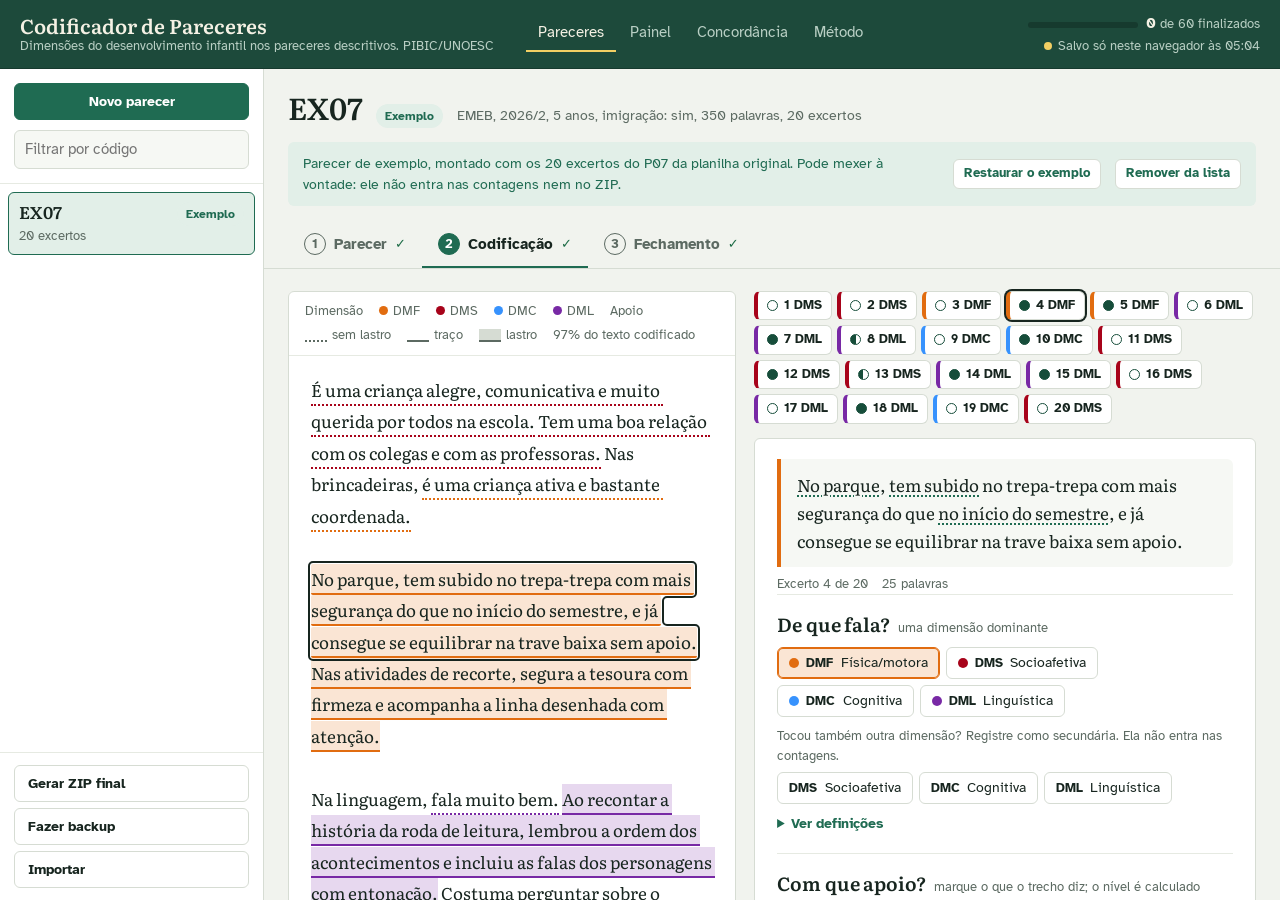
<file: index.html>
<!DOCTYPE html>
<html lang="pt-BR">
<head>
<meta charset="utf-8">
<meta name="viewport" content="width=device-width, initial-scale=1">
<meta name="color-scheme" content="light dark">
<title>Codificador de Pareceres PIBIC</title>
<link rel="preconnect" href="https://fonts.googleapis.com">
<link rel="preconnect" href="https://fonts.gstatic.com" crossorigin>
<link href="https://fonts.googleapis.com/css2?family=Literata:ital,wght@0,400;0,600;0,700;1,400&display=swap" rel="stylesheet">
<link href="https://fonts.googleapis.com/css2?family=Atkinson+Hyperlegible:ital,wght@0,400;0,700;1,400&display=swap" rel="stylesheet">
<style>
:root{
  /* Caderno de pesquisa em Educação: lousa verde no topo, página de leitura em serifa, anotações a lápis de cor.
     Cor = dimensão do desenvolvimento. Tinta = lastro de observação. Layout: lista de pareceres | folha de trabalho. */
  --paper:#f1f3ee; --card:#ffffff; --wash:#f6f8f4; --ink:#17251f; --ink-2:#44534b; --muted:#5c6a62; --line:#d6dcd3; --line-2:#e6eae2;
  --lousa:#1d4a3b; --lousa-2:#163a2e; --giz:#f4f1e4; --giz-2:#b9cfc4; --giz-acc:#f2cf63;
  --accent:#1f6b52; --accent-ink:#ffffff; --accent-soft:#e2efe8;
  --ok:#1c6b45; --ok-soft:#e1f1e7; --warn:#8a5300; --warn-soft:#fbeed0; --bad:#a8231c; --bad-soft:#fbe5e2;
  --dmf:#e16c10; --dmf-t:#fae5d4; --dms:#a7031a; --dms-t:#efd2d6; --dmc:#3792fd; --dmc-t:#dbebff; --dml:#7829a5; --dml-t:#e7d8ef;
  --n0:#82bb9f; --n1:#38815f; --n2:#164d3a; --n0-ink:#17251f; --n1-ink:#ffffff; --n2-ink:#ffffff; --bar:#2a7a5e;
  --f-ui:"Atkinson Hyperlegible",system-ui,-apple-system,"Segoe UI",Roboto,sans-serif;
  --f-doc:"Literata",Georgia,"Times New Roman",serif;
  --f-code:ui-monospace,"SFMono-Regular",Menlo,Consolas,monospace;
  --r:6px; --sombra:0 1px 2px rgba(23,37,31,.06),0 8px 24px rgba(23,37,31,.06);
  color-scheme:light;
}
@media (prefers-color-scheme:dark){
  :root:not([data-theme="light"]){
    --paper:#101512; --card:#19211d; --wash:#1f2924; --ink:#e8ede9; --ink-2:#c2ccc5; --muted:#98a69e; --line:#303b35; --line-2:#262f2a;
    --lousa:#143327; --lousa-2:#0f271e; --giz:#f1eee0; --giz-2:#a9c0b5; --giz-acc:#f0cd62;
    --accent:#6fc7a4; --accent-ink:#0b1410; --accent-soft:#1c392e;
    --ok:#7fd0a3; --ok-soft:#16301f; --warn:#e8b860; --warn-soft:#3a2d10; --bad:#f28d83; --bad-soft:#421c19;
    --dmf:#ac5107; --dmf-t:#452f16; --dms:#ef546c; --dms-t:#593035; --dmc:#0374b7; --dmc-t:#123a4b; --dml:#9477fc; --dml-t:#3e3b60;
    --n0:#35634f; --n1:#57a583; --n2:#9be3c3; --n0-ink:#e8ede9; --n1-ink:#0b1410; --n2-ink:#0b1410; --bar:#57a583;
    --sombra:0 1px 2px rgba(0,0,0,.3),0 8px 24px rgba(0,0,0,.3);
    color-scheme:dark;
  }
}
:root[data-theme="dark"]{
  --paper:#101512; --card:#19211d; --wash:#1f2924; --ink:#e8ede9; --ink-2:#c2ccc5; --muted:#98a69e; --line:#303b35; --line-2:#262f2a;
  --lousa:#143327; --lousa-2:#0f271e; --giz:#f1eee0; --giz-2:#a9c0b5; --giz-acc:#f0cd62;
  --accent:#6fc7a4; --accent-ink:#0b1410; --accent-soft:#1c392e;
  --ok:#7fd0a3; --ok-soft:#16301f; --warn:#e8b860; --warn-soft:#3a2d10; --bad:#f28d83; --bad-soft:#421c19;
  --dmf:#ac5107; --dmf-t:#452f16; --dms:#ef546c; --dms-t:#593035; --dmc:#0374b7; --dmc-t:#123a4b; --dml:#9477fc; --dml-t:#3e3b60;
  --n0:#35634f; --n1:#57a583; --n2:#9be3c3; --n0-ink:#e8ede9; --n1-ink:#0b1410; --n2-ink:#0b1410; --bar:#57a583;
  --sombra:0 1px 2px rgba(0,0,0,.3),0 8px 24px rgba(0,0,0,.3);
  color-scheme:dark;
}

*{box-sizing:border-box}
html,body{height:100%;margin:0}
body{background:var(--paper);color:var(--ink);font:15px/1.5 var(--f-ui);-webkit-text-size-adjust:100%}
button,input,select,textarea{font:inherit;color:inherit}
button{cursor:pointer}
h1,h2,h3,h4,p{margin:0}
h1,h2,h3{font-family:var(--f-doc);font-weight:600;text-wrap:balance;letter-spacing:-.005em}
a{color:inherit}
:focus-visible{outline:2px solid var(--accent);outline-offset:2px;border-radius:3px}
.lousa :focus-visible{outline-color:var(--giz-acc)}
[hidden]{display:none!important}
.sr{position:absolute;width:1px;height:1px;overflow:hidden;clip:rect(0 0 0 0);white-space:nowrap}
.muted{color:var(--muted)} .peq{font-size:13px} .num{font-variant-numeric:tabular-nums}
.cod{font-weight:700;letter-spacing:.01em;white-space:nowrap}

/* ---------- estrutura ---------- */
.app{display:grid;grid-template-rows:auto 1fr;height:100%}
.lousa{background:var(--lousa);color:var(--giz);display:grid;grid-template-columns:minmax(0,auto) minmax(0,1fr) auto;align-items:center;gap:6px 32px;padding:12px 20px;border-bottom:1px solid var(--lousa-2)}
.marca{display:flex;flex-direction:column;min-width:0}
.marca b{font:600 20px/1.2 var(--f-doc)}
.marca span{font-size:12.5px;color:var(--giz-2)}
.vistas{display:flex;gap:2px;flex-wrap:wrap}
.vistas a{padding:6px 12px;text-decoration:none;color:var(--giz-2);border-bottom:2px solid transparent;font-size:14.5px}
.vistas a:hover{color:var(--giz)}
.vistas a[aria-current="page"]{color:var(--giz);border-bottom-color:var(--giz-acc)}
.estado{display:flex;flex-direction:column;align-items:flex-end;gap:2px;font-size:13px;color:var(--giz-2);white-space:nowrap}
.estado b{color:var(--giz);font-size:15px}
.trilho{display:inline-block;width:110px;height:6px;border-radius:99px;background:var(--lousa-2);vertical-align:middle;margin-right:8px;overflow:hidden}
.trilho i{display:block;height:100%;background:var(--giz-acc);border-radius:99px}
.guarda{display:inline-flex;align-items:center;gap:6px}
.guarda::before{content:"";width:8px;height:8px;border-radius:50%;background:var(--giz-2)}
.guarda.conta::before{background:#8fe0b8} .guarda.local::before{background:var(--giz-acc)} .guarda.sem::before{background:#ff9d92}

.corpo{min-height:0;overflow:auto}
.corpo.duas{display:grid;grid-template-columns:264px minmax(0,1fr);overflow:hidden}
.coluna{max-width:1080px;margin:0 auto;padding:28px 20px 64px;display:grid;gap:28px}
.coluna.leitura{max-width:820px}
.carregando{display:grid;place-items:center;height:100%;color:var(--muted)}

/* ---------- botões, rótulos ---------- */
.btn{display:inline-flex;align-items:center;justify-content:center;gap:6px;padding:7px 13px;border-radius:var(--r);border:1px solid var(--line);background:var(--card);font-weight:700;font-size:14px;white-space:nowrap;text-decoration:none}
.btn:hover{border-color:var(--accent)}
.btn.pri{background:var(--accent);border-color:var(--accent);color:var(--accent-ink)}
.btn.pri:hover{filter:brightness(1.08)}
.btn.leve{background:none;border-color:transparent;color:var(--accent);padding-inline:6px}
.btn.leve:hover{text-decoration:underline}
.btn.perigo{color:var(--bad)} .btn.perigo:hover{border-color:var(--bad)}
.btn.p{padding:4px 10px;font-size:13px}
.btn[disabled]{opacity:.45;cursor:not-allowed}
.selo{display:inline-flex;align-items:center;gap:5px;font-size:12px;font-weight:700;padding:2px 8px;border-radius:99px;white-space:nowrap;border:1px solid transparent}
.selo.rasc{background:var(--warn-soft);color:var(--warn)}
.selo.fin{background:var(--ok-soft);color:var(--ok)}
.selo.hist{background:var(--wash);color:var(--muted);border-color:var(--line)}
.selo.demo{background:var(--accent-soft);color:var(--accent)}
.selo.falta{background:var(--bad-soft);color:var(--bad)}

/* ---------- lista de pareceres ---------- */
aside.lista{background:var(--card);border-right:1px solid var(--line);display:grid;grid-template-rows:auto 1fr auto;min-height:0}
.lista .topo{padding:14px;display:grid;gap:10px;border-bottom:1px solid var(--line-2)}
.lista input{width:100%;padding:7px 10px;border:1px solid var(--line);border-radius:var(--r);background:var(--wash)}
.itens{overflow:auto;padding:8px;display:grid;gap:2px;align-content:start}
.item{display:grid;grid-template-columns:1fr auto;gap:1px 8px;padding:9px 10px;border-radius:var(--r);border:1px solid transparent;background:none;text-align:left;width:100%}
.item:hover{background:var(--wash)}
.item[aria-current="true"]{background:var(--accent-soft);border-color:var(--accent)}
.item .c{font:600 17px/1.2 var(--f-doc)}
.item .m{grid-column:1/-1;font-size:12.5px;color:var(--muted)}
.lista .pe{padding:12px 14px;border-top:1px solid var(--line-2);display:grid;gap:6px}
.lista .pe .btn{justify-content:flex-start}
.lista .pe p{font-size:12.5px;color:var(--muted)}

/* ---------- folha de trabalho ---------- */
main.folha{overflow:auto;min-height:0}
.vazio{max-width:560px;margin:72px auto;padding:0 20px;display:grid;gap:14px}
.cab{display:flex;flex-wrap:wrap;align-items:baseline;gap:6px 14px;padding:22px 24px 0}
.cab h1{font-size:30px;line-height:1.1}
.cab .meta{color:var(--muted);font-size:14px}
.aviso{margin:14px 24px 0;padding:10px 14px;border-radius:var(--r);display:flex;flex-wrap:wrap;gap:8px 14px;align-items:center;font-size:14px;border:1px solid transparent}
.aviso.fin{background:var(--ok-soft);color:var(--ok)}
.aviso.hist{background:var(--wash);color:var(--muted);border-color:var(--line)}
.aviso.demo{background:var(--accent-soft);color:var(--accent)}
.aviso.alerta{background:var(--warn-soft);color:var(--warn)}
.aviso .dito{flex:1 1 320px;min-width:0}
.aviso .btn{margin-left:auto}
.aviso .btn + .btn{margin-left:0}
.passos li{display:flex}
.passos{display:flex;gap:0;padding:18px 24px 0;margin:0;list-style:none;border-bottom:1px solid var(--line);overflow-x:auto}
.passo{display:flex;align-items:center;gap:8px;padding:9px 16px 10px;border:none;background:none;color:var(--muted);border-bottom:3px solid transparent;margin-bottom:-1px;white-space:nowrap;font-weight:700}
.passo .n{display:inline-grid;place-items:center;width:22px;height:22px;border-radius:50%;border:1.5px solid currentColor;font-size:12.5px}
.passo[aria-current="step"]{color:var(--ink);border-bottom-color:var(--accent)}
.passo[aria-current="step"] .n{background:var(--accent);border-color:var(--accent);color:var(--accent-ink)}
.passo .ok{color:var(--ok);font-size:13px} .passo .pend{font-size:12px;padding:0 7px;border-radius:99px;background:var(--bad-soft);color:var(--bad)}
.area{padding:22px 24px 56px}
.ficha{background:var(--card);border:1px solid var(--line);border-radius:var(--r);padding:18px 20px}
.pilha{display:grid;gap:18px}
.g2{display:grid;grid-template-columns:minmax(260px,1fr) minmax(320px,1.6fr);gap:18px;align-items:start}
.campo{display:grid;gap:6px}
.campo > label,.rot{font-size:13px;font-weight:700;color:var(--ink-2)}
.campo .dica,.dica{font-size:13px;color:var(--muted)}
.fixo{padding:7px 10px;border-radius:var(--r);background:var(--wash);border:1px dashed var(--line);font-weight:700}
textarea,.inp{width:100%;padding:9px 11px;border:1px solid var(--line);border-radius:var(--r);background:var(--card);resize:vertical}
textarea.doc{font:17px/1.7 var(--f-doc);min-height:300px}
.docver{font:17px/1.7 var(--f-doc);white-space:pre-wrap;overflow:auto;max-height:420px;padding:14px 18px;border:1px solid var(--line-2);border-radius:var(--r);background:var(--wash)}
.linha{display:flex;flex-wrap:wrap;gap:8px;align-items:center}
.chk{display:flex;gap:9px;align-items:flex-start;font-size:14px}
.chk input{margin-top:3px;width:16px;height:16px;accent-color:var(--accent)}

/* fichas de escolha */
.chips{display:flex;flex-wrap:wrap;gap:6px}
.chip{display:inline-flex;align-items:center;gap:7px;padding:6px 11px;border-radius:var(--r);border:1px solid var(--line);background:var(--card);font-size:14px;line-height:1.3;text-align:left}
.chip:hover{border-color:var(--accent)}
.chip .cod{font-size:13px}
.chip[aria-pressed="true"]{background:var(--accent-soft);border-color:var(--accent);box-shadow:inset 0 0 0 1px var(--accent)}
.chip[aria-pressed="true"]::before{content:"✓";font-weight:700;color:var(--accent)}
.chip.sug{border-style:dashed;border-color:var(--accent)}
.chip[disabled]{cursor:default;opacity:.92} .chip[disabled]:hover{border-color:var(--line)} .chip[aria-pressed="true"][disabled]:hover{border-color:var(--accent)}
.chip.dim .pt{width:10px;height:10px;border-radius:50%;background:var(--d)}
.chip.dim[aria-pressed="true"]{background:var(--dt);border-color:var(--d);box-shadow:inset 0 0 0 1px var(--d)}
.chip.dim[aria-pressed="true"]::before{content:none}
.chip.alerta[aria-pressed="true"]{background:var(--warn-soft);border-color:var(--warn);box-shadow:inset 0 0 0 1px var(--warn)}
.chip.alerta[aria-pressed="true"]::before{color:var(--warn)}
.DMF{--d:var(--dmf);--dt:var(--dmf-t)} .DMS{--d:var(--dms);--dt:var(--dms-t)} .DMC{--d:var(--dmc);--dt:var(--dmc-t)} .DML{--d:var(--dml);--dt:var(--dml-t)}
details.ajuda{font-size:13.5px}
details.ajuda > summary{cursor:pointer;color:var(--accent);font-weight:700;width:max-content;list-style-position:inside}
details.ajuda dl{margin:8px 0 0;display:grid;gap:8px}
details.ajuda dt{font-weight:700}
details.ajuda dd{margin:0;color:var(--ink-2)}
details.ajuda dd i{font-family:var(--f-doc);color:var(--muted)}

/* ---------- codificação ---------- */
.cod2{display:grid;grid-template-columns:minmax(300px,1fr) minmax(380px,1.12fr);gap:18px;align-items:start}
.fonte{position:sticky;top:0;display:grid;grid-template-rows:auto 1fr auto;max-height:calc(100vh - 230px);min-height:340px;background:var(--card);border:1px solid var(--line);border-radius:var(--r);overflow:hidden}
.fonte .leg{display:flex;flex-wrap:wrap;gap:6px 16px;align-items:center;padding:10px 16px;border-bottom:1px solid var(--line-2);font-size:12.5px;color:var(--muted)}
.fonte .leg span{display:inline-flex;align-items:center;gap:5px;white-space:nowrap}
.leg .pt{width:9px;height:9px;border-radius:50%;background:var(--d)}
.leg .am{display:inline-block;width:22px;height:13px;border-bottom:2px solid var(--muted)}
.leg .am.n0{border-bottom-style:dotted} .leg .am.n2{background:var(--line)}
.texto{overflow:auto;padding:18px 22px;font:17px/1.85 var(--f-doc);white-space:pre-wrap;overflow-wrap:break-word}
.texto mark{color:inherit;background:none;cursor:pointer;padding:2px 0;border-bottom:2px solid var(--d,var(--muted));-webkit-box-decoration-break:clone;box-decoration-break:clone}
.texto mark.n0{border-bottom-style:dotted}
.texto mark.n2{background:var(--dt)}
.texto mark.sd{border-bottom:2px dashed var(--muted)}
.texto mark.at{outline:2px solid var(--ink);outline-offset:1px;border-radius:2px}
.selbar{display:flex;align-items:center;justify-content:space-between;gap:10px;flex-wrap:wrap;padding:10px 16px;border-top:1px solid var(--line-2);background:var(--wash);font-size:13.5px}
.tira{display:flex;flex-wrap:wrap;gap:5px;margin-bottom:14px}
.exb{display:inline-flex;align-items:center;gap:6px;padding:4px 9px;border-radius:var(--r);border:1px solid var(--line);background:var(--card);font-size:13px;font-weight:700;border-left:4px solid var(--d,var(--line))}
.exb[aria-current="true"]{box-shadow:0 0 0 2px var(--ink)}
.exb.err{border-color:var(--bad);color:var(--bad)}
.gl{display:inline-block;width:11px;height:11px;border-radius:50%;border:1.5px solid var(--n2);flex:none}
.gl.Traco{background:linear-gradient(90deg,var(--n2) 50%,transparent 50%)} .gl.Lastro{background:var(--n2)}
.editor{background:var(--card);border:1px solid var(--line);border-radius:var(--r);padding:20px 22px;display:grid;gap:0}
blockquote.lit{margin:0;padding:12px 16px;border-left:4px solid var(--d,var(--line));background:var(--wash);font:17px/1.65 var(--f-doc);border-radius:0 var(--r) var(--r) 0}
blockquote.lit u{text-decoration:underline dotted var(--accent) 2px;text-underline-offset:4px}
.exmeta{display:flex;flex-wrap:wrap;gap:4px 14px;align-items:center;font-size:13px;color:var(--muted);margin-top:8px}
.q{display:grid;gap:10px;padding:18px 0;border-top:1px solid var(--line-2)}
.q:first-of-type{border-top:none;padding-top:16px}
.q > h3{font-size:19px;line-height:1.25}
.q > h3 small{font:400 13px var(--f-ui);color:var(--muted);margin-left:8px;letter-spacing:0}
.sub{display:grid;gap:6px}
.ancoras{display:grid;grid-template-columns:repeat(4,minmax(0,1fr));gap:6px}
.anc{display:grid;gap:2px;padding:9px 10px;border-radius:var(--r);border:1.5px solid var(--line);background:var(--card);text-align:left;min-height:74px;align-content:start}
.anc:hover{border-color:var(--n1)}
.anc .cod{font-size:12.5px;color:var(--muted)}
.anc b{font-size:14.5px;line-height:1.2}
.anc span.p{font-size:12.5px;color:var(--muted);line-height:1.25}
.anc[aria-pressed="true"]{background:var(--n2);border-color:var(--n2);color:var(--n2-ink)}
.anc[aria-pressed="true"] .cod,.anc[aria-pressed="true"] span.p{color:inherit;opacity:.85}
.anc.sug{border-style:dashed;border-color:var(--n1)}
.anc[disabled]{cursor:default}
.regua{display:grid;grid-template-columns:repeat(3,1fr);gap:2px;border-radius:var(--r);overflow:hidden}
.regua div{padding:7px 12px;background:var(--wash);color:var(--muted);font-size:13px;display:flex;flex-direction:column;gap:0;border:1px solid var(--line-2);line-height:1.3}
.regua div b{font-size:14.5px}
.regua div.on{color:var(--ni);background:var(--nb);border-color:var(--nb)}
.regua .Ausencia{--nb:var(--n0);--ni:var(--n0-ink)} .regua .Traco{--nb:var(--n1);--ni:var(--n1-ink)} .regua .Lastro{--nb:var(--n2);--ni:var(--n2-ink)}
.alertas{display:grid;gap:6px}
.al{padding:8px 11px;border-radius:var(--r);font-size:13.5px;display:flex;gap:8px;align-items:baseline}
.al.e{background:var(--bad-soft);color:var(--bad)} .al.w{background:var(--warn-soft);color:var(--warn)} .al.i{background:var(--wash);color:var(--ink-2)}
.al b{white-space:nowrap}
.pe-ed{display:flex;justify-content:space-between;gap:8px;flex-wrap:wrap;padding-top:16px;border-top:1px solid var(--line-2)}

/* ---------- fechamento ---------- */
.fec{display:grid;grid-template-columns:minmax(0,1.1fr) minmax(0,1fr);gap:18px;align-items:start}
.ficha > h2{font-size:20px;margin-bottom:4px}
.ficha > h2 + .dica{margin-bottom:14px}
.bloco{display:grid;gap:8px;padding:14px 0;border-top:1px solid var(--line-2)}
.bloco:first-of-type{border-top:none;padding-top:0}
.bloco h3{font:700 14px var(--f-ui);color:var(--ink-2);letter-spacing:0}
table.t{border-collapse:collapse;width:100%;font-size:14px}
table.t th,table.t td{border-bottom:1px solid var(--line-2);padding:7px 8px;text-align:left;vertical-align:top}
table.t thead th{font-size:12.5px;color:var(--muted);font-weight:700;border-bottom-color:var(--line)}
table.t td.num,table.t th.num{text-align:right;font-variant-numeric:tabular-nums;white-space:nowrap}
table.t tr:last-child td{border-bottom:none}
.rol{overflow-x:auto}
table.calc td:first-child{width:32%;font-weight:700;color:var(--ink-2)}
ul.conf{margin:0;padding:0;list-style:none;display:grid;gap:6px}
ul.conf li{display:flex;gap:9px;align-items:baseline;font-size:14px}
ul.conf .s{font-weight:700;width:16px;flex:none}
.sim{color:var(--ok)} .nao{color:var(--bad)} .at{color:var(--warn)}
pre.json{max-height:380px;overflow:auto;background:var(--wash);border:1px solid var(--line-2);border-radius:var(--r);padding:12px;font:12px/1.5 var(--f-code);white-space:pre;margin:10px 0 0}

/* ---------- gráficos ---------- */
.seg{display:flex;gap:2px;height:28px;width:100%}
.seg.fina{height:14px}
.seg > span{display:flex;align-items:center;padding:0 8px;border-radius:4px;font-size:13px;font-weight:700;min-width:3px;overflow:visible;white-space:nowrap;background:var(--nb);color:var(--ni)}
.seg.fina > span{padding:0;border-radius:3px}
.seg > span:hover,.seg > span:focus-visible{filter:brightness(1.12)}
.seg .Ausencia,.sw.Ausencia{--nb:var(--n0);--ni:var(--n0-ink)} .seg .Traco,.sw.Traco{--nb:var(--n1);--ni:var(--n1-ink)} .seg .Lastro,.sw.Lastro{--nb:var(--n2);--ni:var(--n2-ink)}
.seg .vz{background:var(--line-2)}
.legenda{display:flex;flex-wrap:wrap;gap:6px 16px;font-size:13px;color:var(--ink-2)}
.legenda span{display:inline-flex;align-items:center;gap:6px}
.sw{display:inline-block;width:12px;height:12px;border-radius:3px;background:var(--nb)}
.linhas{display:grid;gap:8px}
.lin{display:grid;grid-template-columns:minmax(120px,220px) minmax(80px,1fr) 168px;gap:12px;align-items:center;font-size:14px}
.lin .nome{display:flex;gap:7px;align-items:center;min-width:0}
.lin .nome .pt{width:9px;height:9px;border-radius:50%;background:var(--d);flex:none}
.lin .fig{text-align:right;font-variant-numeric:tabular-nums;color:var(--ink-2);white-space:nowrap}
.trb{height:12px;border-radius:0 4px 4px 0;background:var(--line-2);position:relative;overflow:hidden}
.trb i{position:absolute;inset:0 auto 0 0;background:var(--bar);border-radius:0 4px 4px 0}
.grupo{font-size:12.5px;color:var(--muted);font-weight:700;margin-top:6px}
.kpis{display:grid;grid-template-columns:repeat(auto-fit,minmax(190px,1fr));gap:12px}
.kpi{background:var(--card);border:1px solid var(--line);border-radius:var(--r);padding:14px 16px;display:grid;gap:2px}
.kpi b{font-size:30px;line-height:1.15;font-weight:700}
.kpi.um b{font-size:48px}
.kpi span{font-size:13.5px;color:var(--ink-2)}
.kpi small{font-size:12.5px;color:var(--muted)}
figure.fig{margin:0;background:var(--card);border:1px solid var(--line);border-radius:var(--r);padding:20px 22px;display:grid;gap:14px}
figure.fig figcaption{display:grid;gap:4px}
figure.fig figcaption h2{font-size:22px}
figure.fig figcaption p{color:var(--ink-2);max-width:70ch}
figure.fig figcaption .ref{font-size:12.5px;color:var(--muted)}
figure.fig h3{font:700 14px var(--f-ui);color:var(--ink-2);letter-spacing:0;margin-top:4px}
details.nums > summary{cursor:pointer;color:var(--accent);font-weight:700;font-size:13.5px;width:max-content}
.faixa{padding:12px 16px;border-radius:var(--r);background:var(--accent-soft);color:var(--accent);font-size:14px}
.titulo-vista{display:grid;gap:6px}
.titulo-vista h1{font-size:30px}
.titulo-vista p{color:var(--ink-2);max-width:72ch}

/* ---------- concordância ---------- */
.conc{display:grid;grid-template-columns:minmax(260px,340px) minmax(0,1fr);gap:18px;align-items:start}
.kap{display:inline-flex;align-items:center;gap:8px}
.kap .tr{width:70px;height:8px;border-radius:99px;background:var(--line-2);overflow:hidden}
.kap .tr i{display:block;height:100%;background:var(--bar)}
.div{display:grid;gap:10px}
.dv{border:1px solid var(--line-2);border-radius:var(--r);padding:12px 14px;display:grid;gap:8px}
.dv q{font:16px/1.55 var(--f-doc);quotes:"«" "»"}
.dv .par{display:grid;grid-template-columns:1fr 1fr;gap:10px;font-size:13.5px}
.dv .par div{padding:8px 10px;border-radius:var(--r);background:var(--wash)}
.dv .par b{display:block;font-size:12.5px;color:var(--muted)}
.dv .dif{font-weight:700}

/* ---------- método ---------- */
.leitura h2{font-size:23px;margin-bottom:8px}
.leitura p{max-width:68ch}
.leitura section{display:grid;gap:10px}
.perg{display:grid;gap:0;border:1px solid var(--line);border-radius:var(--r);background:var(--card);overflow:hidden}
.perg > div{display:grid;grid-template-columns:minmax(150px,1fr) minmax(0,1.5fr) minmax(0,1.5fr);gap:14px;padding:13px 16px;border-top:1px solid var(--line-2);align-items:baseline}
.perg > div:first-child{border-top:none;background:var(--wash);font-size:12.5px;color:var(--muted);font-weight:700}
.perg h3{font-size:18px}
ol.leis{margin:0;padding:0;list-style:none;display:grid;gap:8px;counter-reset:lei}
ol.leis li{display:grid;grid-template-columns:150px 1fr;gap:14px;padding:10px 0;border-top:1px solid var(--line-2)}
ol.leis li b{font-family:var(--f-doc);font-size:16.5px;font-weight:600}
details.livro{border:1px solid var(--line);border-radius:var(--r);background:var(--card);padding:0 16px}
details.livro > summary{cursor:pointer;padding:12px 0;font-weight:700}
details.livro[open] > summary{border-bottom:1px solid var(--line-2)}
details.livro .rol{padding:6px 0 12px}
details.livro td i{font-family:var(--f-doc);color:var(--ink-2)}
ul.refs{margin:0;padding-left:18px;display:grid;gap:6px;font-size:14px;color:var(--ink-2)}

/* ---------- camadas ---------- */
.fundo{position:fixed;inset:0;background:rgba(10,18,14,.55);display:grid;place-items:center;padding:16px;z-index:30}
.modal{background:var(--card);border:1px solid var(--line);border-radius:10px;max-width:540px;width:100%;padding:22px;display:grid;gap:14px;max-height:92vh;overflow:auto;box-shadow:var(--sombra)}
.modal.larga{max-width:760px}
.modal h2{font-size:21px}
.modal .acoes{display:flex;justify-content:flex-end;gap:8px;flex-wrap:wrap}
.modal textarea.copia{font:12px/1.5 var(--f-code);min-height:220px;white-space:pre}
.aviso-flutuante{position:fixed;bottom:18px;left:50%;transform:translateX(-50%);background:var(--ink);color:var(--paper);padding:10px 16px;border-radius:8px;font-size:14px;z-index:40;max-width:92vw;box-shadow:var(--sombra)}
.dica-flutuante{position:fixed;z-index:50;background:var(--ink);color:var(--paper);padding:6px 10px;border-radius:6px;font-size:13px;pointer-events:none;max-width:280px;line-height:1.35}
.dica-flutuante b{font-size:14px}

/* ---------- telas estreitas ---------- */
@media (max-width:1040px){
  .cod2,.fec,.g2,.conc{grid-template-columns:minmax(0,1fr)}
  .fonte{position:static;max-height:none}
  .texto{max-height:46vh}
  .ancoras{grid-template-columns:repeat(2,minmax(0,1fr))}
}
@media (max-width:1100px){
  .lousa{grid-template-columns:minmax(0,1fr) auto}
  .estado{grid-column:1/-1;flex-direction:row;flex-wrap:wrap;align-items:center;gap:4px 16px;white-space:normal}
}
@media (max-width:820px){
  html,body{height:auto}
  .app{display:block;height:auto;min-height:100vh}
  .lousa{grid-template-columns:minmax(0,1fr)}
  .vistas{margin-left:-12px}
  .corpo,.corpo.duas{display:block;overflow:visible}
  aside.lista{display:block;border-right:none;border-bottom:1px solid var(--line)}
  .itens{max-height:168px}
  .lista .pe{display:flex;flex-wrap:wrap}
  .lista .pe .btn{flex:1 1 auto;justify-content:center}
  main.folha{overflow:visible}
  .cab,.passos{padding-inline:16px} .area{padding:18px 16px 48px} .aviso{margin-inline:16px}
  .q > h3 small{display:block;margin:2px 0 0}
  .perg > div{grid-template-columns:minmax(0,1fr);gap:4px}
  .perg > div:first-child{display:none}
  ol.leis li{grid-template-columns:minmax(0,1fr);gap:2px}
  .lin{grid-template-columns:minmax(0,1fr) auto;gap:4px 12px} .lin .trb,.lin .seg{grid-column:1/-1;order:3}
  .dv .par{grid-template-columns:minmax(0,1fr)}
}
@media (prefers-reduced-motion:no-preference){
  .anc,.regua div,.chip{transition:background-color .12s,border-color .12s,color .12s}
}

</style>
</head>
<body>
<div class="app">
  <header class="lousa">
    <div class="marca"><b>Codificador de Pareceres</b><span>Dimensões do desenvolvimento infantil nos pareceres descritivos. PIBIC/UNOESC</span></div>
    <nav class="vistas" aria-label="Seções">
      <a href="#pareceres" data-vista="pareceres">Pareceres</a>
      <a href="#painel" data-vista="painel">Painel</a>
      <a href="#concordancia" data-vista="conc">Concordância</a>
      <a href="#metodo" data-vista="metodo">Método</a>
    </nav>
    <div class="estado"><span id="prog"></span><span class="guarda" id="guarda">Conectando…</span></div>
  </header>
  <div class="corpo" id="corpo"></div>
</div>
<div id="modalRaiz"></div>
<div id="avisoRaiz" aria-live="polite"></div>
<div id="dicaRaiz"></div>
<script>
"use strict";
/* ======================= SEÇÃO 01 · configuração e livro de códigos ======================= */
/* =====================================================================
   Codificador de Pareceres — PIBIC/UNOESC
   Instrumento de análise de conteúdo (Bardin) para pareceres descritivos.
   Página única, sem dependências. Os dados ficam na conta de quem codifica.
   ===================================================================== */

const APP = {
  nome: "Codificador de Pareceres",
  versao: "1.0.1-piloto",
  schema: "pibic-pareceres/2.0",
  modelo: 4,                       // versão das regras e do formato dos dados
  total: 60,                       // pareceres previstos no corpus
  projeto: "Dimensões do desenvolvimento infantil nos pareceres descritivos: análise documental na pré-escola",
  livro: "Livro de Códigos, revisão de 13/11/2026"
};
const PREFIXO_LS = "pibic:";       // armazenamento local, uma chave por parecer
const CHAVE_LS_ANTIGA = "pibic_pareceres_v1";
const LIMITE_PALAVRAS_EXCERTO = 60; // acima disso, o instrumento sugere recortar

/* ---------- Identificação do parecer (valores da planilha original) ---------- */
const IDENT = [
  { f: "tipo_instituicao", rot: "Tipo de instituição", op: [["EMEB", "EMEB"], ["CMEI", "CMEI"]] },
  { f: "semestre", rot: "Semestre", op: [["2026/2", "2026/2"], ["2027/1", "2027/1"]] },
  { f: "idade", rot: "Idade da criança", op: [["4", "4 anos"], ["5", "5 anos"]] },
  { f: "imigracao", rot: "Imigração", op: [["Sim", "Sim"], ["Nao", "Não"], ["Nao informado", "Não informado"]] }
];
const rotIdent = (f, v) => { const g = IDENT.find(x => x.f === f); const o = g && g.op.find(x => x[0] === String(v)); return o ? o[1] : String(v || ""); };

/* ---------- Livro de códigos ---------- */
const DIMS = [
  { c: "DMF", n: "Física/motora", d: "Corpo, movimento, controle motor, coordenação, equilíbrio, autonomia em ações corporais.", ex: "No parque, tem subido no trepa-trepa com mais segurança do que no início do semestre." },
  { c: "DMS", n: "Socioafetiva", d: "Relações da criança com os outros e com ela mesma: amizade, cooperação, conflito, autonomia, expressão de sentimentos, regras de convivência.", ex: "Nas atividades em pequenos grupos, tem procurado os colegas para dividir os materiais e espera a sua vez de falar." },
  { c: "DMC", n: "Cognitiva", d: "Como a criança pensa, resolve problemas, compreende o mundo, faz hipóteses, memoriza, classifica, conta, estabelece relações.", ex: "Ao montar a torre com blocos, testou várias formas de encaixe até conseguir que ficasse em pé, e explicou aos colegas como fez." },
  { c: "DML", n: "Linguística", d: "Fala, escuta, narrativa, vocabulário, argumentação, compreensão da língua, escrita, leitura, expressão por linguagens.", ex: "Ao recontar a história da roda, lembrou a ordem dos acontecimentos e incluiu falas dos personagens." }
];
const DIREITOS = [
  { c: "DCon", n: "Conviver", d: "Relação com colegas e adultos, regras de convivência, cuidado com o outro.", ex: "Nas brincadeiras de faz de conta, dividiu o papel de mãe com a colega." },
  { c: "DBri", n: "Brincar", d: "Brincadeira, jogo, faz de conta, imaginação.", ex: "Na casinha, criou uma história em que a boneca ia ao médico." },
  { c: "DPar", n: "Participar", d: "Envolvimento nas atividades coletivas, roda, projetos, decisões do grupo.", ex: "Na roda de conversa, pediu a palavra para contar o que viu no caminho para a escola." },
  { c: "DExp", n: "Explorar", d: "Curiosidade, investigação, manuseio de materiais, descoberta. Não confundir com DExpr.", ex: "No pátio, recolheu folhas diferentes e comparou tamanhos." },
  { c: "DExpr", n: "Expressar", d: "Expressão por linguagens: fala, desenho, música, corpo, dramatização. Não confundir com DExp.", ex: "Desenhou a família e explicou cada personagem ao mostrar aos colegas." },
  { c: "DConh", n: "Conhecer-se", d: "Identidade, reconhecimento de si, do próprio corpo, das preferências, autonomia. Não confundir com DCon.", ex: "Ao se olhar no espelho, disse que agora consegue pentear o próprio cabelo." }
];
const CAMPOS = [
  { c: "EO", n: "O eu, o outro e o nós", d: "Convivência, identidade, relações, pertencimento.", ex: "Falou sobre a família que chegou de outro país e comparou com a dos colegas." },
  { c: "CG", n: "Corpo, gestos e movimentos", d: "Movimento, corpo, dança, expressão corporal.", ex: "Na atividade de música, acompanhou o ritmo com o corpo." },
  { c: "TS", n: "Traços, sons, cores e formas", d: "Arte, desenho, pintura, música, materiais expressivos.", ex: "Experimentou misturar tintas e nomeou as cores que apareceram." },
  { c: "EF", n: "Escuta, fala, pensamento e imaginação", d: "Linguagem oral, narrativa, escuta, imaginação.", ex: "Ouviu a história e comentou o que achou do final." },
  { c: "ET", n: "Espaços, tempos, quantidades, relações e transformações", d: "Noções matemáticas, tempo, espaço, comparações, natureza.", ex: "Organizou os brinquedos por tamanho ao arrumar a sala." }
];
const MATRIZ = [
  { c: "PMon", n: "Monitoramento", d: "Acompanhamento ao longo do tempo, progressão, retomada de observações anteriores.", ex: "Comparando com o bimestre anterior, tem avançado na espera pela vez." },
  { c: "PDoc", n: "Documentação", d: "Registro pedagógico organizado, com descrição de situações e evidências.", ex: "Registramos que, na atividade de culinária, mediu os ingredientes com apoio da professora." },
  { c: "PCom", n: "Comunicação", d: "Comunicação à família sobre o percurso da criança, com linguagem acessível.", ex: "Conversamos com a família sobre esse avanço na fala." },
  { c: "PDia", n: "Diálogo", d: "Escuta da criança, participação dela nas decisões ou na avaliação.", ex: "A criança escolheu o que queria mostrar no portfólio." }
];
/* Âncoras de observação: as quatro marcas que definem o nível do registro */
const ANCORAS = [
  { c: "M1", n: "Situação", nome: "Ancoragem situacional", p: "Em que situação?", d: "O trecho remete a uma situação, atividade, rotina ou momento identificável.", ind: "durante, na roda, no parque, na atividade de, quando, ao, no momento em que" },
  { c: "M2", n: "Tempo", nome: "Ancoragem temporal", p: "Quando, ou desde quando?", d: "O trecho indica período ou progressão.", ind: "neste semestre, desde o início do ano, nas últimas semanas, passou a, tem avançado em, inicialmente… atualmente" },
  { c: "M3", n: "Observação declarada", nome: "Base em observação declarada", p: "Diz que foi observado?", d: "O texto assume a origem observacional do que afirma.", ind: "observamos que, tem sido possível perceber, nas situações observadas, registramos que, chama a atenção que" },
  { c: "M4", n: "Processo", nome: "Descrição de processo", p: "Como a criança faz?", d: "O trecho descreve como a criança faz, e não apenas o que ela é.", ind: "vem construindo, tem experimentado, vem demonstrando; verbo de ação com objeto ou finalidade" }
];
const ROTULO = { c: "M5", n: "Rótulo", nome: "Vocabulário rotulador", d: "Adjetivo fixo que nomeia um suposto atributo interno, em vez de descrever comportamento observável. Não altera o nível do registro.", ind: "imaturo, carente, agressivo, desatento, preguiçoso, esperto, acanhada, agitado, sem limites, difícil, atrasado" };
const ANC = ANCORAS.map(a => a.c);
const MARCAS_VALIDAS = [...ANC, ROTULO.c];

/* Categorias emergentes. Os valores gravados são os da planilha original. */
const NM = "NAO_MENCIONADO";
const EMERG = [
  { f: "esp_nivel", c: "ESP", n: "Escolarização precoce", d: "O trecho trata a criança de 4 ou 5 anos com a lógica do Ensino Fundamental, antecipando alfabetização e cobrando prontidão.",
    niveis: [
      { v: "Nivel 2 - Indicio parcial", n: "Indício parcial", d: "Aparece um elemento isolado, que não é o foco do trecho.", ex: "Reconhece algumas letras do próprio nome." },
      { v: "Nivel 3 - Presente e central", n: "Presente e central", d: "A expectativa de prontidão organiza o registro.", ex: "Já está pronta para o primeiro ano, pois conhece todas as letras e conta até 20." }
    ], misto: null },
  { f: "blg_nivel", c: "BLG", n: "Barreira linguística", d: "O trecho trata da língua da criança imigrante.",
    niveis: [
      { v: "Nivel 2 - Registro deficitario", n: "Registro deficitário", d: "A barreira aparece como falta, limite ou atraso, sem contexto de aprendizagem.", ex: "Não fala nada." },
      { v: "Nivel 3 - Registro sensivel", n: "Registro sensível", d: "A barreira aparece situada, com estratégias de comunicação, repertório ou avanços.", ex: "Aponta e pede ajuda às professoras quando não sabe uma palavra." }
    ], misto: "Niveis 2 e 3 - Registro misto" },
  { f: "acu_nivel", c: "ACU", n: "Acolhimento cultural", d: "O trecho reconhece a bagagem cultural da criança e da família.",
    niveis: [
      { v: "Nivel 2 - Registro estereotipado", n: "Registro estereotipado", d: "A cultura aparece como curiosidade, exotismo ou generalização.", ex: "" },
      { v: "Nivel 3 - Registro sensivel", n: "Registro sensível", d: "A cultura aparece como repertório da criança, com valor pedagógico.", ex: "Em casa, a família fala espanhol." }
    ], misto: "Niveis 2 e 3 - Registro misto" }
];
const rotEmerg = (g, v) => v === NM || !v ? "Não mencionado" : v === g.misto ? "Registro misto" : (g.niveis.find(x => x.v === v) || { n: v }).n;

/* Nível do registro: valores gravados (planilha) e nomes exibidos */
const NIVEIS = ["Ausencia", "Traco", "Lastro"];
const ROT_NIVEL = { Ausencia: "Sem lastro", Traco: "Traço", Lastro: "Lastro" };
const ROT_PRED = { "Ausencia predominante": "Sem lastro predominante", "Traco predominante": "Traço predominante", "Lastro predominante": "Lastro predominante", "Equilibrio": "Equilíbrio", "": "Sem excertos" };

/* ---------- Sugestões por palavras indicadoras (do próprio Livro de Códigos) ----------
   São apenas sugestões: quem decide é a codificadora. */
const reInd = lista => new RegExp("(^|[^\\p{L}\\p{N}])(" + lista.join("|") + ")(?![\\p{L}\\p{N}])", "giu");
const INDICADORES = {
  M1: reInd(["durante", "na roda", "nas rodas", "no parque", "no p[aá]tio", "na casinha", "na sala", "na atividade", "nas atividades", "em atividades", "na brincadeira", "nas brincadeiras",
    "no momento em que", "na hora d[oae]", "quando", "ao\\s+(?:se\\s+)?\\p{L}+(?:ar|er|ir|or)"]),
  M2: reInd(["neste semestre", "neste bimestre", "desde o in[ií]cio(?: do ano| do semestre)?", "nas [uú]ltimas semanas", "nos [uú]ltimos meses", "passou a", "tem avan[cç]ado", "vem avan[cç]ando",
    "inicialmente", "atualmente", "no in[ií]cio do (?:semestre|ano)", "bimestre anterior", "semestre anterior", "ao longo do (?:semestre|ano)"]),
  M3: reInd(["observamos(?: que)?", "tem sido poss[ií]vel perceber", "nas situa[cç][oõ]es observadas", "registramos(?: que)?", "chama a aten[cç][aã]o(?: que)?", "percebemos(?: que)?", "notamos(?: que)?"]),
  M4: reInd(["(?:vem|v[eê]m|tem|t[eê]m)\\s+(?:se\\s+)?\\p{L}+(?:ado|ido|ando|endo|indo)"]),
  M5: reInd(["imatur[oa]s?(?: para a idade)?", "carentes?", "agressiv[oa]s?", "desatent[oa]s?", "pregui[cç]os[oa]s?", "espert[oa]s?", "acanhad[oa]s?", "agitad[oa]s?", "sem limites", "dif[ií]cil", "dif[ií]ceis",
    "problemas? de comportamento", "atrasad[oa]s?", "t[ií]mid[oa]s?", "caprichos[oa]s?", "lent[oa]s?", "inteligentes?", "querid[oa]s?", "carinhos[oa]s?", "ativ[oa]s?", "coordenad[oa]s?", "atent[oa]s?",
    "alegres?", "comunicativ[oa]s?", "esfor[cç]ad[oa]s?", "bom comportamento", "boa rela[cç][aã]o", "bom desenvolvimento", "fala muito bem", "boa fala", "comunica-se bem", "compreende bem"])
};

/* ---------- Referências citadas no instrumento ---------- */
const REFERENCIAS = [
  "Bardin, L. Análise de conteúdo. (Edição adotada no projeto.)",
  "Brasil. Ministério da Educação. Base Nacional Comum Curricular: Educação Infantil (direitos de aprendizagem e campos de experiências).",
  "Cohen, J. (1960). A coefficient of agreement for nominal scales. Educational and Psychological Measurement, 20(1), 37–46.",
  "Landis, J. R.; Koch, G. G. (1977). The measurement of observer agreement for categorical data. Biometrics, 33(1), 159–174."
];


/* ======================= SEÇÃO 02 · utilidades ======================= */
/* ---------- utilidades ---------- */
const $ = s => document.querySelector(s);
const esc = s => String(s ?? "").replace(/[&<>"']/g, c => ({ "&": "&amp;", "<": "&lt;", ">": "&gt;", '"': "&quot;", "'": "&#39;" }[c]));
const uid = () => "k" + Date.now().toString(36) + Math.random().toString(36).slice(2, 8);
const agora = () => new Date().toISOString();
/* Carimbo de alteração: a hora de agora, mas sempre depois do carimbo anterior. Assim uma alteração feita aqui nunca perde
   para a cópia que ela alterou, mesmo que o relógio de outro aparelho esteja adiantado. */
const depoisDe = antes => { const a = agora(); return antes && antes >= a ? new Date(Date.parse(antes) + 1).toISOString() : a; };
const palavras = t => (String(t || "").trim().match(/\S+/g) || []).length;
const copia = o => JSON.parse(JSON.stringify(o));
const zeros = (n, w = 2) => String(n).padStart(w, "0");
const pl = (n, um, varios) => `${n} ${n === 1 ? um : varios}`;
const pct = (a, b) => b ? Math.round(100 * a / b) : 0;
const pctTxt = (a, b) => b ? pct(a, b) + "%" : "—";
const dataHora = iso => { try { return new Date(iso).toLocaleString("pt-BR", { dateStyle: "short", timeStyle: "short" }); } catch (e) { return iso || ""; } };
const carimbo = () => { const d = new Date(); return `${d.getFullYear()}${zeros(d.getMonth() + 1)}${zeros(d.getDate())}`; };
const ehLetra = ch => !!ch && /[\p{L}\p{N}]/u.test(ch);
const comLimite = (p, ms) => Promise.race([Promise.resolve(p), new Promise((_, rej) => setTimeout(() => rej({ code: "tempo_esgotado" }), ms))]);
const ordenaCodigo = (a, b) => String(a).localeCompare(String(b), "pt", { numeric: true });

function avisar(msg, ms = 3600) {
  const r = $("#avisoRaiz"); if (!r) return;
  r.innerHTML = `<div class="aviso-flutuante" role="status">${esc(msg)}</div>`;
  clearTimeout(avisar.t); avisar.t = setTimeout(() => { r.innerHTML = ""; }, ms);
}

/* Capacidades da plataforma (armazenamento na conta, download, segunda leitura).
   Cada uma pode faltar: a página funciona sem elas. */
const CAP = {};
function capacidade(nome) {
  if (!(nome in CAP)) {
    CAP[nome] = (window.claude && typeof window.claude.use === "function")
      ? comLimite(window.claude.use(nome), 10500).catch(() => null)
      : Promise.resolve(null);
  }
  return CAP[nome];
}

/* SHA-256 em hexadecimal; se o navegador não oferecer, usa CRC-32 (mais fraco, mas detecta alteração acidental) */
async function resumoDe(texto) {
  const bytes = new TextEncoder().encode(texto);
  try {
    const b = await crypto.subtle.digest("SHA-256", bytes);
    return "sha256:" + [...new Uint8Array(b)].map(x => x.toString(16).padStart(2, "0")).join("");
  } catch (e) {
    return "crc32:" + crc32(bytes).toString(16).padStart(8, "0");
  }
}
let TABELA_CRC = null;
function crc32(u8) {
  if (!TABELA_CRC) { TABELA_CRC = new Uint32Array(256); for (let n = 0; n < 256; n++) { let c = n; for (let k = 0; k < 8; k++) c = c & 1 ? 0xEDB88320 ^ (c >>> 1) : c >>> 1; TABELA_CRC[n] = c >>> 0; } }
  let c = 0xFFFFFFFF; for (let i = 0; i < u8.length; i++) c = TABELA_CRC[(c ^ u8[i]) & 0xFF] ^ (c >>> 8);
  return (c ^ 0xFFFFFFFF) >>> 0;
}


/* ======================= SEÇÃO 03 · modelo, lei do lastro e registro ======================= */
/* ---------- estado ---------- */
const S = {
  meta: { contador: 0, modelo: APP.modelo },
  P: {},                            // chave -> parecer (inclui marcas de exclusão)
  pronto: false,
  vista: "pareceres", sel: null, passo: "doc", ex: null, filtro: "", editTexto: false, selPend: null,
  salvoEm: null,
  conc: { chave: null, B: null, res: null, erro: "" },
  ia: { estado: "", ctl: null }
};

const todos = () => Object.values(S.P).filter(p => !p.excluido);
const reais = () => todos().filter(p => !p.demo && p.status !== "substituido");
const finalizados = () => reais().filter(p => p.status === "finalizado");
const atual = () => { const p = S.P[S.sel]; return p && !p.excluido ? p : null; };
const editavel = p => !!p && p.status === "rascunho";
const ordenados = p => [...p.excertos].sort((a, b) => a.inicio - b.inicio || a.fim - b.fim);
const numeroDe = (p, e) => ordenados(p).indexOf(e) + 1;
const maiorNumero = () => Object.values(S.P).reduce((m, p) => { const x = /^REG-(\d+)$/.exec(p.id_registro || ""); return x ? Math.max(m, +x[1]) : m; }, 0);

const codigoDe = p => String((p && p.identificacao && p.identificacao.codigo_parecer) || "").toUpperCase();
/* A identidade de um registro é o seu selo. Um registro renumerado guarda também o selo de origem. */
const selosDe = o => o ? [o.integridade && o.integridade.resumo, o.origem && o.origem.integridade].filter(Boolean) : [];
const mesmoRegistro = (a, b) => { const s = selosDe(b); return selosDe(a).some(x => s.includes(x)); };
/* Outro parecer ativo com o mesmo código (a versão que este substitui não conta) */
const outroAtivoComCodigo = p => todos().find(x => x.key !== p.key && !x.demo === !p.demo && x.status !== "substituido" && codigoDe(x) === codigoDe(p) && !(p.substitui && x.id_registro === p.substitui));

function novoParecer(codigo, demo = false) {
  return {
    key: uid(), modelo: APP.modelo, status: "rascunho", demo, versao: 1, id_registro: null, substitui: null,
    identificacao: { codigo_parecer: codigo, tipo_instituicao: "", semestre: "", idade: "", imigracao: "", anonimizado: false },
    texto_parecer: "", excertos: [],
    fechamento: { excerto_representativo: "", sintese_uma_frase: "", observacoes_gerais: "", observacoes_ausencia: "" },
    criado_em: agora(), atualizado_em: agora(), finalizado_em: null
  };
}
function novoExcerto(inicio, fim, texto) {
  return {
    k: uid(), inicio, fim, excerto_literal: texto, ancora_ok: true, dimensao_dominante: "", dimensao_secundaria: "",
    direitos: [], campos: [], categorias_matriz: [], marcas: [], esp_nivel: NM, blg_nivel: NM, acu_nivel: NM, duvida: false, observacoes: ""
  };
}
function codigoEmUso(cod, excetoChave) {
  const c = String(cod).trim().toUpperCase();
  return todos().find(p => p.key !== excetoChave && p.status !== "substituido" && p.identificacao.codigo_parecer.toUpperCase() === c);
}

/* ---------- a lei do lastro ----------
   Nível do registro = número de âncoras de observação (M1 a M4) presentes no excerto.
   0 = Ausencia (sem lastro) · 1 = Traco · 2 ou mais = Lastro.
   MC (menção com situação) = pelo menos uma âncora; MS = nenhuma. O rótulo (M5) não altera o nível. */
const nAncoras = e => ANC.reduce((a, m) => a + (e.marcas.includes(m) ? 1 : 0), 0);
const nivelPorN = n => n === 0 ? "Ausencia" : n === 1 ? "Traco" : "Lastro";
const nivelDo = e => nivelPorN(nAncoras(e));
const mcmsDo = e => nAncoras(e) ? "MC" : "MS";
const temRotulo = e => e.marcas.includes(ROTULO.c);

/* Palavras indicadoras encontradas no excerto: [{m, i, f}] */
function indicadoresNo(texto) {
  const achados = [];
  for (const [m, re] of Object.entries(INDICADORES)) {
    re.lastIndex = 0; let x;
    while ((x = re.exec(texto))) {
      const i = x.index + x[1].length; achados.push({ m, i, f: i + x[2].length });
      if (re.lastIndex === x.index) re.lastIndex++;
    }
  }
  return achados.sort((a, b) => a.i - b.i || b.f - a.f);
}
const marcasSugeridas = e => [...new Set(indicadoresNo(e.excerto_literal).map(a => a.m))].filter(m => !e.marcas.includes(m));

/* Conferência de um excerto: [tipo, mensagem]; tipo e = pendência que impede finalizar, w = alerta, i = nota */
function alertasDe(p, e) {
  const A = [];
  if (!e.ancora_ok) A.push(["e", "Trecho não localizado no texto do parecer, que foi alterado. Selecione o trecho de novo e use Ajustar o excerto aberto, ou exclua o excerto."]);
  if (!e.dimensao_dominante) A.push(["e", "Falta a dimensão dominante."]);
  if (/n[aã]o fala nada/i.test(e.excerto_literal) && !(e.dimensao_dominante === "DML" && e.blg_nivel === EMERG[1].niveis[0].v))
    A.push(["w", "“Não fala nada”: o livro pede dimensão linguística (DML) e barreira linguística como registro deficitário."]);
  if (e.duvida && !e.observacoes.trim()) A.push(["w", "Marcado como dúvida sem explicação nas notas."]);
  if (e.direitos.includes("DExp") && e.direitos.includes("DExpr")) A.push(["i", "Explorar (DExp) e Expressar (DExpr) marcados juntos: confira se são os dois."]);
  const n = palavras(e.excerto_literal);
  if (n > LIMITE_PALAVRAS_EXCERTO) A.push(["i", `Excerto com ${n} palavras: veja se dá para recortar só o fragmento que sustenta o código.`]);
  return A;
}
const pendenciasDe = p => p.excertos.reduce((a, e) => a + alertasDe(p, e).filter(x => x[0] === "e").length, 0);

/* Tudo o que se calcula de um parecer. Nada aqui é digitado. */
function resumoDoParecer(p) {
  const ex = p.excertos, tot = ex.length;
  const niv = { Ausencia: 0, Traco: 0, Lastro: 0 }, anc = { M1: 0, M2: 0, M3: 0, M4: 0 };
  let rot = 0, duv = 0, palEx = 0;
  const porDim = {}; DIMS.forEach(d => { porDim[d.c] = { total: 0, Ausencia: 0, Traco: 0, Lastro: 0 }; });
  const tem = { dimensao: new Set(), direito: new Set(), campo: new Set(), matriz: new Set() };
  const em = {}; EMERG.forEach(g => { em[g.c] = { n2: 0, n3: 0 }; });
  for (const e of ex) {
    const nv = nivelDo(e); niv[nv]++;
    ANC.forEach(m => { if (e.marcas.includes(m)) anc[m]++; });
    if (temRotulo(e)) rot++;
    if (e.duvida) duv++;
    palEx += palavras(e.excerto_literal);
    if (porDim[e.dimensao_dominante]) { tem.dimensao.add(e.dimensao_dominante); porDim[e.dimensao_dominante].total++; porDim[e.dimensao_dominante][nv]++; }
    e.direitos.forEach(c => tem.direito.add(c)); e.campos.forEach(c => tem.campo.add(c)); e.categorias_matriz.forEach(c => tem.matriz.add(c));
    EMERG.forEach(g => { if (e[g.f] === g.niveis[0].v) em[g.c].n2++; else if (e[g.f] === g.niveis[1].v) em[g.c].n3++; });
  }
  let pred = "";
  if (tot) { pred = "Equilibrio"; for (const n of NIVEIS) if (niv[n] / tot > 0.5) pred = n + " predominante"; }
  const emNivel = {};
  EMERG.forEach(g => { const { n2, n3 } = em[g.c]; emNivel[g.f] = n2 && n3 ? (g.misto || g.niveis[1].v) : n3 ? g.niveis[1].v : n2 ? g.niveis[0].v : NM; });
  const totPal = palavras(p.texto_parecer);
  return {
    tot, niv, pred, anc, rot, duv, porDim, tem, em, emNivel, totPal,
    cobertura: totPal ? Math.min(1, palEx / totPal) : 0,
    aus: {
      dimensao: DIMS.map(d => d.c).filter(c => !tem.dimensao.has(c)),
      direito: DIREITOS.map(d => d.c).filter(c => !tem.direito.has(c)),
      campo: CAMPOS.map(d => d.c).filter(c => !tem.campo.has(c)),
      matriz: MATRIZ.map(d => d.c).filter(c => !tem.matriz.has(c))
    }
  };
}

/* O que precisa estar pronto para finalizar */
function conferencia(p) {
  const id = p.identificacao, f = p.fechamento, pend = pendenciasDe(p);
  return [
    { t: "Identificação completa", ok: IDENT.every(g => id[g.f]), passo: "doc" },
    { t: "Texto do parecer colado", ok: palavras(p.texto_parecer) > 0, passo: "doc" },
    { t: "Texto anonimizado confirmado", ok: !!id.anonimizado, passo: "doc" },
    { t: "Pelo menos um excerto codificado", ok: p.excertos.length > 0, passo: "cod" },
    { t: pend ? `Excertos sem pendências (${pl(pend, "pendência", "pendências")} agora)` : "Excertos sem pendências", ok: pend === 0, passo: "cod" },
    { t: "Excerto representativo escolhido", ok: p.excertos.some(e => e.k === f.excerto_representativo), passo: "fec" },
    { t: "Síntese em uma frase", ok: !!f.sintese_uma_frase.trim(), passo: "fec" }
  ];
}
const passoPronto = (p, passo) => conferencia(p).filter(c => c.passo === passo).every(c => c.ok);

/* ---------- registro (o JSON de um parecer) ---------- */
function registroDe(p) {
  const ex = ordenados(p), r = resumoDoParecer(p), id = p.identificacao, f = p.fechamento, cod = id.codigo_parecer;
  const idEx = i => `${cod}-E${zeros(i + 1)}`;
  const iRep = ex.findIndex(e => e.k === f.excerto_representativo);
  const emCont = {}; EMERG.forEach(g => { emCont[g.c] = { nivel_2: r.em[g.c].n2, nivel_3: r.em[g.c].n3 }; });
  return {
    schema: APP.schema,
    instrumento: {
      nome: APP.nome, versao: APP.versao, livro_de_codigos: APP.livro,
      regra_nivel_registro: "Âncoras M1 a M4 presentes no excerto: 0 = Ausencia (sem lastro), 1 = Traco, 2 ou mais = Lastro. MC = pelo menos uma âncora; MS = nenhuma. M5 (rótulo) não altera o nível.",
      regra_nivel_predominante: "Nível presente em mais da metade dos excertos; se nenhum passa da metade, Equilibrio.",
      regra_emergentes_parecer: "Nível do parecer = o que foi marcado nos excertos; ESP fica com o nível mais alto; BLG e ACU com níveis 2 e 3 no mesmo parecer ficam como registro misto."
    },
    id_registro: p.id_registro, versao: p.versao, substitui: p.substitui || null, status: p.status, exemplo: !!p.demo,
    criado_em: p.criado_em, finalizado_em: p.finalizado_em,
    parecer: {
      codigo_parecer: cod, tipo_instituicao: id.tipo_instituicao, semestre: id.semestre, idade: id.idade ? +id.idade : null, imigracao: id.imigracao,
      extensao_palavras: r.totPal, texto_anonimizado_confirmado: !!id.anonimizado, n_excertos: r.tot, cobertura_do_texto: +r.cobertura.toFixed(3),
      nivel_registro_predominante: r.pred,
      excerto_representativo: iRep >= 0 ? ex[iRep].excerto_literal : "", excerto_representativo_id: iRep >= 0 ? idEx(iRep) : "",
      sintese_uma_frase: f.sintese_uma_frase, observacoes_gerais: f.observacoes_gerais
    },
    excertos: ex.map((e, i) => ({
      id_excerto: idEx(i), codigo_parecer: cod, localizacao: `${i + 1}o excerto`, posicao: { inicio: e.inicio, fim: e.fim },
      excerto_literal: e.excerto_literal,
      dimensao_dominante: e.dimensao_dominante, dimensao_nivel: mcmsDo(e), dimensao_secundaria: e.dimensao_secundaria || null,
      marcas_presentes: MARCAS_VALIDAS.filter(m => e.marcas.includes(m)), n_ancoras: nAncoras(e), nivel_registro: nivelDo(e),
      direitos: DIREITOS.map(d => d.c).filter(c => e.direitos.includes(c)),
      campos: CAMPOS.map(d => d.c).filter(c => e.campos.includes(c)),
      categorias_matriz: MATRIZ.map(d => d.c).filter(c => e.categorias_matriz.includes(c)),
      esp_nivel: e.esp_nivel, blg_nivel: e.blg_nivel, acu_nivel: e.acu_nivel,
      duvida: !!e.duvida, observacoes: e.observacoes
    })),
    ausencias: {
      dimensao_ausente: r.aus.dimensao, direito_ausente: r.aus.direito, campo_ausente: r.aus.campo, categoria_matriz_ausente: r.aus.matriz,
      esp_nivel: r.emNivel.esp_nivel, blg_nivel: r.emNivel.blg_nivel, acu_nivel: r.emNivel.acu_nivel,
      observacoes_ausencia: f.observacoes_ausencia
    },
    contagens: {
      nivel_registro: { ...r.niv }, por_dimensao: copia(r.porDim), ancoras: { ...r.anc }, rotulo_M5: r.rot, emergentes: emCont, duvidas: r.duv
    },
    texto_parecer: p.texto_parecer
  };
}
/* Sela o registro com um resumo criptográfico do próprio conteúdo */
async function selar(o) {
  const { integridade, ...resto } = o;
  return { ...resto, integridade: { sobre: "texto JSON compacto do registro, sem o campo integridade", resumo: await resumoDe(JSON.stringify(resto)) } };
}
/* true = íntegro · false = alterado depois de gerado · null = não foi possível verificar */
async function integro(o) {
  if (!o || !o.integridade || typeof o.integridade.resumo !== "string") return false;
  const { integridade, ...resto } = o, texto = JSON.stringify(resto);
  if (integridade.resumo.startsWith("crc32:")) return ("crc32:" + crc32(new TextEncoder().encode(texto)).toString(16).padStart(8, "0")) === integridade.resumo;
  const r = await resumoDe(texto);
  return r.startsWith("sha256:") ? r === integridade.resumo : null;
}
/* Sela de novo um registro cujo número, ou a referência à versão anterior, mudou.
   O bloco origem guarda como ele foi selado da primeira vez: número, referência e selo. */
async function reRegistrar(p, id, substitui) {
  if (p.registro) {
    const { integridade, ...o } = copia(p.registro);
    if (!o.origem) o.origem = { id_registro: o.id_registro, substitui: o.substitui || null, integridade: (integridade && integridade.resumo) || null };
    o.id_registro = id; o.substitui = substitui || null;
    p.registro = await selar(o); p.json_baixado = false;
  }
  p.id_registro = id; p.substitui = substitui || null; p.atualizado_em = depoisDe(p.atualizado_em);
}
/* Lei do número único. Se dois registros diferentes têm o mesmo número (dados reunidos de dois navegadores ou aparelhos),
   fica com ele o que já estava aqui ou, entre aparelhos, o finalizado primeiro. O outro recebe o próximo número livre. */
async function renumerarRepetidos(chegam = []) {
  const grupos = {}, ordem = (a, b) => String(a.finalizado_em || "").localeCompare(String(b.finalizado_em || "")) || a.key.localeCompare(b.key);
  for (const p of todos()) if (!p.demo && p.registro && /^REG-\d+$/.test(p.id_registro || "")) (grupos[p.id_registro] = grupos[p.id_registro] || []).push(p);
  const fila = [];
  for (const g of Object.values(grupos)) if (g.length > 1) { g.sort((a, b) => (chegam.includes(a) - chegam.includes(b)) || ordem(a, b)); fila.push(...g.slice(1)); }
  const trocas = [], mexidos = new Set();
  if (!fila.length) return { trocas, mexidos: [] };
  fila.sort(ordem);
  let n = Math.max(S.meta.contador || 0, maiorNumero());
  for (const p of fila) {
    const de = p.id_registro, para = "REG-" + zeros(++n, 4), cod = codigoDe(p);
    await reRegistrar(p, para, p.substitui); mexidos.add(p); trocas.push({ de, para, codigo: cod });
    for (const s of todos()) {
      if (s === p || s.demo || codigoDe(s) !== cod) continue;
      if (s.substitui === de) { await reRegistrar(s, s.id_registro, para); mexidos.add(s); }
      if (s.substituido_por === de) { s.substituido_por = para; s.atualizado_em = depoisDe(s.atualizado_em); mexidos.add(s); }
    }
  }
  S.meta.contador = n;
  return { trocas, mexidos: [...mexidos] };
}
/* Um código, um parecer ativo. Se dois aparelhos finalizaram o mesmo código sem se ver,
   vale o finalizado por último; o outro vai para o histórico. */
function umAtivoPorCodigo() {
  const por = {}, mexidos = [];
  for (const p of todos()) if (!p.demo && p.status === "finalizado") (por[codigoDe(p)] = por[codigoDe(p)] || []).push(p);
  for (const g of Object.values(por)) {
    if (g.length < 2) continue;
    g.sort((a, b) => String(b.finalizado_em || "").localeCompare(String(a.finalizado_em || "")) || b.key.localeCompare(a.key));
    for (const p of g.slice(1)) { p.status = "substituido"; p.substituido_por = g[0].id_registro; p.atualizado_em = depoisDe(p.atualizado_em); mexidos.push({ codigo: codigoDe(p), vale: g[0].id_registro, historico: p.id_registro }); }
  }
  return mexidos;
}
/* Reconstrói os campos de trabalho a partir de um registro */
function desmontar(o) {
  const pa = o.parecer || {};
  return {
    identificacao: { codigo_parecer: pa.codigo_parecer || "", tipo_instituicao: pa.tipo_instituicao || "", semestre: pa.semestre || "", idade: pa.idade ? String(pa.idade) : "", imigracao: pa.imigracao || "", anonimizado: !!pa.texto_anonimizado_confirmado },
    texto_parecer: o.texto_parecer || "",
    excertos: (o.excertos || []).map(e => ({
      k: e.id_excerto, inicio: e.posicao ? e.posicao.inicio : 0, fim: e.posicao ? e.posicao.fim : 0, excerto_literal: e.excerto_literal || "", ancora_ok: true,
      dimensao_dominante: e.dimensao_dominante || "", dimensao_secundaria: e.dimensao_secundaria || "",
      direitos: [...(e.direitos || [])], campos: [...(e.campos || [])], categorias_matriz: [...(e.categorias_matriz || [])],
      marcas: (e.marcas_presentes || []).filter(m => MARCAS_VALIDAS.includes(m)),
      esp_nivel: e.esp_nivel || NM, blg_nivel: e.blg_nivel || NM, acu_nivel: e.acu_nivel || NM, duvida: !!e.duvida, observacoes: e.observacoes || ""
    })),
    fechamento: { excerto_representativo: pa.excerto_representativo_id || "", sintese_uma_frase: pa.sintese_uma_frase || "", observacoes_gerais: pa.observacoes_gerais || "", observacoes_ausencia: (o.ausencias || {}).observacoes_ausencia || "" }
  };
}
/* Forma guardada: o parecer finalizado guarda só o registro selado; os campos de trabalho são refeitos ao abrir */
function paraGuardar(p) {
  if (p.excluido) return { key: p.key, excluido: true, demo: !!p.demo, atualizado_em: p.atualizado_em };
  if (p.registro) { const { identificacao, texto_parecer, excertos, fechamento, ...resto } = p; return copia(resto); }
  return copia(p);
}
function aoAbrir(o) {
  if (o && o.registro && !Array.isArray(o.excertos)) Object.assign(o, desmontar(o.registro));
  return o;
}
const nomeDoArquivo = p => `${p.id_registro || "RASCUNHO"}_${p.identificacao.codigo_parecer}_v${p.versao}.json`;

/* ---------- finalizar, corrigir, excluir ---------- */
async function finalizar(p) {
  const cod = p.identificacao.codigo_parecer, mapa = {};
  ordenados(p).forEach((e, i) => { mapa[e.k] = `${cod}-E${zeros(i + 1)}`; });
  if (p.demo) p.id_registro = "EXEMPLO";
  else { const n = await store.proximoNumero(); S.meta.contador = n; p.id_registro = "REG-" + zeros(n, 4); await store.gravarMeta(); }
  p.status = "finalizado"; p.finalizado_em = agora();
  p.fechamento.excerto_representativo = mapa[p.fechamento.excerto_representativo] || "";
  if (p.segunda_leitura && p.segunda_leitura.excertos) {
    const novo = {}; for (const [k, v] of Object.entries(p.segunda_leitura.excertos)) if (mapa[k]) novo[mapa[k]] = v;
    p.segunda_leitura.excertos = novo;
  }
  if (S.ex && mapa[S.ex]) S.ex = mapa[S.ex];
  p.excertos.forEach(e => { e.k = mapa[e.k]; });
  p.registro = await selar(registroDe(p));
  if (p.substitui) {
    const ant = todos().find(x => x.id_registro === p.substitui && x.key !== p.key && codigoDe(x) === codigoDe(p));
    if (ant) { ant.status = "substituido"; ant.substituido_por = p.id_registro; await store.gravarJa(ant); }
  }
  await store.gravarJa(p);
}
function novaVersao(p) {
  const n = novoParecer(p.identificacao.codigo_parecer, !!p.demo), mapa = {};
  n.versao = (p.versao || 1) + 1; n.substitui = p.id_registro;
  n.identificacao = copia(p.identificacao); n.texto_parecer = p.texto_parecer;
  n.excertos = p.excertos.map(e => { const c = copia(e); c.k = uid(); mapa[e.k] = c.k; return c; });
  n.fechamento = copia(p.fechamento); n.fechamento.excerto_representativo = mapa[p.fechamento.excerto_representativo] || "";
  S.P[n.key] = n; store.guardar(n);
  return n;
}
async function excluir(p) {
  S.P[p.key] = { key: p.key, excluido: true, demo: !!p.demo, atualizado_em: depoisDe(p.atualizado_em) };
  await store.gravarJa(S.P[p.key]);
}
/* Depois de editar o texto, relocaliza cada excerto pelo seu conteúdo literal */
function relocalizar(p) {
  const t = p.texto_parecer, usados = [];
  for (const e of ordenados(p)) {
    let melhor = -1;
    if (t.slice(e.inicio, e.fim) === e.excerto_literal) melhor = e.inicio;
    else {
      let i = t.indexOf(e.excerto_literal);
      while (i !== -1) { if (melhor === -1 || Math.abs(i - e.inicio) < Math.abs(melhor - e.inicio)) melhor = i; i = t.indexOf(e.excerto_literal, i + 1); }
    }
    const f = melhor + e.excerto_literal.length;
    if (melhor >= 0 && !usados.some(u => melhor < u[1] && f > u[0])) { e.inicio = melhor; e.fim = f; e.ancora_ok = true; usados.push([melhor, f]); }
    else e.ancora_ok = false;
  }
}


/* ======================= SEÇÃO 04 · armazenamento e migração ======================= */
/* ---------- armazenamento ----------
   1) Conta do Claude de quem codifica (área privada: nem o dono da página lê).
   2) Navegador (cópia local, uma chave por parecer).
   3) Se nada disso estiver disponível, a página avisa e o JSON de cada parecer passa a ser a única cópia. */
const ESPERA_CONTA = 6000;                                   // quanto esperar pela conta antes de seguir só com o navegador
const SEM_PERMISSAO = ["invalid_argument", "not_granted", "revoked"];
/* Conta, em uma frase, o que as leis de unicidade ajustaram ao reunir dados de dois aparelhos */
function avisarUnicidade(r) {
  const t = r.trocas || [], d = r.dup || [], f = [];
  if (t.length) f.push(`Número de registro repetido em outro aparelho: ${t.map(x => `${x.codigo} passou de ${x.de} para ${x.para}`).join("; ")}.`);
  if (d.length) f.push(`Código finalizado em dois aparelhos: ${d.map(x => `em ${x.codigo} vale ${x.vale}, e ${x.historico} foi para o histórico`).join("; ")}.`);
  if (f.length) avisar(f.join(" "), 12000);
}
const store = {
  modo: "local",                    // "conta" | "local" | "memoria"
  db: null, uid: null, lsOk: true, filas: {}, relogios: {}, ocupado: false,
  semConta: false,                  // true = esta visualização não dá acesso à conta; false = ainda pode responder (rede lenta)

  lsLer() {
    const out = { meta: null, P: {} };
    let n = 0;
    try { n = localStorage.length; } catch (e) { this.lsOk = false; return out; }
    try { const antigo = localStorage.getItem(CHAVE_LS_ANTIGA); if (antigo) { const o = JSON.parse(antigo); out.meta = o.meta || null; Object.assign(out.P, o.P || {}); } } catch (e) { /* formato antigo ilegível: ignora */ }
    const chaves = [];
    try { for (let i = 0; i < n; i++) { const k = localStorage.key(i); if (k && k.startsWith(PREFIXO_LS)) chaves.push(k); } } catch (e) { this.lsOk = false; return out; }
    for (const k of chaves) {
      try {
        const v = JSON.parse(localStorage.getItem(k));
        if (k === PREFIXO_LS + "meta") out.meta = { ...(out.meta || {}), ...v };
        else if (k.startsWith(PREFIXO_LS + "p:") && v && v.key) out.P[v.key] = v;
      } catch (e) { /* uma chave ilegível não impede as outras */ }
    }
    return out;
  },
  lsGravar(p) {
    try { localStorage.setItem(PREFIXO_LS + "p:" + p.key, JSON.stringify(paraGuardar(p))); return true; }
    catch (e) { this.lsFalhou(); return false; }
  },
  lsGravarMeta() { try { localStorage.setItem(PREFIXO_LS + "meta", JSON.stringify({ contador: S.meta.contador, modelo: APP.modelo })); } catch (e) { this.lsFalhou(); } },
  lsFalhou() {
    if (!this.lsOk) return;
    this.lsOk = false;
    if (this.modo !== "conta") { this.modo = "memoria"; avisar("Este navegador não está salvando os dados. Baixe o JSON de cada parecer e faça um Backup.", 7000); }
    pintarGuarda();
  },

  refMeta() { return this.db.doc("data/users/" + this.uid + "/meta"); },
  col() { return this.refMeta().collection("pareceres"); },

  /* "sim" = conta alcançada · "nao" = esta visualização não oferece conta · "tarde" = não respondeu a tempo */
  async conectar() {
    let db, user, id;
    try { [db, user] = await Promise.all([comLimite(capacidade("db"), ESPERA_CONTA), comLimite(capacidade("user"), ESPERA_CONTA)]); } catch (e) { return "tarde"; }
    if (!db || !user) return "nao";
    try { id = await comLimite(user.id(), ESPERA_CONTA); } catch (e) { return "tarde"; }
    if (!id) return "nao";
    this.db = db; this.uid = id; return "sim";
  },

  /* Lê a conta e mescla com a memória: vale a versão mais recente de cada parecer */
  async puxar() {
    const [ms, qs] = await Promise.all([comLimite(this.refMeta().get(), 12000), comLimite(this.col().get(), 12000)]);
    const rMeta = ms && ms.exists ? (ms.data() || {}) : {};
    const remoto = {}, carimbo = {};                                  // carimbo: a data de cada parecer como está na conta
    (qs && qs.docs || []).forEach(d => { if (d.exists) { const o = copia(d.data()); if (o && o.key) { remoto[o.key] = o; carimbo[o.key] = o.atualizado_em || ""; } } });
    let mudou = false;
    for (const [k, r] of Object.entries(remoto)) {
      if (this.relogios[k]) continue;                                   // há edição local ainda não enviada
      const l = S.P[k];
      if (!l || (r.atualizado_em || "") > (l.atualizado_em || "")) { S.P[k] = aoAbrir(r); mudou = true; }
    }
    const antes = S.meta.contador || 0;
    S.meta.contador = Math.max(antes, rMeta.contador || 0, maiorNumero());
    const ren = await renumerarRepetidos(), dup = umAtivoPorCodigo();          // dois aparelhos sem se ver: número e código continuam únicos
    if (S.meta.contador !== antes || ren.trocas.length || dup.length) mudou = true;
    const enviar = Object.keys(S.P).filter(k => !(k in carimbo) || (S.P[k].atualizado_em || "") > carimbo[k]);
    return { enviar, mudou, trocas: ren.trocas, dup };
  },

  async iniciar() {
    const local = this.lsLer();
    if (local.meta) S.meta.contador = Math.max(S.meta.contador || 0, local.meta.contador || 0);
    for (const o of Object.values(local.P)) if (o && o.key) S.P[o.key] = aoAbrir(o);
    let naConta = false, enviar = [], r = null;
    try {
      const c = await this.conectar();
      if (c === "sim") {
        r = await this.puxar(); enviar = r.enviar;
        await comLimite(this.refMeta().set({ contador: S.meta.contador, modelo: APP.modelo }), 12000);   // também testa a permissão de escrita
        naConta = true;
      } else this.semConta = c === "nao";
    } catch (e) { naConta = false; this.semConta = SEM_PERMISSAO.includes(e && e.code); }
    this.modo = naConta ? "conta" : "local";
    if (!naConta) { this.db = null; S.meta.contador = Math.max(S.meta.contador || 0, maiorNumero()); }
    const migrados = await migrarTudo();
    for (const k of Object.keys(S.P)) this.lsGravar(S.P[k]);
    this.lsGravarMeta();
    try { localStorage.removeItem(CHAVE_LS_ANTIGA); } catch (e) { /* sem armazenamento local */ }
    if (!naConta && !this.lsOk) this.modo = "memoria";
    if (naConta) for (const k of new Set([...enviar, ...migrados])) if (S.P[k]) await this.enviar(S.P[k]);
    if (r) avisarUnicidade(r);
    if (!naConta && !this.semConta) setTimeout(() => this.ressincronizar(), 20000);   // a conta pode só estar lenta: tenta de novo
  },

  /* Guarda com pequena espera (durante a digitação) */
  guardar(p) {
    p.atualizado_em = depoisDe(p.atualizado_em); this.lsGravar(p);
    clearTimeout(this.relogios[p.key]);
    this.relogios[p.key] = setTimeout(() => { delete this.relogios[p.key]; this.enviar(p); }, 700);
    pintarGuarda(true);
  },
  /* Guarda imediatamente (finalizar, criar, excluir) */
  async gravarJa(p) {
    p.atualizado_em = depoisDe(p.atualizado_em); this.lsGravar(p);
    clearTimeout(this.relogios[p.key]); delete this.relogios[p.key];
    await this.enviar(p);
  },
  enviar(p) {
    if (this.modo !== "conta") { S.salvoEm = new Date(); pintarGuarda(); return Promise.resolve(); }
    const k = p.key, corpo = paraGuardar(p);
    this.filas[k] = (this.filas[k] || Promise.resolve())
      .then(() => this.col().doc(k).set(corpo))
      .then(() => { S.salvoEm = new Date(); pintarGuarda(); })
      .catch(err => this.falhou(err));
    return this.filas[k];
  },
  falhou(err) {
    const c = err && err.code;
    if (c === "invalid_argument" || c === "revoked" || c === "not_granted") {
      this.modo = this.lsOk ? "local" : "memoria";
      avisar("Sua conta não tem permissão para salvar nesta página. Os dados seguem neste navegador: faça um Backup.", 7000);
    } else if (c === "quota_exceeded") avisar("O espaço desta página na conta está cheio. Gere o ZIP e faça um Backup.", 7000);
    else avisar("Não foi possível salvar na conta agora. Os dados seguem neste navegador.", 5000);
    pintarGuarda();
  },
  async gravarMeta() {
    this.lsGravarMeta();
    if (this.modo !== "conta") return;
    this.filas.__meta = (this.filas.__meta || Promise.resolve()).then(() => this.refMeta().set({ contador: S.meta.contador, modelo: APP.modelo })).catch(() => {});
    return this.filas.__meta;
  },
  /* Próximo número de registro: relê a conta antes, para nunca repetir um número dado em outro aparelho */
  async proximoNumero() {
    let n = Math.max(S.meta.contador || 0, maiorNumero());
    const l = this.lsLer();                                          // outra aba deste navegador pode ter finalizado um parecer
    if (l.meta) n = Math.max(n, l.meta.contador || 0);
    for (const o of Object.values(l.P)) { const x = /^REG-(\d+)$/.exec((o && o.id_registro) || ""); if (x) n = Math.max(n, +x[1]); }
    if (this.modo === "conta") {
      try {
        const [ms, qs] = await Promise.all([comLimite(this.refMeta().get(), 8000), comLimite(this.col().get(), 8000)]);
        if (ms && ms.exists) n = Math.max(n, (ms.data() || {}).contador || 0);
        (qs && qs.docs || []).forEach(d => { const x = d.exists && /^REG-(\d+)$/.exec((d.data() || {}).id_registro || ""); if (x) n = Math.max(n, +x[1]); });
      } catch (e) { /* sem resposta da conta: segue com o que há em memória */ }
    }
    return n + 1;
  },
  /* Ao voltar para a aba: busca o que mudou em outro aparelho. Se a conta não respondeu na abertura, tenta alcançá-la agora. */
  async ressincronizar() {
    if (this.ocupado || !S.pronto || (this.modo !== "conta" && this.semConta)) return;
    this.ocupado = true;
    try {
      let r;
      if (this.modo !== "conta") {
        const c = await this.conectar();
        if (c !== "sim") { this.semConta = c === "nao"; return; }
        r = await this.puxar();
        await comLimite(this.refMeta().set({ contador: S.meta.contador, modelo: APP.modelo }), 12000);
        this.modo = "conta"; r.mudou = true;
        avisar("Conta alcançada. Os dados deste navegador foram reunidos aos da sua conta.", 6000);
      } else r = await this.puxar();
      for (const k of r.enviar) if (S.P[k] && !this.relogios[k]) await this.enviar(S.P[k]);
      if (r.mudou) { const mig = await migrarTudo(); for (const k of mig) if (S.P[k]) await this.enviar(S.P[k]); for (const k of Object.keys(S.P)) this.lsGravar(S.P[k]); this.lsGravarMeta(); desenhar(); }
      if (r.trocas.length) await this.gravarMeta();
      avisarUnicidade(r);
    } catch (e) {
      if (this.modo !== "conta") { this.db = null; if (SEM_PERMISSAO.includes(e && e.code)) this.semConta = true; }   // senão, tenta de novo na próxima vez
    } finally { this.ocupado = false; pintarGuarda(); }
  }
};

/* Traz pareceres gravados com regras anteriores do piloto para as regras atuais */
async function migrarTudo() {
  const mudados = [];
  for (const p of Object.values(S.P)) {
    if (p.excluido || (p.modelo || 0) >= APP.modelo) continue;
    if (p.demo) { S.P[p.key] = { key: p.key, excluido: true, demo: true, atualizado_em: depoisDe(p.atualizado_em) }; S.refazerExemplo = true; mudados.push(p.key); continue; }
    (p.excertos || (p.excertos = [])).forEach(e => {
      e.marcas = (e.marcas || []).filter(m => MARCAS_VALIDAS.includes(m));
      delete e.nivel_registro; delete e.nivel_manual; delete e.dimensao_nivel;
      e.dimensao_secundaria = e.dimensao_secundaria || ""; e.direitos = e.direitos || []; e.campos = e.campos || []; e.categorias_matriz = e.categorias_matriz || [];
      EMERG.forEach(g => { if (!e[g.f]) e[g.f] = NM; });
      if (typeof e.ancora_ok !== "boolean") e.ancora_ok = true;
      e.observacoes = e.observacoes || ""; e.duvida = !!e.duvida;
    });
    const f = p.fechamento || {};
    p.fechamento = { excerto_representativo: f.excerto_representativo || "", sintese_uma_frase: f.sintese_uma_frase || "", observacoes_gerais: f.observacoes_gerais || "", observacoes_ausencia: f.observacoes_ausencia || "" };
    p.modelo = APP.modelo;
    if (p.status !== "rascunho" && !p.registro) {
      const cod = p.identificacao.codigo_parecer, mapa = {};
      ordenados(p).forEach((e, i) => { mapa[e.k] = `${cod}-E${zeros(i + 1)}`; });
      p.fechamento.excerto_representativo = mapa[p.fechamento.excerto_representativo] || "";
      p.excertos.forEach(e => { e.k = mapa[e.k]; });
      p.registro = await selar(registroDe(p));
    }
    p.atualizado_em = depoisDe(p.atualizado_em); mudados.push(p.key);
  }
  return mudados;
}


/* ======================= SEÇÃO 05 · arquivos: ZIP, CSV, fichas, backup, importação ======================= */
/* ---------- arquivos: JSON, ZIP, CSV, fichas, backup, importação ---------- */

async function comprimir(u8) {
  if (typeof CompressionStream === "undefined") return null;
  try { return new Uint8Array(await new Response(new Blob([u8]).stream().pipeThrough(new CompressionStream("deflate-raw"))).arrayBuffer()); }
  catch (e) { return null; }
}
/* ZIP mínimo e padrão (deflate quando o navegador oferece; senão, sem compressão). Nomes em UTF-8. */
async function montarZip(arquivos) {
  const enc = new TextEncoder(), partes = [], indice = []; let pos = 0;
  const d = new Date();
  const hora = ((d.getHours() << 11) | (d.getMinutes() << 5) | (d.getSeconds() >> 1)) & 0xFFFF;
  const dia = (((d.getFullYear() - 1980) << 9) | ((d.getMonth() + 1) << 5) | d.getDate()) & 0xFFFF;
  for (const a of arquivos) {
    const nome = enc.encode(a.nome), bruto = typeof a.dados === "string" ? enc.encode(a.dados) : a.dados;
    const crc = crc32(bruto); let comp = await comprimir(bruto), metodo = 8;
    if (!comp || comp.length >= bruto.length) { comp = bruto; metodo = 0; }
    const lh = new DataView(new ArrayBuffer(30));
    lh.setUint32(0, 0x04034b50, true); lh.setUint16(4, 20, true); lh.setUint16(6, 0x0800, true); lh.setUint16(8, metodo, true);
    lh.setUint16(10, hora, true); lh.setUint16(12, dia, true); lh.setUint32(14, crc, true); lh.setUint32(18, comp.length, true);
    lh.setUint32(22, bruto.length, true); lh.setUint16(26, nome.length, true); lh.setUint16(28, 0, true);
    partes.push(new Uint8Array(lh.buffer), nome, comp);
    const ch = new DataView(new ArrayBuffer(46));
    ch.setUint32(0, 0x02014b50, true); ch.setUint16(4, 20, true); ch.setUint16(6, 20, true); ch.setUint16(8, 0x0800, true); ch.setUint16(10, metodo, true);
    ch.setUint16(12, hora, true); ch.setUint16(14, dia, true); ch.setUint32(16, crc, true); ch.setUint32(20, comp.length, true); ch.setUint32(24, bruto.length, true);
    ch.setUint16(28, nome.length, true); ch.setUint32(42, pos, true);
    indice.push(new Uint8Array(ch.buffer), nome);
    pos += 30 + nome.length + comp.length;
  }
  const tamIndice = indice.reduce((s, b) => s + b.length, 0);
  const fim = new DataView(new ArrayBuffer(22));
  fim.setUint32(0, 0x06054b50, true); fim.setUint16(8, arquivos.length, true); fim.setUint16(10, arquivos.length, true);
  fim.setUint32(12, tamIndice, true); fim.setUint32(16, pos, true);
  return new Blob([...partes, ...indice, new Uint8Array(fim.buffer)], { type: "application/zip" });
}

/* CSV para o Excel em português: separador ponto e vírgula, UTF-8 com BOM */
const celula = v => { const s = Array.isArray(v) ? v.join(", ") : (v ?? ""); return '"' + String(s).replace(/"/g, '""') + '"'; };
const csv = (cab, linhas) => "﻿" + [cab.map(celula).join(";"), ...linhas.map(l => l.map(celula).join(";"))].join("\r\n");

function tabelasCsv(regs) {
  const cDir = DIREITOS.map(d => d.c), cCam = CAMPOS.map(d => d.c), cMat = MATRIZ.map(d => d.c), cDim = DIMS.map(d => d.c);
  const um = (lista, c) => lista.includes(c) ? 1 : 0;
  const excertos = csv(
    ["ID_Excerto", "Codigo_Parecer", "ID_Registro", "Localizacao", "Excerto_Literal", "Dimensao_Dominante", "Dimensao_Nivel", "Dimensao_Secundaria", "Marcas_Presentes", "N_Ancoras", "Nivel_Registro",
      "Direitos", "Campos", "Categorias_Matriz", "ESP_Nivel", "BLG_Nivel", "ACU_Nivel", "Duvida", "Observacoes",
      ...MARCAS_VALIDAS, ...cDir, ...cCam, ...cMat, "Tipo_Instituicao", "Semestre", "Idade", "Imigracao"],
    regs.flatMap(o => o.excertos.map(e => [e.id_excerto, e.codigo_parecer, o.id_registro, e.localizacao, e.excerto_literal, e.dimensao_dominante, e.dimensao_nivel, e.dimensao_secundaria || "", e.marcas_presentes, e.n_ancoras, e.nivel_registro,
      e.direitos, e.campos, e.categorias_matriz, e.esp_nivel, e.blg_nivel, e.acu_nivel, e.duvida ? "Sim" : "", e.observacoes,
      ...MARCAS_VALIDAS.map(c => um(e.marcas_presentes, c)), ...cDir.map(c => um(e.direitos, c)), ...cCam.map(c => um(e.campos, c)), ...cMat.map(c => um(e.categorias_matriz, c)),
      o.parecer.tipo_instituicao, o.parecer.semestre, o.parecer.idade, o.parecer.imigracao])));
  const pareceres = csv(
    ["Codigo_Parecer", "ID_Registro", "Versao", "Tipo_Instituicao", "Semestre", "Idade", "Imigracao", "Extensao_Palavras", "N_Excertos", "Cobertura_Pct", "Nivel_Registro_Predominante",
      "N_Sem_Lastro", "N_Traco", "N_Lastro", "N_Rotulo_M5", "ESP_Nivel", "BLG_Nivel", "ACU_Nivel", ...cDim, ...cDir, ...cCam, ...cMat,
      "Excerto_Representativo", "Sintese_Uma_Frase", "Observacoes_Gerais", "Finalizado_Em"],
    regs.map(o => [o.parecer.codigo_parecer, o.id_registro, o.versao, o.parecer.tipo_instituicao, o.parecer.semestre, o.parecer.idade, o.parecer.imigracao, o.parecer.extensao_palavras, o.parecer.n_excertos,
      Math.round(100 * (o.parecer.cobertura_do_texto || 0)), o.parecer.nivel_registro_predominante,
      o.contagens.nivel_registro.Ausencia, o.contagens.nivel_registro.Traco, o.contagens.nivel_registro.Lastro, o.contagens.rotulo_M5, o.ausencias.esp_nivel, o.ausencias.blg_nivel, o.ausencias.acu_nivel,
      ...cDim.map(c => um(o.ausencias.dimensao_ausente, c) ? 0 : 1), ...cDir.map(c => um(o.ausencias.direito_ausente, c) ? 0 : 1), ...cCam.map(c => um(o.ausencias.campo_ausente, c) ? 0 : 1), ...cMat.map(c => um(o.ausencias.categoria_matriz_ausente, c) ? 0 : 1),
      o.parecer.excerto_representativo, o.parecer.sintese_uma_frase, o.parecer.observacoes_gerais, o.finalizado_em]));
  const ausencias = csv(
    ["Codigo_Parecer", "ID_Registro", "Dimensao_Ausente", "Direito_Ausente", "Campo_Ausente", "Categoria_Matriz_Ausente", "ESP_Nivel", "BLG_Nivel", "ACU_Nivel", "Observacoes_Ausencia"],
    regs.map(o => [o.parecer.codigo_parecer, o.id_registro, o.ausencias.dimensao_ausente, o.ausencias.direito_ausente, o.ausencias.campo_ausente, o.ausencias.categoria_matriz_ausente,
      o.ausencias.esp_nivel, o.ausencias.blg_nivel, o.ausencias.acu_nivel, o.ausencias.observacoes_ausencia]));
  return { excertos, pareceres, ausencias };
}

/* Ficha de leitura de um parecer, em Markdown (a ficha-resumo prevista no Livro de Códigos) */
function fichaMd(o) {
  const pa = o.parecer, c = o.contagens, a = o.ausencias, L = [];
  const lista = v => v && v.length ? v.join(", ") : "nenhuma ausência";
  const barra = s => String(s ?? "").replace(/\|/g, "\\|").replace(/\s*\n\s*/g, " ");
  L.push(`# Parecer ${pa.codigo_parecer}`, "",
    `Registro ${o.id_registro || "(rascunho)"}, versão ${o.versao}${o.substitui ? `, substitui ${o.substitui}` : ""}. ${APP.livro}.`, "",
    `- Instituição: ${pa.tipo_instituicao}`, `- Semestre: ${pa.semestre}`, `- Idade: ${pa.idade} anos`, `- Imigração: ${rotIdent("imigracao", pa.imigracao)}`,
    `- Extensão: ${pa.extensao_palavras} palavras, ${pa.n_excertos} excertos, ${Math.round(100 * (pa.cobertura_do_texto || 0))}% do texto codificado`, "",
    "## Síntese", "", pa.sintese_uma_frase || "(sem síntese)", "",
    "## Excerto representativo", "", pa.excerto_representativo ? "> " + pa.excerto_representativo.replace(/\n+/g, " ") : "(não escolhido)", "",
    "## Com que apoio? (nível do registro)", "",
    `Sem lastro: ${c.nivel_registro.Ausencia}. Traço: ${c.nivel_registro.Traco}. Lastro: ${c.nivel_registro.Lastro}. Predominante: ${ROT_PRED[pa.nivel_registro_predominante] || pa.nivel_registro_predominante}.`,
    `Rótulo (M5) em ${c.rotulo_M5} excerto(s).`, "",
    "| Dimensão | Excertos | Sem lastro | Traço | Lastro |", "|---|---:|---:|---:|---:|",
    ...DIMS.map(d => { const x = c.por_dimensao[d.c] || { total: 0, Ausencia: 0, Traco: 0, Lastro: 0 }; return `| ${d.c} ${d.n} | ${x.total} | ${x.Ausencia} | ${x.Traco} | ${x.Lastro} |`; }), "",
    "## Não registrado neste parecer", "",
    `- Dimensões: ${lista(a.dimensao_ausente)}`, `- Direitos de Aprendizagem: ${lista(a.direito_ausente)}`, `- Campos de Experiência: ${lista(a.campo_ausente)}`, `- Categorias matriz: ${lista(a.categoria_matriz_ausente)}`,
    ...(a.observacoes_ausencia ? ["", a.observacoes_ausencia] : []), "",
    "## Sinais", "",
    ...EMERG.map(g => `- ${g.n} (${g.c}): ${rotEmerg(g, a[g.f])}`), "",
    "## Excertos", "",
    "| Nº | Excerto literal | Dimensão | Nível | Marcas | Direitos | Campos | Matriz | Sinais | Notas |", "|---|---|---|---|---|---|---|---|---|---|",
    ...o.excertos.map((e, i) => {
      const sinais = EMERG.filter(g => e[g.f] && e[g.f] !== NM).map(g => `${g.c}: ${rotEmerg(g, e[g.f])}`).join("; ");
      return `| ${i + 1} | ${barra(e.excerto_literal)} | ${e.dimensao_dominante}${e.dimensao_secundaria ? ` (+${e.dimensao_secundaria})` : ""} | ${ROT_NIVEL[e.nivel_registro]} (${e.dimensao_nivel}) | ${e.marcas_presentes.join(", ")} | ${e.direitos.join(", ")} | ${e.campos.join(", ")} | ${e.categorias_matriz.join(", ")} | ${sinais} | ${e.duvida ? "DÚVIDA. " : ""}${barra(e.observacoes)} |`;
    }), "");
  if (pa.observacoes_gerais) L.push("## Observações gerais", "", pa.observacoes_gerais, "");
  return L.join("\n");
}

const LEIA_ME = n => [
  "CODIFICADOR DE PARECERES - PIBIC/UNOESC",
  APP.projeto, "",
  `Este arquivo reúne ${n} parecer(es) finalizado(s) de ${APP.total} previstos.`, "",
  "CONTEÚDO",
  "manifesto.json      lista dos registros, com número, versão e resumo de integridade de cada um",
  "pareceres/          um JSON por parecer finalizado: é o registro oficial",
  "historico/          versões substituídas por correção (não entram nas contagens)",
  "consolidado/        três tabelas CSV geradas dos JSON, para o Excel:",
  "                    excertos.csv (uma linha por excerto, com colunas 0/1 por código),",
  "                    pareceres.csv (uma linha por parecer) e ausencias.csv",
  "fichas/             uma ficha de leitura por parecer, em Markdown", "",
  "COMO LER",
  "Nível do registro: número de âncoras de observação (M1 a M4) no excerto.",
  "0 = Ausencia (sem lastro); 1 = Traco; 2 ou mais = Lastro. MC = pelo menos uma âncora; MS = nenhuma.",
  "Conjuntos diferentes (dimensões, direitos, campos, matriz, emergentes, marcas) nunca se somam na mesma conta.",
  "Os CSV usam ponto e vírgula como separador e abrem direto no Excel em português.", "",
  "INTEGRIDADE",
  "Cada JSON traz o campo integridade.resumo (SHA-256 do próprio registro). O Codificador confere esse resumo ao importar:",
  "um arquivo alterado depois de gerado é recusado.",
  "Registro com o bloco origem: foi reunido de outro navegador ou aparelho, onde tinha outro número. O bloco guarda o número e o resumo de origem."
].join("\r\n");

/* Registro pronto para entregar: o selado, se o parecer está finalizado; senão, o estado atual do rascunho */
async function registroPara(p) { return p.registro ? p.registro : await selar(registroDe(p)); }

/* Entrega um arquivo. Se a visualização não permitir download, oferece o conteúdo para copiar. */
async function entregar(nome, dados, textoAlternativo) {
  const dl = await capacidade("downloads");
  if (dl) {
    try { await dl.save({ filename: nome, data: dados }); avisar("Arquivo entregue: " + nome); return true; }
    catch (e) {
      const c = e && e.code;
      if (c === "declined") { avisar("Download cancelado."); return false; }
      if (c === "rate_limited") { avisar("Já há um download aguardando a sua confirmação."); return false; }
    }
  }
  /* Fora do claude.ai (GitHub Pages, arquivo aberto no computador): o navegador baixa o arquivo direto */
  if (!window.claude) {
    try {
      const blob = dados instanceof Blob ? dados : new Blob([dados], { type: /\.zip$/i.test(nome) ? "application/zip" : "application/json" });
      const url = URL.createObjectURL(blob), a = document.createElement("a");
      a.href = url; a.download = nome; a.rel = "noopener"; document.body.appendChild(a); a.click(); a.remove();
      setTimeout(() => URL.revokeObjectURL(url), 30000);
      avisar("Arquivo baixado: " + nome); return true;
    } catch (e) { /* segue para copiar */ }
  }
  if (textoAlternativo) { modalCopiar(nome, textoAlternativo); return false; }
  avisar("Esta visualização não permite baixar arquivos. Abra o Codificador no claude.ai.", 6000);
  return false;
}
async function baixarJson(p) {
  const texto = JSON.stringify(await registroPara(p), null, 2);
  const ok = await entregar(nomeDoArquivo(p), texto, texto);
  if (ok && p.status === "finalizado" && !p.json_baixado) { p.json_baixado = true; await store.gravarJa(p); desenharLista(); }
  return ok;
}

function manifestoDe(regs, hist) {
  return {
    schema: APP.schema, instrumento: { nome: APP.nome, versao: APP.versao, livro_de_codigos: APP.livro }, gerado_em: agora(),
    total_previsto: APP.total, finalizados: regs.length, faltam: Math.max(0, APP.total - regs.length),
    rascunhos_nao_incluidos: reais().filter(p => p.status === "rascunho").map(p => p.identificacao.codigo_parecer).sort(ordenaCodigo),
    ultimo_numero_de_registro: S.meta.contador,
    registros: regs.map(o => ({ id_registro: o.id_registro, codigo_parecer: o.parecer.codigo_parecer, versao: o.versao, substitui: o.substitui, arquivo: `pareceres/${o.id_registro}_${o.parecer.codigo_parecer}_v${o.versao}.json`, integridade: o.integridade.resumo, ...(o.origem ? { numero_de_origem: o.origem.id_registro } : {}) })),
    historico: hist.map(p => ({ id_registro: p.id_registro, codigo_parecer: p.identificacao.codigo_parecer, versao: p.versao, substituido_por: p.substituido_por || null, arquivo: "historico/" + nomeDoArquivo(p), integridade: p.registro.integridade.resumo }))
  };
}
function conjuntoFinal() {
  const fin = finalizados().sort((a, b) => ordenaCodigo(a.identificacao.codigo_parecer, b.identificacao.codigo_parecer));
  const hist = todos().filter(p => !p.demo && p.status === "substituido" && p.registro).sort((a, b) => ordenaCodigo(a.id_registro, b.id_registro));
  return { regs: fin.map(p => p.registro), hist };
}
async function gerarZip() {
  const { regs, hist } = conjuntoFinal();
  const man = manifestoDe(regs, hist), t = tabelasCsv(regs);
  const arquivos = [
    { nome: "LEIA-ME.txt", dados: LEIA_ME(regs.length) },
    { nome: "manifesto.json", dados: JSON.stringify(man, null, 2) },
    ...regs.map(o => ({ nome: `pareceres/${o.id_registro}_${o.parecer.codigo_parecer}_v${o.versao}.json`, dados: JSON.stringify(o, null, 2) })),
    ...hist.map(p => ({ nome: "historico/" + nomeDoArquivo(p), dados: JSON.stringify(p.registro, null, 2) })),
    { nome: "consolidado/excertos.csv", dados: t.excertos }, { nome: "consolidado/pareceres.csv", dados: t.pareceres }, { nome: "consolidado/ausencias.csv", dados: t.ausencias },
    ...regs.map(o => ({ nome: `fichas/${o.parecer.codigo_parecer}.md`, dados: fichaMd(o) }))
  ];
  const zip = await montarZip(arquivos);
  const pacote = JSON.stringify({ tipo: "pacote-final", manifesto: man, registros: regs, historico: hist.map(p => p.registro) }, null, 2);
  return entregar(`PIBIC_pareceres_${carimbo()}_${regs.length}de${APP.total}.zip`, zip, pacote);
}
async function fazerBackup() {
  const d = new Date();
  const texto = JSON.stringify({ tipo: "backup-completo", schema: APP.schema, gerado_em: agora(), meta: { contador: S.meta.contador }, pareceres: todos().filter(p => !p.demo).map(paraGuardar) }, null, 2);
  return entregar(`BACKUP_pibic_${carimbo()}_${zeros(d.getHours())}${zeros(d.getMinutes())}.json`, texto, texto);
}

/* Importa backup, pacote ou registros avulsos. Três leis:
   1) Nunca grava por cima: a identidade de um registro é o seu selo; o que já está aqui é só contado como repetido.
   2) Um código, uma linhagem: se o código já tem parecer ativo aqui, o que chega fica de fora, a não ser que seja a correção dele.
   3) Número único: registro que chega com um número já usado aqui por outro parecer recebe o próximo número livre e guarda o de origem. */
async function importar(lista) {
  const r = { novos: 0, historico: 0, repetidos: 0, exemplos: 0, conflitos: [], renumerados: [], alterados: 0, estranhos: 0 }, chegando = [];
  const conhecido = o => [...todos(), ...chegando].some(x => x.registro && mesmoRegistro(x.registro, o));
  const aceitaRegistro = async o => {
    if (!o || o.schema !== APP.schema || !o.id_registro || !o.parecer || !Array.isArray(o.excertos)) { r.estranhos++; return; }
    if (o.exemplo) { r.exemplos++; return; }
    if ((await integro(o)) === false) { r.alterados++; return; }
    if (conhecido(o)) { r.repetidos++; return; }
    chegando.push(aoAbrir({ key: uid(), modelo: APP.modelo, status: "finalizado", demo: false, versao: o.versao || 1, id_registro: o.id_registro, substitui: o.substitui || null,
      registro: o, json_baixado: true, criado_em: o.criado_em || agora(), finalizado_em: o.finalizado_em || null, atualizado_em: agora() }));
  };
  for (const arq of lista) {
    let o; try { o = JSON.parse(await arq.text()); } catch (e) { r.estranhos++; continue; }
    if (o && o.tipo === "backup-completo" && Array.isArray(o.pareceres)) {
      if (o.meta && o.meta.contador) S.meta.contador = Math.max(S.meta.contador || 0, o.meta.contador);
      for (const g of o.pareceres) {
        if (!g || !g.key || g.excluido || g.demo) continue;
        if ((S.P[g.key] && !S.P[g.key].excluido) || chegando.some(x => x.key === g.key)) { r.repetidos++; continue; }
        if (g.registro) {
          if ((await integro(g.registro)) === false) { r.alterados++; continue; }
          if (conhecido(g.registro)) { r.repetidos++; continue; }
        }
        chegando.push(aoAbrir(copia(g)));
      }
    } else if (o && o.tipo === "pacote-final" && Array.isArray(o.registros)) {
      for (const x of [...o.registros, ...(o.historico || [])]) await aceitaRegistro(x);
    } else await aceitaRegistro(o);
  }
  /* quem foi substituído por quem: vale a versão seguinte já finalizada, procurada primeiro no que chega e depois aqui */
  const locais = todos().filter(x => !x.demo);
  for (const p of chegando) if (p.status !== "rascunho") {
    const segue = y => y !== p && y.status !== "rascunho" && codigoDe(y) === codigoDe(p) && y.substitui && y.substitui === p.id_registro;
    const suc = chegando.find(segue) || (locais.some(x => codigoDe(x) === codigoDe(p) && x.id_registro === p.id_registro) ? null : locais.find(segue));
    if (suc) { p.status = "substituido"; p.substituido_por = suc.id_registro || null; } else { p.status = "finalizado"; delete p.substituido_por; }
  }
  /* um código, uma linhagem */
  const aceitos = [], tocados = [], grupos = {};
  for (const p of chegando) (grupos[codigoDe(p)] = grupos[codigoDe(p)] || []).push(p);
  for (const [cod, g] of Object.entries(grupos)) {
    const emCorrecao = p => p.status === "finalizado" && g.some(y => y.status === "rascunho" && y.substitui === p.id_registro);   // finalizado com correção em rascunho: um par, não dois rivais
    const ativos = g.filter(p => p.status !== "substituido" && !emCorrecao(p)), a = ativos[0];
    const aqui = locais.filter(x => x.status !== "substituido" && codigoDe(x) === cod), local = aqui[0];
    if (ativos.length > 1 || (a && aqui.length > 1)) { r.conflitos.push(cod); continue; }
    if (a && local) {
      /* só entra se for a correção do parecer que está aqui (a referência pode trazer o número que ele tinha na origem) */
      const eLocal = id => !!id && (id === local.id_registro || (local.registro && local.registro.origem && local.registro.origem.id_registro === id));
      const corrige = local.status === "finalizado" && eLocal(a.substitui) && (a.versao || 1) > (local.versao || 1) && !g.some(y => y !== a && y.id_registro === a.substitui);
      if (!corrige) { r.conflitos.push(cod); continue; }
      if (a.substitui !== local.id_registro) await reRegistrar(a, a.id_registro, local.id_registro);
      if (a.status === "finalizado") { local.status = "substituido"; local.substituido_por = a.id_registro; local.atualizado_em = depoisDe(local.atualizado_em); tocados.push(local); }
    }
    aceitos.push(...g); if (a) r.novos++;
  }
  for (const p of aceitos) { S.P[p.key] = p; if (p.status === "substituido") r.historico++; }
  await migrarTudo();
  if (aceitos.some(p => p.registro)) {
    S.meta.contador = Math.max(S.meta.contador || 0, (await store.proximoNumero()) - 1);
    const ren = await renumerarRepetidos(aceitos);
    r.renumerados = ren.trocas;
    for (const p of ren.mexidos) if (!aceitos.includes(p) && !tocados.includes(p)) tocados.push(p);
  }
  S.meta.contador = Math.max(S.meta.contador || 0, maiorNumero());
  for (const p of [...aceitos, ...tocados]) if (S.P[p.key]) await store.gravarJa(S.P[p.key]);
  await store.gravarMeta();
  return r;
}


/* ======================= SEÇÃO 06 · concordância e segunda leitura ======================= */
/* ---------- concordância entre codificações ----------
   Operacionaliza a regra da objetividade: duas pessoas codificando o mesmo trecho devem chegar ao mesmo resultado.
   Medidas: concordância observada e kappa de Cohen (1960); leitura das faixas segundo Landis e Koch (1977). */

const paraComparar = e => ({
  inicio: e.inicio, fim: e.fim, texto: e.excerto_literal || "", dim: e.dimensao_dominante || "",
  marcas: [...(e.marcas || e.marcas_presentes || [])].filter(m => MARCAS_VALIDAS.includes(m)),
  direitos: e.direitos || [], campos: e.campos || [], matriz: e.categorias_matriz || [],
  esp: e.esp_nivel || NM, blg: e.blg_nivel || NM, acu: e.acu_nivel || NM, motivo: e.motivo || ""
});
const nivelCmp = x => nivelPorN(ANC.filter(m => x.marcas.includes(m)).length);

/* Pareia trechos das duas codificações pela sobreposição no texto (pelo menos metade do trecho menor) */
function parear(A, B) {
  const cand = [];
  A.forEach((a, i) => B.forEach((b, j) => {
    const sob = Math.min(a.fim, b.fim) - Math.max(a.inicio, b.inicio);
    if (sob > 0 && sob / Math.max(1, Math.min(a.fim - a.inicio, b.fim - b.inicio)) >= 0.5) cand.push({ i, j, sob });
  }));
  cand.sort((x, y) => y.sob - x.sob || x.i - y.i || x.j - y.j);
  const usA = new Set(), usB = new Set(), pares = [];
  for (const c of cand) { if (usA.has(c.i) || usB.has(c.j)) continue; usA.add(c.i); usB.add(c.j); pares.push([A[c.i], B[c.j]]); }
  pares.sort((x, y) => x[0].inicio - y[0].inicio);
  return { pares, soA: A.filter((_, i) => !usA.has(i)), soB: B.filter((_, j) => !usB.has(j)) };
}

/* Kappa de Cohen: k = (po - pe) / (1 - pe). k = null quando não há variação (pe = 1) ou não há pares. */
function kappa(pares, fa, fb = fa) {
  const n = pares.length; if (!n) return { n: 0, iguais: 0, po: null, k: null };
  const ca = {}, cb = {}; let iguais = 0;
  for (const [a, b] of pares) { const x = String(fa(a)), y = String(fb(b)); if (x === y) iguais++; ca[x] = (ca[x] || 0) + 1; cb[y] = (cb[y] || 0) + 1; }
  const po = iguais / n; let pe = 0;
  for (const c of new Set([...Object.keys(ca), ...Object.keys(cb)])) pe += ((ca[c] || 0) / n) * ((cb[c] || 0) / n);
  return { n, iguais, po, k: 1 - pe < 1e-12 ? null : (po - pe) / (1 - pe) };
}
const faixaKappa = k => k === null ? "sem variação" : k < 0 ? "pobre" : k <= 0.20 ? "leve" : k <= 0.40 ? "razoável" : k <= 0.60 ? "moderada" : k <= 0.80 ? "substancial" : "quase perfeita";

/* Compara a codificação de um parecer (A) com uma segunda codificação (B = {origem, texto, excertos}) */
function comparar(p, B) {
  const A = ordenados(p).filter(e => e.ancora_ok).map(paraComparar);
  let exB = (B.excertos || []).map(paraComparar), fora = 0;
  if ((B.texto || "") !== p.texto_parecer) {            // textos diferentes: relocaliza cada trecho de B no texto de A
    const usados = [];
    exB = exB.filter(b => {
      let i = b.texto ? p.texto_parecer.indexOf(b.texto) : -1;
      while (i !== -1) {
        const f = i + b.texto.length;
        if (!usados.some(u => i < u[1] && f > u[0])) { b.inicio = i; b.fim = f; usados.push([i, f]); return true; }
        i = p.texto_parecer.indexOf(b.texto, i + 1);
      }
      fora++; return false;
    });
  }
  const { pares, soA, soB } = parear(A, exB);
  const linha = (cod, rot, f) => ({ cod, rot, ...kappa(pares, f) });
  const tem = (campo, c) => x => x[campo].includes(c) ? 1 : 0;
  return {
    origem: B.origem || "Segunda codificação", nA: A.length, nB: exB.length + fora, pares: pares.length, soA, soB, fora,
    principais: [
      linha("", "Dimensão dominante", x => x.dim), linha("", "Nível do registro", nivelCmp),
      ...ANCORAS.map(a => linha(a.c, a.nome, tem("marcas", a.c))), linha(ROTULO.c, ROTULO.nome, tem("marcas", ROTULO.c))
    ],
    referenciais: [
      ...DIREITOS.map(d => linha(d.c, d.n, tem("direitos", d.c))), ...CAMPOS.map(d => linha(d.c, d.n, tem("campos", d.c))), ...MATRIZ.map(d => linha(d.c, d.n, tem("matriz", d.c)))
    ],
    sinais: EMERG.map(g => linha(g.c, g.n, x => x[g.c.toLowerCase()])),
    divergencias: pares.filter(([a, b]) => a.dim !== b.dim || MARCAS_VALIDAS.some(m => a.marcas.includes(m) !== b.marcas.includes(m)) || a.esp !== b.esp || a.blg !== b.blg || a.acu !== b.acu)
  };
}

/* Segunda codificação a partir de um arquivo JSON do mesmo parecer */
async function segundaDeArquivo(p, arquivo) {
  let o; try { o = JSON.parse(await arquivo.text()); } catch (e) { throw new Error("O arquivo não é um JSON válido."); }
  if (!o || o.schema !== APP.schema || !o.parecer || !Array.isArray(o.excertos)) throw new Error("O arquivo não é um registro de parecer deste instrumento.");
  if (String(o.parecer.codigo_parecer).toUpperCase() !== p.identificacao.codigo_parecer.toUpperCase()) throw new Error(`O arquivo é do parecer ${o.parecer.codigo_parecer}, e não do ${p.identificacao.codigo_parecer}.`);
  const ok = await integro(o);
  return {
    origem: `Arquivo ${arquivo.name}${o.id_registro ? ` (${o.id_registro})` : ""}${ok === false ? ", alterado depois de gerado" : ""}`, texto: o.texto_parecer || "",
    excertos: o.excertos.map(e => ({ ...e, inicio: e.posicao ? e.posicao.inicio : 0, fim: e.posicao ? e.posicao.fim : 0 }))
  };
}

/* Segunda codificação SIMULADA do parecer de exemplo, só para demonstrar a medida */
const DIVERGENCIAS_EXEMPLO = [
  { achar: "Tem uma boa relação", tira: ["M5"] },
  { achar: "Costuma perguntar", tira: ["M4"] },
  { achar: "Nas atividades em pequenos grupos", poe: ["M2"] },
  { achar: "Demonstra carinho", tira: ["M4"] },
  { achar: "Já reconhece todas as letras", dim: "DMC", tira: ["M1"] },
  { achar: "A criança é filha de família venezuelana", blg: NM },
  { achar: "No geral, consideramos", fora: true },
  { achar: "É muito inteligente.", divide: "É muito inteligente." }
];
function segundaDeExemplo(p) {
  const out = [];
  for (const e of ordenados(p)) {
    const c = { inicio: e.inicio, fim: e.fim, excerto_literal: e.excerto_literal, dimensao_dominante: e.dimensao_dominante, marcas: [...e.marcas], direitos: [...e.direitos], campos: [...e.campos], categorias_matriz: [...e.categorias_matriz], esp_nivel: e.esp_nivel, blg_nivel: e.blg_nivel, acu_nivel: e.acu_nivel };
    const d = DIVERGENCIAS_EXEMPLO.find(x => e.excerto_literal.startsWith(x.achar));
    if (d) {
      if (d.fora) continue;
      if (d.dim) c.dimensao_dominante = d.dim;
      if (d.tira) c.marcas = c.marcas.filter(m => !d.tira.includes(m));
      if (d.poe) d.poe.forEach(m => { if (!c.marcas.includes(m)) c.marcas.push(m); });
      if ("blg" in d) c.blg_nivel = d.blg;
      if (d.divide && e.excerto_literal.length > d.divide.length + 1) {
        const corte = e.inicio + d.divide.length, resto = e.excerto_literal.slice(d.divide.length), salto = resto.length - resto.trimStart().length;
        out.push({ ...c, fim: corte, excerto_literal: d.divide });
        out.push({ ...c, inicio: corte + salto, excerto_literal: resto.trimStart() });
        continue;
      }
    }
    out.push(c);
  }
  return { origem: "Segunda codificação simulada (apenas demonstração)", texto: p.texto_parecer, excertos: out };
}

/* ---------- segunda leitura por IA (opcional, só a pedido) ---------- */
function promptLeitura(p, ex) {
  const bloco = (titulo, itens) => titulo + "\n" + itens.map(x => `- ${x.c} (${x.n}): ${x.d}`).join("\n");
  return [
    "Você atua como segunda codificadora numa pesquisa de análise de conteúdo (Bardin) sobre pareceres descritivos da pré-escola (crianças de 4 e 5 anos).",
    "Codifique cada trecho de forma independente, usando somente o livro de códigos abaixo. O objeto da pesquisa é o documento: não avalie o professor.",
    "",
    "LIVRO DE CÓDIGOS",
    bloco("1. Dimensão dominante: exatamente uma por trecho.", DIMS),
    bloco("2. Marcas: todas as presentes; lista vazia se nenhuma. M1 a M4 são âncoras de observação; M5 é alerta de rótulo.",
      [...ANCORAS.map(a => ({ c: a.c, n: a.nome, d: `${a.d} Indicadores: ${a.ind}.` })), { c: ROTULO.c, n: ROTULO.nome, d: `${ROTULO.d} Exemplos: ${ROTULO.ind}.` }]),
    bloco("3. Direitos de Aprendizagem (BNCC): todos os presentes.", DIREITOS),
    bloco("4. Campos de Experiência (BNCC): todos os presentes.", CAMPOS),
    bloco("5. Categorias matriz do projeto: todas as presentes.", MATRIZ),
    "6. Categorias emergentes: 0 = não mencionado; 2 ou 3 conforme abaixo.",
    ...EMERG.map(g => `- ${g.c} (${g.n}): ${g.d} 2 = ${g.niveis[0].n}: ${g.niveis[0].d} 3 = ${g.niveis[1].n}: ${g.niveis[1].d}`),
    "",
    "TEXTO COMPLETO DO PARECER (somente contexto)",
    '"""', p.texto_parecer, '"""',
    "",
    "TRECHOS A CODIFICAR",
    ...ex.map((e, i) => `${i + 1}. «${e.excerto_literal}»`),
    "",
    "RESPOSTA",
    "Responda somente com um array JSON, um objeto por trecho, na mesma ordem, neste formato:",
    '[{"n":1,"dimensao":"DML","marcas":["M1","M4"],"direitos":["DExpr"],"campos":["EF"],"matriz":[],"esp":0,"blg":0,"acu":0,"motivo":"frase curta citando as palavras do trecho que sustentam os códigos"}]'
  ].join("\n");
}
function conferirLeitura(arr, ex) {
  if (!Array.isArray(arr)) throw { code: "formato" };
  const so = (v, validos) => Array.isArray(v) ? validos.filter(c => v.includes(c)) : [];
  const nv = (g, v) => Number(v) === 2 ? g.niveis[0].v : Number(v) === 3 ? g.niveis[1].v : NM;
  const out = {};
  arr.forEach((o, i) => {
    if (!o || typeof o !== "object") return;
    const e = ex[(Number(o.n) || i + 1) - 1]; if (!e) return;
    out[e.k] = {
      dimensao_dominante: DIMS.some(d => d.c === o.dimensao) ? o.dimensao : "", marcas: so(o.marcas, MARCAS_VALIDAS),
      direitos: so(o.direitos, DIREITOS.map(d => d.c)), campos: so(o.campos, CAMPOS.map(d => d.c)), categorias_matriz: so(o.matriz, MATRIZ.map(d => d.c)),
      esp_nivel: nv(EMERG[0], o.esp), blg_nivel: nv(EMERG[1], o.blg), acu_nivel: nv(EMERG[2], o.acu), motivo: String(o.motivo || "").slice(0, 400)
    };
  });
  if (!Object.keys(out).length) throw { code: "formato" };
  return out;
}
const MSG_IA = {
  not_granted: "A segunda leitura por IA não foi autorizada nesta visualização.", sampling_disabled: "A segunda leitura por IA não está disponível para esta conta.",
  not_declared: "A segunda leitura por IA não está disponível nesta página.", capability_disabled: "A segunda leitura por IA não está disponível nesta visualização.", capability_removed: "A segunda leitura por IA não está disponível nesta visualização.",
  rate_limited: "Limite de uso atingido. Tente de novo mais tarde.", session_expired: "Entre de novo na sua conta e tente outra vez.", refused: "O Claude não aceitou este conteúdo.",
  invalid_json: "A resposta veio em formato inesperado. Tente de novo.", empty_completion: "A resposta veio vazia. Tente de novo.", formato: "A resposta veio em formato inesperado. Tente de novo.",
  prompt_too_large: "O parecer é longo demais para uma única leitura."
};
async function pedirLeituraIA(p) {
  const sample = await capacidade("sample");
  if (!sample) { avisar("A segunda leitura por IA não está disponível nesta visualização."); return false; }
  const ex = ordenados(p).filter(e => e.ancora_ok);
  if (!ex.length) { avisar("Codifique ao menos um excerto antes."); return false; }
  S.ia = { estado: "lendo", ctl: new AbortController(), chave: p.key }; desenhar();
  try {
    const arr = await sample.json(promptLeitura(p, ex), { signal: S.ia.ctl.signal, modelTier: "default" });
    p.segunda_leitura = { origem: "Segunda leitura por IA (Claude)", feita_em: agora(), excertos: conferirLeitura(arr, ex) };
    S.ia = { estado: "", ctl: null };
    await store.gravarJa(p);
    return true;
  } catch (e) {
    const c = e && e.code; S.ia = { estado: "", ctl: null };
    if (c !== "cancelled") avisar(MSG_IA[c] || "Não foi possível concluir a leitura agora. Tente de novo.", 6000);
    return false;
  }
}
function segundaDaIA(p) {
  const l = p.segunda_leitura; if (!l || !l.excertos) return null;
  return { origem: `${l.origem}, ${dataHora(l.feita_em)}`, texto: p.texto_parecer, excertos: ordenados(p).filter(e => l.excertos[e.k]).map(e => ({ inicio: e.inicio, fim: e.fim, excerto_literal: e.excerto_literal, ...l.excertos[e.k] })) };
}


/* ======================= SEÇÃO 07 · desenho: base ======================= */
/* ---------- desenho: base ---------- */
const ABERTOS = new Set();          // blocos "ver definições" abertos, para sobreviver ao redesenho

function chip({ act, f = "", v = "", on = false, html, title = "", ro = false, cls = "" }) {
  return `<button type="button" class="chip ${cls}" data-act="${act}" data-f="${f}" data-v="${esc(v)}" aria-pressed="${on}"${title ? ` title="${esc(title)}"` : ""}${ro ? " disabled" : ""}>${html}</button>`;
}
function ajuda(id, itens) {
  return `<details class="ajuda" data-id="${id}"${ABERTOS.has(id) ? " open" : ""}><summary>Ver definições</summary><dl>${itens.map(x =>
    `<div><dt><span class="cod">${x.c}</span> ${esc(x.nome || x.n)}</dt><dd>${esc(x.d)}${x.ind ? ` <span class="muted">Indicadores: ${esc(x.ind)}.</span>` : ""}${x.ex ? ` <i>“${esc(x.ex)}”</i>` : ""}</dd></div>`).join("")}</dl></details>`;
}
function seloDe(p) {
  if (p.demo) return `<span class="selo demo">Exemplo</span>`;
  if (p.status === "finalizado") return `<span class="selo fin">${esc(p.id_registro)}</span>`;
  if (p.status === "substituido") return `<span class="selo hist">Substituído</span>`;
  return `<span class="selo rasc">Rascunho</span>`;
}
/* Barra segmentada dos três níveis do registro */
function barraNiveis(niv, fina = false) {
  const tot = NIVEIS.reduce((s, n) => s + (niv[n] || 0), 0);
  if (!tot) return `<div class="seg${fina ? " fina" : ""}" role="img" aria-label="Sem excertos"><span class="vz" style="flex:1"></span></div>`;
  const rot = NIVEIS.map(n => `${ROT_NIVEL[n]}: ${niv[n]} (${pct(niv[n], tot)}%)`).join("; ");
  return `<div class="seg${fina ? " fina" : ""}" role="img" aria-label="${rot}">` + NIVEIS.filter(n => niv[n] > 0).map(n => {
    const s = pct(niv[n], tot);
    return `<span class="${n}" style="flex:${niv[n]} 1 0"${fina ? "" : ' tabindex="0"'} data-dica="${ROT_NIVEL[n]}|${niv[n]} de ${pl(tot, "excerto", "excertos")} (${s}%)">${!fina && s >= 15 ? s + "%" : ""}</span>`;
  }).join("") + `</div>`;
}
const legendaNiveis = () => `<div class="legenda">${NIVEIS.map(n => `<span><i class="sw ${n}"></i>${ROT_NIVEL[n]}</span>`).join("")}</div>`;

/* ---------- moldura ---------- */
function desenhar() {
  desenharTopo();
  const c = $("#corpo");
  if (!S.pronto) { c.className = "corpo"; c.innerHTML = `<div class="carregando" role="status">Abrindo os pareceres…</div>`; return; }
  if (S.vista === "pareceres") {
    c.className = "corpo duas";
    c.innerHTML = `
      <aside class="lista" aria-label="Pareceres">
        <div class="topo"><button class="btn pri" data-act="novo">Novo parecer</button>
          <input id="filtro" placeholder="Filtrar por código" aria-label="Filtrar pareceres por código" value="${esc(S.filtro)}"></div>
        <div class="itens" id="itens"></div>
        <div class="pe"><button class="btn" data-act="zip">Gerar ZIP final</button><button class="btn" data-act="backup">Fazer backup</button><button class="btn" data-act="importar">Importar</button>
          <input type="file" id="arqImportar" accept=".json,application/json" multiple hidden></div>
      </aside>
      <main class="folha" id="folha"></main>`;
    desenharLista(); desenharFolha();
  } else {
    c.className = "corpo";
    c.innerHTML = S.vista === "painel" ? htmlPainel() : S.vista === "conc" ? htmlConcordancia() : htmlMetodo();
  }
}
function desenharTopo() {
  document.querySelectorAll(".vistas a").forEach(a => a.setAttribute("aria-current", a.dataset.vista === S.vista ? "page" : "false"));
  const f = finalizados().length, r = reais().filter(p => p.status === "rascunho").length;
  $("#prog").innerHTML = `<span class="trilho" aria-hidden="true"><i style="width:${Math.min(100, 100 * f / APP.total)}%"></i></span><b>${f}</b> de ${APP.total} finalizados${r ? `, ${r} em rascunho` : ""}`;
  pintarGuarda();
}
function pintarGuarda(pendente) {
  const el = $("#guarda"); if (!el) return;
  const hora = S.salvoEm ? " às " + S.salvoEm.toLocaleTimeString("pt-BR", { hour: "2-digit", minute: "2-digit" }) : "";
  if (!S.pronto) { el.className = "guarda"; el.textContent = "Conectando…"; el.title = ""; return; }
  if (store.modo === "conta") { el.className = "guarda conta"; el.textContent = pendente ? "Salvando…" : "Salvo na sua conta" + hora; el.title = "Os dados ficam na sua conta do Claude. Só você os vê."; }
  else if (store.modo === "local") { el.className = "guarda local"; el.textContent = pendente ? "Salvando…" : "Salvo só neste navegador" + hora; el.title = "Baixe o JSON de cada parecer finalizado e faça backup: limpar os dados do navegador apaga os pareceres."; }
  else { el.className = "guarda sem"; el.textContent = "Sem armazenamento: baixe cada JSON"; el.title = "Este navegador não permite salvar dados. O JSON de cada parecer é a única cópia."; }
}
function desenharLista() {
  const el = $("#itens"); if (!el) return;
  const q = S.filtro.trim().toUpperCase();
  const ps = todos().filter(p => !q || p.identificacao.codigo_parecer.toUpperCase().includes(q))
    .sort((a, b) => (a.demo - b.demo) || ordenaCodigo(a.identificacao.codigo_parecer, b.identificacao.codigo_parecer) || (a.versao - b.versao));
  el.innerHTML = ps.length ? ps.map(p => {
    const pend = p.status === "rascunho" ? pendenciasDe(p) : 0;
    const falta = p.status === "finalizado" && !p.demo && !p.json_baixado && store.modo !== "conta";
    return `<button class="item" data-act="abrir" data-k="${p.key}" aria-current="${p.key === S.sel}">
      <span class="c">${esc(p.identificacao.codigo_parecer)}${p.versao > 1 ? ` <small class="muted">v${p.versao}</small>` : ""}</span>${seloDe(p)}
      <span class="m">${pl(p.excertos.length, "excerto", "excertos")}${pend ? `, <span class="nao">${pl(pend, "pendência", "pendências")}</span>` : ""}${falta ? `, <span class="at">JSON não baixado</span>` : ""}</span></button>`;
  }).join("") : `<p class="muted peq" style="padding:10px">${q ? "Nenhum parecer com esse código." : "Nenhum parecer ainda."}</p>`;
}

/* Volta ao topo, seja qual for o elemento que rola (página inteira no celular, painel interno no computador) */
function aoTopo() { for (const s of ["#corpo", "#folha"]) { const el = $(s); if (el) el.scrollTop = 0; } try { window.scrollTo(0, 0); } catch (e) { /* sem rolagem */ } }

function aoTopoDaFolha() { const f = $("#folha"); if (f) f.scrollTop = 0; if (window.innerWidth <= 820) { const c = $("#cab"); if (c) c.scrollIntoView({ block: "start" }); } }

/* Redesenha mantendo o foco no mesmo controle */
function comFoco(fn) {
  const a = document.activeElement, d = a && a.dataset, id = a && a.id;
  const zona = a && a.closest ? a.closest("#tira, #editor, #area, #cab, #itens") : null, zonaId = zona && zona.id;
  const chave = d && d.act ? [d.act, d.f || "", d.v || ""] : null;
  fn();
  let alvo = id ? document.getElementById(id) : null;
  if (!alvo && chave) {
    const raiz = (zonaId && document.getElementById(zonaId)) || document;
    alvo = [...raiz.querySelectorAll(`[data-act="${chave[0]}"]`)].find(x => (x.dataset.f || "") === chave[1] && (x.dataset.v || "") === chave[2]);
  }
  if (alvo && alvo !== document.activeElement && !alvo.disabled) { try { alvo.focus({ preventScroll: true }); } catch (e) { /* sem foco */ } }
}

/* ---------- janelas ---------- */
let focoAntes = null;
function abrirModal(html, larga = false) {
  if (!$("#modalRaiz").innerHTML) focoAntes = document.activeElement;
  $("#modalRaiz").innerHTML = `<div class="fundo" data-act="fechar-fundo"><div class="modal${larga ? " larga" : ""}" role="dialog" aria-modal="true" aria-labelledby="mTit">${html}</div></div>`;
  const alvo = $("#modalRaiz input:not([type=hidden]), #modalRaiz textarea, #modalRaiz .btn.pri") || $("#modalRaiz .btn");
  if (alvo) { try { alvo.focus(); } catch (e) { /* sem foco */ } }
}
function fecharModal() {
  $("#modalRaiz").innerHTML = "";
  if (focoAntes && focoAntes.isConnected) { try { focoAntes.focus({ preventScroll: true }); } catch (e) { /* sem foco */ } }
  focoAntes = null;
}
function modalCopiar(nome, texto) {
  const zip = /\.zip$/.test(nome), alvo = nome.replace(/\.zip$/, ".json");
  abrirModal(`<h2 id="mTit">Copiar ${zip ? "o pacote de registros" : esc(nome)}</h2>
    <p>Esta visualização não entregou o arquivo. Copie o conteúdo abaixo e cole num arquivo de texto com o nome <b>${esc(alvo)}</b>.
    ${zip ? "O pacote traz os mesmos registros do ZIP. As tabelas e as fichas são refeitas ao importar o pacote num Codificador que permita baixar arquivos." : "O conteúdo é o mesmo do arquivo."}</p>
    <textarea class="copia" id="copiaTxt" readonly>${esc(texto)}</textarea>
    <div class="acoes"><button class="btn" data-act="fechar">Fechar</button><button class="btn pri" data-act="copiar-modal">Copiar tudo</button></div>`, true);
}
async function copiarTexto(texto) {
  try { await navigator.clipboard.writeText(texto); avisar("Copiado."); return true; }
  catch (e) { return false; }
}

/* ---------- dica ao passar o mouse ou focar (gráficos) ---------- */
function mostrarDica(el) {
  const [t, d] = (el.dataset.dica || "").split("|"); if (!t) return;
  const r = $("#dicaRaiz"); r.innerHTML = `<div class="dica-flutuante" role="tooltip"><b></b><br><span></span></div>`;
  const b = r.firstChild; b.querySelector("b").textContent = t; b.querySelector("span").textContent = d || "";
  const q = el.getBoundingClientRect(), w = b.offsetWidth, h = b.offsetHeight;
  b.style.left = Math.max(8, Math.min(window.innerWidth - w - 8, q.left + q.width / 2 - w / 2)) + "px";
  b.style.top = (q.top - h - 8 < 8 ? q.bottom + 8 : q.top - h - 8) + "px";
}
const esconderDica = () => { const r = $("#dicaRaiz"); if (r) r.innerHTML = ""; };


/* ======================= SEÇÃO 08 · desenho: folha do parecer ======================= */
/* ---------- desenho: a folha de trabalho de um parecer ---------- */
const PASSOS = [["doc", "Parecer"], ["cod", "Codificação"], ["fec", "Fechamento"]];

function desenharFolha() {
  const m = $("#folha"); if (!m) return;
  const p = atual();
  if (!p) {
    m.innerHTML = `<div class="vazio"><h1>Nenhum parecer aberto</h1>
      <p>Crie um parecer para começar. Ao ser finalizado, cada parecer recebe um número de registro, fica travado e gera um arquivo JSON. Um parecer nunca é gravado por cima de outro.</p>
      <div class="linha"><button class="btn pri" data-act="novo">Novo parecer</button>${todos().some(x => x.demo) ? "" : `<button class="btn" data-act="exemplo">Abrir o parecer de exemplo</button>`}</div></div>`;
    return;
  }
  m.innerHTML = `<div id="cab"></div><div class="area" id="area"></div>`;
  pintarCab(); pintarArea();
}
/* Registro reunido de outro navegador ou aparelho, onde tinha outro número */
const origemDe = p => { const o = p.registro && p.registro.origem; return o && o.id_registro && o.id_registro !== p.id_registro ? ` Veio de outro navegador ou aparelho, onde era ${esc(o.id_registro)}.` : ""; };
function pintarCab() {
  const el = $("#cab"), p = atual(); if (!el || !p) return;
  const id = p.identificacao, pend = pendenciasDe(p), ro = !editavel(p);
  const meta = IDENT.map(g => id[g.f] ? (g.f === "imigracao" ? "imigração: " + rotIdent(g.f, id[g.f]).toLowerCase() : rotIdent(g.f, id[g.f])) : null).filter(Boolean);
  meta.push(pl(palavras(p.texto_parecer), "palavra", "palavras"), pl(p.excertos.length, "excerto", "excertos"));
  let aviso = "";
  if (p.status === "substituido") aviso = `<div class="aviso hist"><span class="dito">Versão substituída por <b>${esc(p.substituido_por || "outra versão")}</b>. Fica no histórico, somente para leitura.${origemDe(p)}</span><button class="btn p" data-act="baixar-json">Baixar JSON</button></div>`;
  else if (p.status === "finalizado" && p.demo) aviso = `<div class="aviso demo"><span class="dito">Exemplo finalizado: o registro está travado, como ficará cada parecer real.</span><button class="btn p" data-act="baixar-json">Baixar JSON</button><button class="btn p" data-act="exemplo-refazer">Restaurar o exemplo</button></div>`;
  else if (p.status === "finalizado") aviso = `<div class="aviso fin"><span class="dito">Finalizado como <b>${esc(p.id_registro)}</b> em ${dataHora(p.finalizado_em)}. O registro está travado.${origemDe(p)}</span><button class="btn p" data-act="baixar-json">Baixar JSON</button><button class="btn p" data-act="corrigir">Corrigir em nova versão</button></div>`
    + (!p.json_baixado && store.modo !== "conta" ? `<div class="aviso alerta"><span class="dito">O JSON deste parecer ainda não foi baixado. Neste navegador, o arquivo é a cópia segura.</span></div>` : "");
  else if (p.demo) aviso = `<div class="aviso demo"><span class="dito">Parecer de exemplo, montado com os 20 excertos do P07 da planilha original. Pode mexer à vontade: ele não entra nas contagens nem no ZIP.</span><button class="btn p" data-act="exemplo-refazer">Restaurar o exemplo</button><button class="btn p" data-act="exemplo-remover">Remover da lista</button></div>`;
  else if (p.substitui) aviso = `<div class="aviso demo"><span class="dito">Nova versão de <b>${esc(p.substitui)}</b>. Ao finalizar, recebe outro número, e a versão anterior vai para o histórico.</span></div>`;
  el.innerHTML = `
    <div class="cab"><h1>${esc(id.codigo_parecer)}</h1>${seloDe(p)}<span class="meta">${esc(meta.join(", "))}</span>
      ${!ro && !p.demo ? `<button class="btn leve p perigo" data-act="excluir-parecer" style="margin-left:auto">Excluir rascunho</button>` : ""}</div>
    ${aviso}
    <ol class="passos" aria-label="Etapas do parecer">${PASSOS.map(([k, t], i) => `<li><button class="passo"${S.passo === k ? ' aria-current="step"' : ""} data-act="passo" data-v="${k}">
      <span class="n">${i + 1}</span>${t}${k === "cod" && pend && !ro ? `<span class="pend" title="Pendências">${pend}</span>` : passoPronto(p, k) ? `<span class="ok" title="Completo">✓</span>` : ""}</button></li>`).join("")}</ol>`;
}
function pintarArea() {
  const el = $("#area"), p = atual(); if (!el || !p) return;
  const ro = !editavel(p);
  if (S.passo === "doc") el.innerHTML = htmlDoc(p, ro);
  else if (S.passo === "cod") { el.innerHTML = htmlCod(p, ro); pintarCod(); }
  else el.innerHTML = htmlFec(p, ro);
}

/* ----- passo 1: o documento ----- */
function htmlDoc(p, ro) {
  const id = p.identificacao;
  const ident = IDENT.map(g => `<div class="campo"><span class="rot">${g.rot}</span><div class="chips" role="group" aria-label="${g.rot}">${g.op.map(o => chip({ act: "ident", f: g.f, v: o[0], on: id[g.f] === o[0], html: esc(o[1]), ro })).join("")}</div></div>`).join("");
  /* Sem excertos, o texto é guardado enquanto se digita. Com excertos, a troca do texto é um ato explícito. */
  const vivo = !ro && !p.excertos.length, editando = !ro && p.excertos.length > 0 && S.editTexto;
  const texto = vivo
    ? `<div class="campo"><label for="txt">Texto do parecer</label><span class="dica">Cole o parecer inteiro, já anonimizado. Os excertos são selecionados neste texto, por isso a cópia é sempre literal.</span>
        <textarea id="txt" class="doc" data-vivo="1" placeholder="Cole aqui o texto do parecer">${esc(p.texto_parecer)}</textarea>
        <span class="muted peq" id="contagem">${pl(palavras(p.texto_parecer), "palavra", "palavras")}</span></div>`
    : editando
    ? `<div class="campo"><label for="txt">Texto do parecer</label>
        <textarea id="txt" class="doc">${esc(S.textoPendente != null ? S.textoPendente : p.texto_parecer)}</textarea></div>
        <div class="al w"><b>Atenção</b><span>Este parecer já tem ${pl(p.excertos.length, "excerto", "excertos")}. Ao usar o novo texto, cada trecho é procurado de novo; os que não forem encontrados ficam pendentes.</span></div>
        <div class="linha"><button class="btn pri" data-act="usar-texto">Usar este texto</button><button class="btn" data-act="cancelar-texto">Cancelar</button></div>`
    : `<div class="campo"><span class="rot">Texto do parecer</span><div class="docver" tabindex="0">${esc(p.texto_parecer)}</div>
        <div class="linha"><span class="muted peq">${pl(palavras(p.texto_parecer), "palavra", "palavras")}, contadas do texto</span>${ro ? "" : `<button class="btn p" data-act="editar-texto">Editar texto</button>`}</div></div>`;
  return `<div class="g2">
    <div class="ficha pilha"><h2>Identificação</h2>
      <div class="campo"><span class="rot">Código do parecer</span><div class="fixo">${esc(id.codigo_parecer)}</div><span class="dica">Definido na criação. Não muda.</span></div>
      ${ident}</div>
    <div class="ficha pilha">${texto}
      <label class="chk"><input type="checkbox" id="anon"${id.anonimizado ? " checked" : ""}${ro ? " disabled" : ""}><span>Confirmo que o texto está anonimizado: sem nome de criança, familiar, professor ou escola.</span></label>
      <div class="linha"><button class="btn pri" id="b-continuar" data-act="passo" data-v="cod"${p.texto_parecer.trim() ? "" : " disabled"}>Continuar para a codificação</button></div></div>
  </div>`;
}

/* ----- passo 2: codificação ----- */
function htmlCod(p, ro) {
  if (!p.texto_parecer) return `<div class="ficha pilha"><p>Cole o texto do parecer na etapa 1 para começar a codificar.</p><div><button class="btn pri" data-act="passo" data-v="doc">Ir para a etapa 1</button></div></div>`;
  return `<div class="cod2">
    <section class="fonte" aria-label="Texto do parecer">
      <div class="leg"><span>Dimensão</span>${DIMS.map(d => `<span class="${d.c}"><i class="pt"></i>${d.c}</span>`).join("")}
        <span>Apoio</span><span><i class="am n0"></i>sem lastro</span><span><i class="am n1"></i>traço</span><span><i class="am n2"></i>lastro</span><span id="cobertura"></span></div>
      <div class="texto" id="texto" tabindex="0"></div>
      ${ro ? "" : `<div class="selbar"><span id="selinfo" class="muted">Selecione um trecho do texto para codificar.</span>
        <span class="linha"><button class="btn p" id="b-ajustar" data-act="ajustar" hidden>Ajustar o excerto aberto</button><button class="btn pri p" id="b-novo" data-act="novo-excerto" disabled>Codificar trecho</button></span></div>`}
    </section>
    <section aria-label="Excertos"><div class="tira" id="tira"></div><div id="editor"></div></section>
  </div>`;
}
function pintarCod() { pintarTexto(); pintarTira(); pintarEditor(); }
const CLASSE_NIVEL = { Ausencia: "n0", Traco: "n1", Lastro: "n2" };
function pintarTexto() {
  const el = $("#texto"), p = atual(); if (!el || !p) return;
  const t = p.texto_parecer, ex = ordenados(p).filter(e => e.ancora_ok); let h = "", pos = 0;
  ex.forEach(e => {
    if (e.inicio < pos) return;
    const n = numeroDe(p, e), nv = nivelDo(e), dim = e.dimensao_dominante;
    h += esc(t.slice(pos, e.inicio));
    h += `<mark class="${dim || "sd"} ${dim ? CLASSE_NIVEL[nv] : ""}${e.k === S.ex ? " at" : ""}" data-act="escolher" data-v="${esc(e.k)}" title="Excerto ${n}: ${dim ? dim + ", " : "sem dimensão, "}${ROT_NIVEL[nv].toLowerCase()}">${esc(t.slice(e.inicio, e.fim))}</mark>`;
    pos = e.fim;
  });
  h += esc(t.slice(pos));
  const topo = el.scrollTop; el.innerHTML = h; el.scrollTop = topo;
  const cob = $("#cobertura"); if (cob) cob.textContent = p.excertos.length ? `${Math.round(100 * resumoDoParecer(p).cobertura)}% do texto codificado` : "";
}
function pintarTira() {
  const el = $("#tira"), p = atual(); if (!el || !p) return;
  const ex = ordenados(p);
  el.innerHTML = ex.length ? ex.map((e, i) => {
    const err = alertasDe(p, e).some(a => a[0] === "e"), nv = nivelDo(e);
    return `<button class="exb ${e.dimensao_dominante}${err ? " err" : ""}" data-act="escolher" data-v="${esc(e.k)}" aria-current="${e.k === S.ex}" title="${esc(e.excerto_literal.slice(0, 100))}">
      <i class="gl ${nv}" aria-hidden="true"></i>${i + 1}${e.dimensao_dominante ? " " + e.dimensao_dominante : ""}${e.duvida ? " ?" : ""}<span class="sr">, ${ROT_NIVEL[nv]}</span></button>`;
  }).join("") : `<p class="muted">Nenhum excerto ainda. Selecione um trecho no texto e escolha Codificar trecho.</p>`;
}
function citacao(e) {
  const t = e.excerto_literal; let h = "", pos = 0;
  for (const a of indicadoresNo(t)) {
    if (a.i < pos) continue;
    h += esc(t.slice(pos, a.i)) + `<u title="Palavra indicadora de ${a.m}">${esc(t.slice(a.i, a.f))}</u>`; pos = a.f;
  }
  return h + esc(t.slice(pos));
}
function pintarEditor() {
  const el = $("#editor"), p = atual(); if (!el || !p) return;
  const e = p.excertos.find(x => x.k === S.ex);
  if (!e) { el.innerHTML = p.excertos.length ? `<div class="ficha muted">Escolha um excerto acima, ou clique num trecho marcado no texto.</div>` : ""; return; }
  const ro = !editavel(p), ex = ordenados(p), i = ex.indexOf(e), n = nAncoras(e), nv = nivelDo(e), sug = ro ? [] : marcasSugeridas(e), A = alertasDe(p, e);
  const ant = ex[i - 1], prox = ex[i + 1];
  const grupo = (rot, itens, f, idAjuda) => `<div class="sub"><span class="rot">${rot}</span><div class="chips" role="group" aria-label="${rot}">${itens.map(d =>
    chip({ act: "lista", f, v: d.c, on: e[f].includes(d.c), html: `<span class="cod">${d.c}</span>${esc(d.n)}`, title: d.d, ro })).join("")}</div>${ajuda(idAjuda, itens)}</div>`;
  el.innerHTML = `<div class="editor ${e.dimensao_dominante}">
    <blockquote class="lit">${ro ? esc(e.excerto_literal) : citacao(e)}</blockquote>
    <div class="exmeta"><span>Excerto ${i + 1} de ${ex.length}</span><span>${pl(palavras(e.excerto_literal), "palavra", "palavras")}</span>${!ro && sug.length ? `<span>As palavras sublinhadas são indicadores do Livro de Códigos.</span>` : ""}</div>

    <div class="q"><h3>De que fala?<small>uma dimensão dominante</small></h3>
      <div class="chips" role="group" aria-label="Dimensão dominante">${DIMS.map(d => chip({ act: "dim", v: d.c, on: e.dimensao_dominante === d.c, cls: "dim " + d.c, html: `<i class="pt"></i><span class="cod">${d.c}</span>${d.n}`, title: d.d, ro })).join("")}</div>
      ${e.dimensao_dominante && (!ro || e.dimensao_secundaria) ? `<div class="sub"><span class="dica">${ro ? "Dimensão secundária (não entra nas contagens)." : "Tocou também outra dimensão? Registre como secundária. Ela não entra nas contagens."}</span>
        <div class="chips" role="group" aria-label="Dimensão secundária">${DIMS.filter(d => d.c !== e.dimensao_dominante).map(d => chip({ act: "sec", v: d.c, on: e.dimensao_secundaria === d.c, html: `<span class="cod">${d.c}</span>${d.n}`, title: d.d, ro })).join("")}</div></div>` : ""}
      ${ajuda("dim", DIMS)}</div>

    <div class="q"><h3>Com que apoio?<small>marque o que o trecho diz; o nível é calculado</small></h3>
      <div class="ancoras" role="group" aria-label="Âncoras de observação">${ANCORAS.map(a => `<button type="button" class="anc${sug.includes(a.c) ? " sug" : ""}" data-act="marca" data-v="${a.c}" aria-pressed="${e.marcas.includes(a.c)}" title="${esc(a.d + " Indicadores: " + a.ind + ".")}"${ro ? " disabled" : ""}>
        <span class="cod">${a.c}${sug.includes(a.c) ? ", sugerida" : ""}</span><b>${a.n}</b><span class="p">${a.p}</span></button>`).join("")}</div>
      <div class="regua" role="img" aria-label="Nível do registro: ${ROT_NIVEL[nv]}">${NIVEIS.map((x, j) => `<div class="${x}${x === nv ? " on" : ""}"><b>${ROT_NIVEL[x]}</b><span>${["nenhuma âncora", "1 âncora", "2 ou mais"][j]}</span></div>`).join("")}</div>
      <p class="dica">${n ? "Menção com situação (MC)" : "Menção sem situação (MS)"}, ${pl(n, "âncora", "âncoras")} de 4.</p>
      <div class="chips">${chip({ act: "marca", v: ROTULO.c, on: temRotulo(e), cls: "alerta" + (sug.includes(ROTULO.c) ? " sug" : ""), html: `<span class="cod">M5</span>Rótulo: adjetivo que julga em vez de descrever${sug.includes(ROTULO.c) ? " (sugerida)" : ""}`, title: ROTULO.d, ro })}
        ${sug.length ? `<button class="btn p" data-act="aceitar-sug">Aceitar sugestões (${sug.join(", ")})</button>` : ""}</div>
      ${ajuda("anc", [...ANCORAS, ROTULO])}</div>

    <div class="q"><h3>Em diálogo com quê?<small>todos os presentes</small></h3>
      ${grupo("Direitos de Aprendizagem", DIREITOS, "direitos", "dir")}
      ${grupo("Campos de Experiência", CAMPOS, "campos", "cam")}
      ${grupo("Categorias matriz", MATRIZ, "categorias_matriz", "mat")}</div>

    <div class="q"><h3>Que sinais traz?<small>só quando aparecem</small></h3>
      ${EMERG.map(g => `<div class="sub"><span class="rot"><span class="cod">${g.c}</span> ${g.n}</span><div class="chips" role="group" aria-label="${g.n}">${g.niveis.map(x =>
        chip({ act: "emerg", f: g.f, v: x.v, on: e[g.f] === x.v, html: esc(x.n), title: x.d, ro })).join("")}${e[g.f] === NM ? `<span class="muted peq" style="align-self:center">não mencionado</span>` : ""}</div></div>`).join("")}
      ${ajuda("eme", EMERG.flatMap(g => g.niveis.map(x => ({ c: g.c, n: `${g.n}: ${x.n.toLowerCase()}`, d: x.d, ex: x.ex }))))}</div>

    <div class="q"><h3>Notas</h3>
      <textarea id="obs" rows="3" data-k="${esc(e.k)}" placeholder="Justificativa, dúvida, o que mais ajudar a conferir depois"${ro ? " disabled" : ""}>${esc(e.observacoes)}</textarea>
      <label class="chk"><input type="checkbox" id="duv"${e.duvida ? " checked" : ""}${ro ? " disabled" : ""}><span>Levar este excerto como dúvida para a orientação</span></label>
      <div class="alertas" id="alertas">${htmlAlertas(A)}</div></div>

    <div class="pe-ed"><div class="linha">
        <button class="btn p" id="b-ant" data-act="escolher" data-v="${ant ? esc(ant.k) : ""}"${ant ? "" : " disabled"}>Anterior</button>
        <button class="btn p" id="b-prox" data-act="escolher" data-v="${prox ? esc(prox.k) : ""}"${prox ? "" : " disabled"}>Próximo</button></div>
      ${ro ? "" : `<button class="btn p perigo" data-act="excluir-excerto">Excluir excerto</button>`}</div>
  </div>`;
}
function htmlAlertas(A) {
  return A.map(a => `<div class="al ${a[0]}"><b>${a[0] === "e" ? "Pendência" : a[0] === "w" ? "Alerta" : "Nota"}</b><span>${esc(a[1])}</span></div>`).join("");
}

/* ----- passo 3: fechamento ----- */
function htmlFec(p, ro) {
  const r = resumoDoParecer(p), f = p.fechamento, ex = ordenados(p), conf = conferencia(p), pronto = conf.every(c => c.ok);
  const lista = (v, base) => v.length ? v.map(c => `<span class="cod" title="${esc(base.find(x => x.c === c).n)}">${c}</span>`).join(", ") : `<span class="sim">nada ausente</span>`;
  const sinais = EMERG.map(g => { const x = r.em[g.c], n = x.n2 + x.n3; return `<tr><td><span class="cod">${g.c}</span> ${g.n}</td><td>${rotEmerg(g, r.emNivel[g.f])}</td><td class="num">${n ? pl(n, "excerto", "excertos") : ""}</td></tr>`; }).join("");
  return `<div class="fec">
    <div class="ficha"><h2>O que este parecer registra</h2><p class="dica">Calculado dos excertos. Nada aqui é digitado.</p>
      <div class="bloco"><h3>Com que apoio?</h3>${barraNiveis(r.niv)}${legendaNiveis()}
        <p>${r.tot ? `Nível predominante: <b>${ROT_PRED[r.pred]}</b>. ${r.pred === "Equilibrio" ? "Nenhum nível passa da metade dos excertos." : "Mais da metade dos excertos está neste nível."}` : "Ainda não há excertos."}
        ${r.tot ? ` Rótulo (M5) em ${pl(r.rot, "excerto", "excertos")}.` : ""}</p></div>
      <div class="bloco"><h3>De que fala?</h3><div class="rol"><table class="t"><thead><tr><th>Dimensão</th><th class="num">Excertos</th><th class="num">Sem lastro</th><th class="num">Traço</th><th class="num">Lastro</th></tr></thead><tbody>
        ${DIMS.map(d => { const x = r.porDim[d.c]; return `<tr><td><span class="cod">${d.c}</span> ${d.n}</td><td class="num">${x.total}</td><td class="num">${x.Ausencia}</td><td class="num">${x.Traco}</td><td class="num">${x.Lastro}</td></tr>`; }).join("")}</tbody></table></div></div>
      <div class="bloco"><h3>Não registrado neste parecer</h3><table class="t"><tbody>
        <tr><td>Dimensões</td><td>${lista(r.aus.dimensao, DIMS)}</td></tr><tr><td>Direitos de Aprendizagem</td><td>${lista(r.aus.direito, DIREITOS)}</td></tr>
        <tr><td>Campos de Experiência</td><td>${lista(r.aus.campo, CAMPOS)}</td></tr><tr><td>Categorias matriz</td><td>${lista(r.aus.matriz, MATRIZ)}</td></tr></tbody></table></div>
      <div class="bloco"><h3>Que sinais traz?</h3><table class="t"><tbody>${sinais}</tbody></table></div>
      <div class="bloco"><h3>Quanto do texto foi codificado</h3><p>${r.tot ? `${pl(r.tot, "excerto cobre", "excertos cobrem")} ${Math.round(100 * r.cobertura)}% das ${r.totPal} palavras do parecer.` : "Ainda não há excertos."}</p></div>
    </div>
    <div class="pilha">
      <div class="ficha pilha"><h2>O que só você pode dizer</h2>
        <div class="campo"><label for="rep">Excerto mais representativo</label>
          <select id="rep" class="inp"${ro ? " disabled" : ""}><option value="">Escolha um excerto</option>${ex.map((e, i) => `<option value="${esc(e.k)}"${f.excerto_representativo === e.k ? " selected" : ""}>${i + 1}. ${esc(e.excerto_literal.slice(0, 80))}${e.excerto_literal.length > 80 ? "…" : ""}</option>`).join("")}</select></div>
        <div class="campo"><label for="sint">Síntese em uma frase</label><textarea id="sint" rows="4" data-ff="sintese_uma_frase" placeholder="O que este parecer, no conjunto, revela"${ro ? " disabled" : ""}>${esc(f.sintese_uma_frase)}</textarea></div>
        <div class="campo"><label for="obsg">Observações sobre o documento</label><textarea id="obsg" rows="2" data-ff="observacoes_gerais" placeholder="Estrutura, formato, tipo de texto"${ro ? " disabled" : ""}>${esc(f.observacoes_gerais)}</textarea></div>
        <div class="campo"><label for="obsa">Observações sobre as ausências</label><textarea id="obsa" rows="2" data-ff="observacoes_ausencia" placeholder="Por que alguma ausência chama a atenção"${ro ? " disabled" : ""}>${esc(f.observacoes_ausencia)}</textarea></div>
      </div>
      <div class="ficha pilha"><h2>${ro ? "Registro" : "Finalizar"}</h2>
        ${ro ? "" : `<ul class="conf" id="conf">${htmlConf(conf)}</ul>
          <div class="linha"><button class="btn pri" id="b-finalizar" data-act="finalizar"${pronto ? "" : " disabled"}>${p.demo ? "Finalizar o exemplo" : "Finalizar parecer"}</button>
          <span class="dica" id="dicaFin">${pronto ? "O parecer recebe um número de registro e fica travado." : "Complete os itens marcados para liberar."}</span></div>`}
        <details class="nums" data-id="json"${ABERTOS.has("json") ? " open" : ""}><summary>Ver o JSON deste parecer</summary><pre class="json" id="previa">${ABERTOS.has("json") ? esc(JSON.stringify(p.registro || registroDe(p), null, 2)) : ""}</pre></details>
      </div>
    </div>
  </div>`;
}
function htmlConf(conf) {
  return conf.map(c => `<li><span class="s ${c.ok ? "sim" : "nao"}">${c.ok ? "✓" : "✗"}</span><span>${esc(c.t)}${c.ok || c.passo === "fec" ? "" : ` <button class="btn leve p" data-act="passo" data-v="${c.passo}">resolver</button>`}</span></li>`).join("");
}
/* Atualiza a conferência do fechamento sem redesenhar os campos em que a pessoa está digitando */
function pintarConf() {
  const p = atual(), el = $("#conf"); if (!p || !el) return;
  const conf = conferencia(p), pronto = conf.every(c => c.ok);
  el.innerHTML = htmlConf(conf);
  const b = $("#b-finalizar"); if (b) b.disabled = !pronto;
  const d = $("#dicaFin"); if (d) d.textContent = pronto ? "O parecer recebe um número de registro e fica travado." : "Complete os itens marcados para liberar.";
  const pr = $("#previa"); if (pr && ABERTOS.has("json")) pr.textContent = JSON.stringify(registroDe(p), null, 2);
}


/* ======================= SEÇÃO 09 · desenho: painel ======================= */
/* ---------- desenho: painel de resultados ----------
   Organizado pelas mesmas quatro perguntas da codificação. Cada pergunta tem a sua contagem:
   conjuntos diferentes nunca são somados. Entram só pareceres finalizados. */
function dadosDoPainel() {
  let ps = finalizados(), exemplo = false;
  if (!ps.length) { const d = todos().find(p => p.demo && p.excertos.length); if (d) { ps = [d]; exemplo = true; } }
  const zero = () => ({ Ausencia: 0, Traco: 0, Lastro: 0 });
  const D = { N: ps.length, exemplo, E: 0, niv: zero(), porDim: {}, anc: { M1: 0, M2: 0, M3: 0, M4: 0 }, rot: 0, pres: {}, occ: {}, em: {}, emImig: {}, nImig: 0, grupos: [], rascunhos: reais().filter(p => p.status === "rascunho").length };
  DIMS.forEach(d => { D.porDim[d.c] = { total: 0, ...zero() }; });
  [...DIMS, ...DIREITOS, ...CAMPOS, ...MATRIZ].forEach(d => { D.pres[d.c] = 0; D.occ[d.c] = 0; });
  EMERG.forEach(g => { D.em[g.c] = { nm: 0, n2: 0, n3: 0, misto: 0 }; D.emImig[g.c] = { nm: 0, n2: 0, n3: 0, misto: 0 }; });
  const grupos = {}; IDENT.forEach(g => g.op.forEach(o => { grupos[g.f + "|" + o[0]] = { variavel: g.rot, valor: o[1], N: 0, niv: zero() }; }));
  for (const p of ps) {
    const r = resumoDoParecer(p), id = p.identificacao, imig = id.imigracao === "Sim";
    D.E += r.tot; D.rot += r.rot;
    NIVEIS.forEach(n => { D.niv[n] += r.niv[n]; }); ANC.forEach(m => { D.anc[m] += r.anc[m]; });
    DIMS.forEach(d => { const x = r.porDim[d.c]; D.porDim[d.c].total += x.total; NIVEIS.forEach(n => { D.porDim[d.c][n] += x[n]; }); });
    for (const conj of [r.tem.dimensao, r.tem.direito, r.tem.campo, r.tem.matriz]) conj.forEach(c => { D.pres[c]++; });
    for (const e of p.excertos) [...e.direitos, ...e.campos, ...e.categorias_matriz].forEach(c => { if (c in D.occ) D.occ[c]++; });
    if (imig) D.nImig++;
    EMERG.forEach(g => { const v = r.emNivel[g.f], k = v === NM ? "nm" : v === g.misto ? "misto" : v === g.niveis[0].v ? "n2" : "n3"; D.em[g.c][k]++; if (imig) D.emImig[g.c][k]++; });
    IDENT.forEach(g => { const x = grupos[g.f + "|" + id[g.f]]; if (x) { x.N++; NIVEIS.forEach(n => { x.niv[n] += r.niv[n]; }); } });
  }
  DIMS.forEach(d => { D.occ[d.c] = D.porDim[d.c].total; });
  D.grupos = Object.values(grupos).filter(g => g.N > 0);
  D.lista = [...ps].sort((a, b) => ordenaCodigo(a.identificacao.codigo_parecer, b.identificacao.codigo_parecer));
  return D;
}

function htmlPainel() {
  const D = dadosDoPainel(), N = D.N, E = D.E;
  if (!N) return `<div class="coluna"><div class="titulo-vista"><h1>Painel</h1><p>Os resultados aparecem aqui quando houver pareceres finalizados.</p></div></div>`;
  const par = n => pl(n, "parecer", "pareceres"), exc = n => pl(n, "excerto", "excertos");
  const tot = x => NIVEIS.reduce((s, n) => s + x[n], 0);
  const linhaBarra = (nomeHtml, v, base, fig, dica) => `<div class="lin"><span class="nome">${nomeHtml}</span><span class="trb" data-dica="${esc(dica)}"><i style="width:${pct(v, base)}%"></i></span><span class="fig">${fig}</span></div>`;
  const linhaNiveis = (nomeHtml, niv, fig) => `<div class="lin"><span class="nome">${nomeHtml}</span>${barraNiveis(niv, true)}<span class="fig">${fig}</span></div>`;
  const nomeCod = d => `<span class="cod">${d.c}</span><span>${esc(d.n)}</span>`;
  const linhasPres = lista => lista.map(d => linhaBarra(nomeCod(d), D.pres[d.c], N, `${D.pres[d.c]} de ${N}`, `${d.n}|aparece em ${D.pres[d.c]} de ${par(N)}, em ${exc(D.occ[d.c])}`)).join("");
  const tabPres = lista => `<details class="nums"><summary>Ver números</summary><div class="rol"><table class="t"><thead><tr><th>Código</th><th>Categoria</th><th class="num">Pareceres com registro</th><th class="num">Pareceres sem registro</th><th class="num">Excertos</th></tr></thead><tbody>
    ${lista.map(d => `<tr><td class="cod">${d.c}</td><td>${esc(d.n)}</td><td class="num">${D.pres[d.c]}</td><td class="num">${N - D.pres[d.c]}</td><td class="num">${D.occ[d.c]}</td></tr>`).join("")}</tbody></table></div></details>`;

  /* frases de leitura: descrevem os números, sem interpretar */
  const maxDim = Math.max(...DIMS.map(d => D.porDim[d.c].total)), topo = DIMS.filter(d => D.porDim[d.c].total === maxDim).map(d => d.n.toLowerCase());
  const fDim = !E ? "" : topo.length === 1 ? `A dimensão ${topo[0]} concentra ${pctTxt(maxDim, E)} dos excertos.`
    : `As dimensões ${topo.slice(0, -1).join(", ")} e ${topo[topo.length - 1]} têm ${pctTxt(maxDim, E)} dos excertos cada.`;
  const fLastro = E ? `Em ${D.niv.Ausencia} de ${exc(E)} (${pctTxt(D.niv.Ausencia, E)}), a afirmação não traz nenhuma âncora de observação. Em ${D.niv.Lastro} (${pctTxt(D.niv.Lastro, E)}), traz duas ou mais.` : "";
  const dirAus = DIREITOS.filter(d => D.pres[d.c] === 0), dirMin = DIREITOS.reduce((a, d) => D.pres[d.c] < D.pres[a.c] ? d : a, DIREITOS[0]);
  const eLista = v => v.length > 1 ? v.slice(0, -1).join(", ") + " e " + v[v.length - 1] : v[0];
  const fDir = dirAus.length ? `${eLista(dirAus.map(d => d.n))} não ${dirAus.length === 1 ? "aparece" : "aparecem"} ${N === 1 ? "neste parecer" : `em nenhum dos ${N} pareceres`}.` : `O direito menos registrado é ${dirMin.n}: aparece em ${D.pres[dirMin.c]} de ${par(N)}.`;
  const esp = D.em.ESP, nEsp = esp.n2 + esp.n3;
  const fEsp = `Há sinal de escolarização precoce em ${nEsp} de ${par(N)}${nEsp ? `; em ${esp.n3}, ela é central` : ""}.`;

  const linhaEm = (g, x, base) => `<tr><td><span class="cod">${g.c}</span> ${g.n}</td><td class="num">${x.nm}</td><td class="num">${x.n2} <small class="muted">${g.niveis[0].n.toLowerCase()}</small></td><td class="num">${x.n3} <small class="muted">${g.niveis[1].n.toLowerCase()}</small></td><td class="num">${g.misto ? x.misto : "—"}</td><td class="num">${base - x.nm} de ${base}</td></tr>`;
  const cabEm = `<thead><tr><th>Sinal</th><th class="num">Não mencionado</th><th class="num">Nível 2</th><th class="num">Nível 3</th><th class="num">Misto</th><th class="num">Com menção</th></tr></thead>`;
  let variavel = "";
  const grupos = D.grupos.map(g => { const cab = g.variavel !== variavel ? `<div class="grupo">${g.variavel}</div>` : ""; variavel = g.variavel; return cab + linhaNiveis(esc(g.valor), g.niv, `${par(g.N)}, ${exc(tot(g.niv))}`); }).join("");

  return `<div class="coluna">
    <div class="titulo-vista"><h1>Painel</h1>
      <p>${D.exemplo ? "Ilustração com o parecer de exemplo." : `Resultados parciais: ${N} de ${APP.total} pareceres finalizados.`} Cada pergunta tem a sua contagem; conjuntos diferentes nunca são somados.${D.rascunhos ? ` ${pl(D.rascunhos, "rascunho não entra", "rascunhos não entram")}.` : ""}</p></div>
    ${D.exemplo ? `<div class="faixa">Estes números são do parecer de exemplo. Quando houver pareceres finalizados, o painel passa a mostrar só eles.</div>` : ""}
    <div class="kpis">
      <div class="kpi um"><b>${D.exemplo ? 0 : N}</b><span>de ${APP.total} pareceres finalizados</span></div>
      <div class="kpi"><b>${E}</b><span>excertos codificados</span><small>${Number.isInteger(E / N) ? E / N : (E / N).toFixed(1).replace(".", ",")} por parecer</small></div>
      <div class="kpi"><b>${pctTxt(D.niv.Ausencia, E)}</b><span>dos excertos sem lastro</span><small>Hipótese 1</small></div>
      <div class="kpi"><b>${nEsp}</b><span>${nEsp === 1 ? "parecer" : "pareceres"} com sinal de escolarização precoce</span><small>Hipótese 2</small></div>
    </div>

    <figure class="fig"><figcaption><h2>De que falam os pareceres?</h2><p>${fDim}</p><span class="ref">Dimensão dominante de cada excerto. Unidade: excerto.</span></figcaption>
      <div class="linhas">${DIMS.map(d => linhaBarra(`<i class="pt ${d.c}"></i>${nomeCod(d)}`, D.porDim[d.c].total, E, `${D.porDim[d.c].total} (${pctTxt(D.porDim[d.c].total, E)})`, `${d.n}|${exc(D.porDim[d.c].total)}, em ${D.pres[d.c]} de ${par(N)}`)).join("")}</div>
      ${tabPres(DIMS)}</figure>

    <figure class="fig"><figcaption><h2>Com que apoio?</h2><p>${fLastro}</p><span class="ref">Hipótese 1: o registro traz atributos ou observações? Nível = número de âncoras (M1 a M4) no excerto.</span></figcaption>
      ${barraNiveis(D.niv)}${legendaNiveis()}
      <h3>Por dimensão</h3><div class="linhas">${DIMS.map(d => linhaNiveis(`<i class="pt ${d.c}"></i>${nomeCod(d)}`, D.porDim[d.c], exc(D.porDim[d.c].total))).join("")}</div>
      <h3>Âncoras presentes e rótulo</h3><div class="linhas">${ANCORAS.map(a => linhaBarra(`<span class="cod">${a.c}</span><span>${a.nome}</span>`, D.anc[a.c], E, `${D.anc[a.c]} (${pctTxt(D.anc[a.c], E)})`, `${a.nome}|presente em ${D.anc[a.c]} de ${exc(E)}`)).join("")}
        ${linhaBarra(`<span class="cod">M5</span><span>${ROTULO.nome}</span>`, D.rot, E, `${D.rot} (${pctTxt(D.rot, E)})`, `${ROTULO.nome}|presente em ${D.rot} de ${exc(E)}`)}</div>
      ${D.grupos.length ? `<h3>Por grupo de pareceres</h3><div class="linhas">${grupos}</div>` : ""}
      <details class="nums"><summary>Ver números</summary><div class="rol"><table class="t"><thead><tr><th>Recorte</th><th class="num">Excertos</th><th class="num">Sem lastro</th><th class="num">Traço</th><th class="num">Lastro</th><th class="num">Com lastro</th></tr></thead><tbody>
        <tr><td><b>Todos</b></td><td class="num">${E}</td><td class="num">${D.niv.Ausencia}</td><td class="num">${D.niv.Traco}</td><td class="num">${D.niv.Lastro}</td><td class="num">${pctTxt(D.niv.Lastro, E)}</td></tr>
        ${DIMS.map(d => { const x = D.porDim[d.c]; return `<tr><td><span class="cod">${d.c}</span> ${d.n}</td><td class="num">${x.total}</td><td class="num">${x.Ausencia}</td><td class="num">${x.Traco}</td><td class="num">${x.Lastro}</td><td class="num">${pctTxt(x.Lastro, x.total)}</td></tr>`; }).join("")}
        ${D.grupos.map(g => `<tr><td>${g.variavel}: ${esc(g.valor)} (${par(g.N)})</td><td class="num">${tot(g.niv)}</td><td class="num">${g.niv.Ausencia}</td><td class="num">${g.niv.Traco}</td><td class="num">${g.niv.Lastro}</td><td class="num">${pctTxt(g.niv.Lastro, tot(g.niv))}</td></tr>`).join("")}
      </tbody></table></div></details></figure>

    <figure class="fig"><figcaption><h2>Em diálogo com quê?</h2><p>${fDir}</p><span class="ref">Objetivo específico 2: presença do referencial da BNCC; e categorias do projeto matriz. Unidade: parecer em que o código aparece.</span></figcaption>
      <h3>Direitos de Aprendizagem</h3><div class="linhas">${linhasPres(DIREITOS)}</div>${tabPres(DIREITOS)}
      <h3>Campos de Experiência</h3><div class="linhas">${linhasPres(CAMPOS)}</div>${tabPres(CAMPOS)}
      <h3>Categorias matriz</h3><div class="linhas">${linhasPres(MATRIZ)}</div>${tabPres(MATRIZ)}</figure>

    <figure class="fig"><figcaption><h2>Que sinais trazem?</h2><p>${fEsp}</p><span class="ref">Hipótese 2: escolarização precoce; e tratamento da diversidade linguística e cultural. Unidade: parecer.</span></figcaption>
      <div class="rol"><table class="t">${cabEm}<tbody>${EMERG.map(g => linhaEm(g, D.em[g.c], N)).join("")}</tbody></table></div>
      ${D.nImig ? `<h3>Só os pareceres de crianças imigrantes (${D.nImig})</h3><div class="rol"><table class="t">${cabEm}<tbody>${EMERG.slice(1).map(g => linhaEm(g, D.emImig[g.c], D.nImig)).join("")}</tbody></table></div>` : ""}
      <p class="dica">Não mencionado significa apenas que o parecer não tratou do tema. Não é prova de descuido.</p></figure>
    <figure class="fig"><figcaption><h2>Parecer por parecer</h2><p>${D.exemplo ? "Por enquanto, só o parecer de exemplo." : "Cada linha é um parecer finalizado."} Escolha o código para abrir o parecer.</p></figcaption>
      <div class="rol"><table class="t"><thead><tr><th>Parecer</th><th>Perfil</th><th class="num">Excertos</th><th style="min-width:150px">Com que apoio?</th><th>Predominante</th><th>Sinais</th></tr></thead><tbody>
      ${D.lista.map(p => { const r = resumoDoParecer(p), id = p.identificacao;
        const sinais = EMERG.filter(g => r.emNivel[g.f] !== NM).map(g => `${g.c}: ${rotEmerg(g, r.emNivel[g.f]).toLowerCase()}`).join("; ");
        return `<tr><td><button class="btn leve p" data-act="abrir" data-k="${p.key}">${esc(id.codigo_parecer)}</button></td><td>${esc([id.tipo_instituicao, id.idade ? id.idade + " anos" : "", id.semestre, id.imigracao === "Sim" ? "imigração" : ""].filter(Boolean).join(", "))}</td>
          <td class="num">${r.tot}</td><td>${barraNiveis(r.niv, true)}</td><td>${ROT_PRED[r.pred]}</td><td>${esc(sinais) || '<span class="muted">nenhum</span>'}</td></tr>`; }).join("")}
      </tbody></table></div>${legendaNiveis()}</figure>
    ${htmlDuvidas()}
  </div>`;
}

/* Excertos marcados como dúvida, em todos os pareceres em andamento ou finalizados: a pauta da orientação */
function duvidasMarcadas() {
  const base = reais().length ? reais() : todos().filter(p => p.demo);            // sem pareceres reais, mostra as dúvidas do exemplo
  return base.sort((a, b) => ordenaCodigo(a.identificacao.codigo_parecer, b.identificacao.codigo_parecer))
    .flatMap(p => ordenados(p).map((e, i) => ({ p, e, n: i + 1 })).filter(x => x.e.duvida));
}
function htmlDuvidas() {
  const d = duvidasMarcadas();
  return `<figure class="fig"><figcaption><h2>Dúvidas para a orientação</h2>
    <p>${d.length ? `${pl(d.length, "excerto marcado", "excertos marcados")} como dúvida, em rascunhos e pareceres finalizados.` : "Nenhum excerto marcado como dúvida."}</p>
    <span class="ref">Cada dúvida anotada e resolvida melhora o Livro de Códigos.</span></figcaption>
    ${d.length ? `<div class="div">${d.map(x => `<div class="dv"><q>${esc(x.e.excerto_literal)}</q><div class="peq"><b>${esc(x.p.identificacao.codigo_parecer)}, excerto ${x.n}</b>${x.e.dimensao_dominante ? ", " + x.e.dimensao_dominante : ""}, ${ROT_NIVEL[nivelDo(x.e)].toLowerCase()}. ${esc(x.e.observacoes) || '<span class="muted">Sem nota.</span>'}</div></div>`).join("")}</div>
      <div class="linha"><button class="btn" data-act="duvidas-copiar">Copiar a lista de dúvidas</button></div>` : ""}</figure>`;
}
function textoDasDuvidas() {
  const d = duvidasMarcadas(); if (!d.length) return "";
  return ["Dúvidas de codificação para a orientação", "", ...d.flatMap((x, i) => [`${i + 1}. ${x.p.identificacao.codigo_parecer}, excerto ${x.n}: «${x.e.excerto_literal}»`,
    `   Codificado como: ${x.e.dimensao_dominante || "sem dimensão"}, ${ROT_NIVEL[nivelDo(x.e)]} (${x.e.marcas.length ? x.e.marcas.join(", ") : "nenhuma marca"})`, `   Nota: ${x.e.observacoes || "sem nota"}`, ""])].join("\n");
}


/* ======================= SEÇÃO 10 · desenho: concordância e método ======================= */
/* ---------- desenho: concordância ---------- */
function htmlConcordancia() {
  const cand = todos().filter(p => p.status !== "substituido" && p.excertos.length)
    .sort((a, b) => (a.demo - b.demo) || ordenaCodigo(a.identificacao.codigo_parecer, b.identificacao.codigo_parecer));
  if (!cand.some(p => p.key === S.conc.chave)) { S.conc = { chave: cand.length ? cand[0].key : null, B: null, res: null, erro: "" }; }
  const p = S.P[S.conc.chave] || null, res = S.conc.res;
  const lendo = S.ia.estado === "lendo";
  const temIA = !!(p && p.segunda_leitura);
  const esq = `<div class="ficha pilha">
    <div class="campo"><label for="concP">Parecer</label>
      ${cand.length ? `<select id="concP" class="inp">${cand.map(x => `<option value="${x.key}"${x.key === S.conc.chave ? " selected" : ""}>${esc(x.identificacao.codigo_parecer)}${x.demo ? " (exemplo)" : x.status === "finalizado" ? ` (${esc(x.id_registro)})` : " (rascunho)"}</option>`).join("")}</select>` : `<p class="muted">Ainda não há parecer com excertos.</p>`}</div>
    ${p ? `<div class="campo"><span class="rot">Segunda codificação</span>
      <button class="btn" data-act="conc-arquivo">Carregar o JSON da segunda codificadora</button>
      <input type="file" id="arqConc" accept=".json,application/json" hidden>
      ${p.demo ? `<button class="btn" data-act="conc-exemplo">Usar a segunda codificação simulada</button>` : ""}
      <span id="iaBox" class="pilha" style="gap:6px"${S.temIA ? "" : " hidden"}>
        ${lendo ? `<span class="al i"><b>Lendo</b><span>O Claude está codificando os trechos. Pode levar até um minuto.</span></span><button class="btn" data-act="ia-parar">Parar</button>`
          : `<button class="btn" data-act="ia-pedir">${temIA ? "Refazer a segunda leitura por IA" : "Pedir uma segunda leitura por IA"}</button>${temIA ? `<button class="btn" data-act="ia-ver">Comparar com a leitura por IA de ${dataHora(p.segunda_leitura.feita_em)}</button>` : ""}`}
      </span>
      ${S.conc.erro ? `<div class="al e"><b>Arquivo recusado</b><span>${esc(S.conc.erro)}</span></div>` : ""}</div>` : ""}
    <p class="dica">A segunda pessoa codifica o mesmo parecer na conta dela, a partir do mesmo texto, e baixa o JSON. Carregue esse arquivo aqui: a sua codificação não é alterada.</p>
  </div>`;
  let dir;
  if (!res) dir = `<div class="ficha pilha"><h2>O que esta página mede</h2>
      <p>Duas pessoas codificando o mesmo trecho devem chegar ao mesmo resultado. Aqui essa regra vira número: para cada decisão, a proporção de trechos em que as duas codificações coincidem e o kappa de Cohen, que desconta a coincidência esperada por acaso.</p>
      <p>As divergências saem em lista, prontas para a reunião de orientação. Cada divergência resolvida melhora o Livro de Códigos.</p>
      <p class="dica">Escolha um parecer e carregue a segunda codificação.</p></div>`;
  else {
    const kTxt = k => k === null ? "—" : k.toFixed(2).replace(".", ",");
    const linhas = lista => lista.map(l => `<tr><td>${l.cod ? `<span class="cod">${l.cod}</span> ` : ""}${esc(l.rot)}</td><td class="num">${l.iguais} de ${l.n}</td><td class="num">${l.po === null ? "—" : Math.round(100 * l.po) + "%"}</td>
      <td class="num"><span class="kap"><span class="tr" aria-hidden="true"><i style="width:${l.k === null ? 0 : Math.max(0, Math.min(1, l.k)) * 100}%"></i></span>${kTxt(l.k)}</span></td><td>${faixaKappa(l.k)}</td></tr>`).join("");
    const cab = `<thead><tr><th>Decisão</th><th class="num">Iguais</th><th class="num">Concordância</th><th class="num">Kappa</th><th>Leitura</th></tr></thead>`;
    const desc = x => { const nv = nivelCmp(x); return { dim: x.dim || "sem dimensão", nv: ROT_NIVEL[nv], marcas: x.marcas.length ? x.marcas.join(", ") : "nenhuma marca" }; };
    const sinaisDe = (x, o) => EMERG.filter(g => { const k = g.c.toLowerCase(); return x[k] !== o[k]; }).map(g => `${g.c}: ${rotEmerg(g, x[g.c.toLowerCase()]).toLowerCase()}`).join("; ");
    const lado = (tit, x, o, motivo) => { const a = desc(x), b = desc(o), sn = sinaisDe(x, o); const d = (k) => a[k] !== b[k] ? `<span class="dif">${esc(a[k])}</span>` : esc(a[k]);
      return `<div><b>${tit}</b>${d("dim")}, ${d("nv")} (${d("marcas")})${sn ? `; <span class="dif">${esc(sn)}</span>` : ""}${motivo ? `<br><span class="muted">${esc(motivo)}</span>` : ""}</div>`; };
    const [kDim, kNiv] = res.principais;
    dir = `<div class="ficha pilha">
      <h2>${esc(p.identificacao.codigo_parecer)} comparado com a segunda codificação</h2><p class="dica">${esc(res.origem)}</p>
      <div class="kpis">
        <div class="kpi"><b>${res.pares}</b><span>${res.pares === 1 ? "trecho recortado" : "trechos recortados"} pelas duas</span><small>${res.soA.length} só na sua, ${res.soB.length} só na segunda</small></div>
        <div class="kpi"><b>${kTxt(kDim.k)}</b><span>kappa da dimensão</span><small>${kDim.po === null ? "" : Math.round(100 * kDim.po) + "% de concordância, " + faixaKappa(kDim.k)}</small></div>
        <div class="kpi"><b>${kTxt(kNiv.k)}</b><span>kappa do nível do registro</span><small>${kNiv.po === null ? "" : Math.round(100 * kNiv.po) + "% de concordância, " + faixaKappa(kNiv.k)}</small></div>
      </div>
      <div class="rol"><table class="t">${cab}<tbody>${linhas(res.principais)}</tbody></table></div>
      <details class="nums" data-id="conc-ref"${ABERTOS.has("conc-ref") ? " open" : ""}><summary>Direitos, Campos e categorias matriz</summary><div class="rol"><table class="t">${cab}<tbody>${linhas(res.referenciais)}</tbody></table></div></details>
      <details class="nums" data-id="conc-sin"${ABERTOS.has("conc-sin") ? " open" : ""}><summary>Sinais (ESP, BLG, ACU)</summary><div class="rol"><table class="t">${cab}<tbody>${linhas(res.sinais)}</tbody></table></div></details>
      <p class="dica">Kappa de Cohen (1960). Leitura das faixas segundo Landis e Koch (1977): até 0,20 leve; até 0,40 razoável; até 0,60 moderada; até 0,80 substancial; acima, quase perfeita. Com poucos trechos, o kappa oscila muito: leia junto com a concordância. O traço indica que não houve variação para medir.</p>
      <h2>Divergências para a orientação</h2>
      ${res.divergencias.length || res.soA.length || res.soB.length ? `<div class="div">
        ${res.divergencias.map(([a, b]) => `<div class="dv"><q>${esc(a.texto)}</q><div class="par">${lado("Sua codificação", a, b)}${lado("Segunda codificação", b, a, b.motivo)}</div></div>`).join("")}
        ${res.soA.map(a => `<div class="dv"><q>${esc(a.texto)}</q><div class="par"><div><b>Sua codificação</b>${esc(a.dim || "sem dimensão")}, ${ROT_NIVEL[nivelCmp(a)]}</div><div><b>Segunda codificação</b><span class="dif">trecho não recortado</span></div></div></div>`).join("")}
        ${res.soB.map(b => `<div class="dv"><q>${esc(b.texto)}</q><div class="par"><div><b>Sua codificação</b><span class="dif">trecho não recortado</span></div><div><b>Segunda codificação</b>${esc(b.dim || "sem dimensão")}, ${ROT_NIVEL[nivelCmp(b)]}</div></div></div>`).join("")}
        </div><div class="linha"><button class="btn" data-act="conc-copiar">Copiar a lista de divergências</button></div>`
        : `<p>Nenhuma divergência em dimensão, âncoras ou rótulo nos trechos comparados.</p>`}
    </div>`;
  }
  return `<div class="coluna"><div class="titulo-vista"><h1>Concordância entre codificações</h1>
    <p>A regra da objetividade, medida: o mesmo parecer codificado por duas pessoas, comparado trecho a trecho.</p></div>
    <div class="conc">${esq}${dir}</div></div>`;
}
function pautaDeDivergencias(p, res) {
  const d = x => `${x.dim || "sem dimensão"}, ${ROT_NIVEL[nivelCmp(x)]} (${x.marcas.length ? x.marcas.join(", ") : "nenhuma marca"})` + EMERG.filter(g => x[g.c.toLowerCase()] !== NM).map(g => `; ${g.c}: ${rotEmerg(g, x[g.c.toLowerCase()]).toLowerCase()}`).join("");
  const L = [`Divergências de codificação: parecer ${p.identificacao.codigo_parecer}`, res.origem, ""];
  res.divergencias.forEach(([a, b], i) => { L.push(`${i + 1}. «${a.texto}»`, `   Primeira codificação: ${d(a)}`, `   Segunda codificação: ${d(b)}${b.motivo ? ". Motivo: " + b.motivo : ""}`, ""); });
  res.soA.forEach(a => L.push(`Só na primeira codificação: «${a.texto}» (${d(a)})`, ""));
  res.soB.forEach(b => L.push(`Só na segunda codificação: «${b.texto}» (${d(b)})`, ""));
  return L.join("\n");
}

/* ---------- desenho: método ---------- */
function htmlMetodo() {
  const tabela = (itens, comNivel) => `<div class="rol"><table class="t"><thead><tr><th>Código</th><th>Categoria</th><th>O que observar</th><th>Exemplo</th></tr></thead><tbody>${itens.map(x =>
    `<tr><td class="cod">${x.c}</td><td>${esc(x.nome || x.n)}</td><td>${esc(x.d)}${x.ind ? ` <span class="muted">Indicadores: ${esc(x.ind)}.</span>` : ""}</td><td>${x.ex ? `<i>“${esc(x.ex)}”</i>` : ""}</td></tr>`).join("")}</tbody></table></div>`;
  const livro = (titulo, regra, itens) => `<details class="livro"><summary>${titulo} <span class="muted" style="font-weight:400">${regra}</span></summary>${tabela(itens)}</details>`;
  return `<div class="coluna leitura">
    <div class="titulo-vista"><h1>O instrumento em quatro perguntas</h1>
      <p>Cada trecho do parecer responde a quatro perguntas. Cada pergunta alimenta uma parte dos resultados da pesquisa e nunca se soma às outras.</p>
      <div><button class="btn" data-act="exemplo">Abrir o parecer de exemplo</button></div></div>

    <div class="perg">
      <div><span>Pergunta</span><span>O que se marca no trecho</span><span>O que responde na pesquisa</span></div>
      <div><h3>De que fala?</h3><span>Uma dimensão dominante: física/motora, socioafetiva, cognitiva ou linguística.</span><span>Quais dimensões do desenvolvimento os pareceres registram, e quais deixam de registrar.</span></div>
      <div><h3>Com que apoio?</h3><span>As âncoras de observação presentes (M1 a M4) e o alerta de rótulo (M5).</span><span>Hipótese 1: a documentação registra atributos da criança ou observações?</span></div>
      <div><h3>Em diálogo com quê?</h3><span>Direitos de Aprendizagem, Campos de Experiência e categorias do projeto matriz.</span><span>Objetivo específico 2: a presença do referencial da BNCC nos registros.</span></div>
      <div><h3>Que sinais traz?</h3><span>Escolarização precoce, barreira linguística e acolhimento cultural, quando aparecem.</span><span>Hipótese 2: escolarização precoce; e o tratamento da diversidade linguística e cultural.</span></div>
    </div>

    <section><h2>A lei do lastro</h2>
      <p>Um registro tem lastro na medida em que diz em que situação, quando, que foi observado e como a criança faz. Essas são as quatro âncoras de observação. O nível do registro é o número de âncoras presentes no trecho, e por isso não é escolhido: é calculado.</p>
      <div class="regua" role="img" aria-label="Sem lastro: nenhuma âncora. Traço: uma âncora. Lastro: duas ou mais.">
        <div class="Ausencia on"><b>Sem lastro</b><span>nenhuma âncora, menção sem situação (MS)</span></div>
        <div class="Traco on"><b>Traço</b><span>1 âncora, menção com situação (MC)</span></div>
        <div class="Lastro on"><b>Lastro</b><span>2 ou mais, menção com situação (MC)</span></div></div>
      <p>O rótulo (M5) não altera o nível: é contado à parte e cruzado com ele. No parecer P07 da planilha original, esta lei reproduz a marcação MC ou MS feita à mão em ${leiNoExemplo()} dos ${EXEMPLO.length} excertos; o único diferente é um trecho de contexto familiar, que não descreve uma situação observada.</p></section>

    <section><h2>O que o instrumento garante</h2>
      <p>As cinco regras de Bardin para as categorias (exclusividade, homogeneidade, exaustividade, objetividade e pertinência) deixam de depender da atenção de quem codifica: estão na construção do instrumento. Duas garantias se somam a elas: a fidelidade ao texto e a rastreabilidade do registro.</p>
      <ol class="leis">
        <li><b>Fidelidade</b><span>O excerto é selecionado no texto do parecer, nunca digitado. A cópia é sempre literal.</span></li>
        <li><b>Exclusividade</b><span>Os excertos não se sobrepõem, e cada um tem uma só dimensão dominante. Nada é contado duas vezes.</span></li>
        <li><b>Homogeneidade</b><span>Cada pergunta tem a sua contagem. Dimensões, direitos, campos, matriz, sinais e marcas nunca se somam.</span></li>
        <li><b>Exaustividade</b><span>O que não aparece é calculado e registrado: dimensões, direitos, campos e categorias ausentes, e quanto do texto foi codificado.</span></li>
        <li><b>Objetividade</b><span>O nível do registro é calculado pelas âncoras, e a concordância entre duas codificações é medida pelo kappa de Cohen.</span></li>
        <li><b>Pertinência</b><span>Cada código responde a uma hipótese ou a um objetivo do projeto, como mostra o quadro das quatro perguntas.</span></li>
        <li><b>Rastreabilidade</b><span>O parecer finalizado recebe um número, fica travado e leva um resumo de integridade. Corrigir gera nova versão, sem apagar a anterior. Cada código tem um só parecer ativo e cada número, um só registro, também ao reunir dados de dois navegadores.</span></li>
      </ol></section>

    <section><h2>O que é calculado, e nunca digitado</h2>
      <div class="rol"><table class="t calc"><tbody>
        <tr><td>Extensão do parecer</td><td>Palavras do texto colado.</td></tr>
        <tr><td>MC ou MS</td><td>MC quando há pelo menos uma âncora; MS quando não há nenhuma.</td></tr>
        <tr><td>Nível do registro de cada excerto</td><td>Sem lastro, traço ou lastro, pelo número de âncoras.</td></tr>
        <tr><td>Nível predominante do parecer</td><td>O nível presente em mais da metade dos excertos. Se nenhum passa da metade, equilíbrio.</td></tr>
        <tr><td>Ausências</td><td>Dimensões, direitos, campos e categorias matriz que nenhum excerto registrou.</td></tr>
        <tr><td>Sinais no parecer</td><td>O que foi marcado nos excertos. Escolarização precoce fica com o nível mais alto; barreira linguística e acolhimento cultural com os dois níveis no mesmo parecer ficam como registro misto.</td></tr>
        <tr><td>Número de registro</td><td>Sequencial, dado na finalização. Nunca se repete nem volta atrás.</td></tr>
      </tbody></table></div></section>

    <section><h2>Livro de códigos</h2>
      ${livro("Dimensões do desenvolvimento", "uma dominante por excerto", DIMS)}
      ${livro("Âncoras de observação e rótulo", "todas as presentes", [...ANCORAS, ROTULO])}
      ${livro("Direitos de Aprendizagem", "todos os presentes", DIREITOS)}
      ${livro("Campos de Experiência", "todos os presentes", CAMPOS)}
      ${livro("Categorias matriz", "todas as presentes", MATRIZ)}
      ${livro("Categorias emergentes", "só quando aparecem", EMERG.flatMap(g => [{ c: g.c, n: g.n, d: g.d, ex: "" }, ...g.niveis.map(x => ({ c: "", n: x.n, d: x.d, ex: x.ex }))]))}
      <p class="dica">${esc(APP.livro)}. O livro original trazia nove marcas; ficaram cinco: M1 a M4 definem o nível e M5 é o alerta de rótulo.</p></section>

    <section><h2>Cuidados com os dados</h2>
      <p>Os pareceres tratam de crianças. O instrumento pede a confirmação de que o texto está anonimizado antes de finalizar. Os dados ficam na conta de quem codifica, ou no navegador dela quando a conta não permite, e saem apenas nos arquivos que a própria pessoa baixa. A segunda leitura por IA só acontece a pedido, e não altera a codificação.</p></section>

    <section><h2>Referências</h2><ul class="refs">${REFERENCIAS.map(r => `<li>${esc(r)}</li>`).join("")}</ul>
      <p class="dica">${esc(APP.nome)}, versão ${esc(APP.versao)}. Formato dos dados: ${esc(APP.schema)}.</p></section>
  </div>`;
}


/* ======================= SEÇÃO 11 · ações e eventos ======================= */
/* ---------- ações ---------- */
function intervaloSelecionado() {
  const box = $("#texto"), p = atual(); if (!box || !p) return null;
  const s = window.getSelection(); if (!s || !s.rangeCount || s.isCollapsed) return null;
  const r = s.getRangeAt(0); if (!box.contains(r.startContainer) || !box.contains(r.endContainer)) return null;
  const pre = document.createRange(); pre.selectNodeContents(box); pre.setEnd(r.startContainer, r.startOffset);
  const t = p.texto_parecer; let i = pre.toString().length, f = i + r.toString().length;
  while (i < f && /\s/.test(t[i])) i++;
  while (f > i && /\s/.test(t[f - 1])) f--;
  if (f <= i) return null;
  while (i > 0 && ehLetra(t[i - 1]) && ehLetra(t[i])) i--;               // completa a palavra à esquerda
  while (f < t.length && ehLetra(t[f]) && ehLetra(t[f - 1])) f++;         // e à direita
  return { inicio: i, fim: f };
}
const limparSelecao = () => { try { window.getSelection().removeAllRanges(); } catch (e) { /* sem seleção */ } };
const selecaoRecente = () => S.selPend || (S.selUlt && Date.now() - S.selUlt.t < 1500 ? S.selUlt.r : null);

/* Depois de mudar um excerto: guarda e redesenha só o necessário */
function mudouExcerto(p) {
  store.guardar(p);
  comFoco(() => { pintarTexto(); pintarTira(); pintarEditor(); });
  pintarCab(); desenharLista();
}
function abrirParecer(chave, passo) {
  S.sel = chave; S.editTexto = false; S.selPend = null;
  const p = atual();
  S.ex = p && p.excertos.length ? ordenados(p)[0].k : null;
  S.passo = passo || (p && p.texto_parecer ? "cod" : "doc");
  if (S.vista !== "pareceres") { S.vista = "pareceres"; try { if (location.hash && location.hash !== "#pareceres") location.hash = "#pareceres"; } catch (e) { /* sem rota */ } desenhar(); } else { desenharLista(); desenharFolha(); }
  aoTopoDaFolha();
}
function validaCodigo(v) {
  const c = String(v).trim().toUpperCase();
  if (!c) return { ok: false, msg: "Use o código dado pela Secretaria: P seguido de dois dígitos, como P07." };
  if (!/^P\d{2,3}$/.test(c)) return { ok: false, erro: true, msg: "O código é P seguido de dois dígitos, como P07." };
  const ja = codigoEmUso(c);
  if (ja) return { ok: false, erro: true, msg: `${c} já existe (${ja.status === "finalizado" ? "finalizado como " + ja.id_registro : "em rascunho"}). Para corrigir um parecer finalizado, abra-o e escolha Corrigir em nova versão.` };
  return { ok: true, c, msg: "Código disponível." };
}

/* O que a importação fez, em frases: o que entrou, o que já estava, o que mudou de número e o que ficou de fora */
function relatoImportacao(r) {
  const f = [`${pl(r.novos, "parecer importado", "pareceres importados")}${r.historico ? `, com ${pl(r.historico, "versão anterior no histórico", "versões anteriores no histórico")}` : ""}.`];
  if (r.repetidos) f.push(`${pl(r.repetidos, "item já estava aqui e ficou como estava", "itens já estavam aqui e ficaram como estavam")}: nada é gravado por cima.`);
  if (r.renumerados.length) {
    const t = r.renumerados, mostra = t.slice(0, 8).map(x => `${esc(x.codigo)}, de ${esc(x.de)} para ${esc(x.para)}`).join("; ");
    f.push(`${pl(t.length, "registro recebeu novo número, porque o número de origem já estava em uso aqui", "registros receberam novo número, porque o número de origem já estava em uso aqui")}: ${mostra}${t.length > 8 ? `; e mais ${t.length - 8}` : ""}. O número de origem fica guardado no registro.`);
  }
  if (r.conflitos.length) f.push(`<span class="nao">Não importado: ${r.conflitos.map(esc).join(", ")}.</span> ${r.conflitos.length > 1 ? "Esses códigos já têm parecer aqui" : "Esse código já tem parecer aqui"}, e o Codificador não escolhe entre duas codificações. Para trocar a de um parecer finalizado, use Corrigir em nova versão.`);
  if (r.alterados) f.push(`<span class="nao">${pl(r.alterados, "registro recusado", "registros recusados")}: o conteúdo foi alterado depois de gerado.</span>`);
  if (r.exemplos) f.push("O parecer de exemplo não é importado.");
  if (r.estranhos) f.push(`${pl(r.estranhos, "arquivo não reconhecido", "arquivos não reconhecidos")}.`);
  return f.map(x => `<p>${x}</p>`).join("");
}

const ACOES = {
  /* ----- janelas ----- */
  fechar() { fecharModal(); },
  "fechar-fundo"(el, ev) { if (ev.target === el) fecharModal(); },
  async "copiar-modal"() { const t = $("#copiaTxt"); if (!t) return; if (!(await copiarTexto(t.value))) { t.focus(); t.select(); avisar("Selecionei o texto: use Ctrl+C para copiar."); } },

  /* ----- pareceres ----- */
  novo() {
    abrirModal(`<h2 id="mTit">Novo parecer</h2>
      <div class="campo"><label for="ncod">Código do parecer</label><input id="ncod" class="inp" autocomplete="off" maxlength="5" placeholder="P01" style="font-weight:700;max-width:160px">
      <span class="dica" id="nmsg" aria-live="polite">Use o código dado pela Secretaria: P seguido de dois dígitos, como P07.</span></div>
      <div class="acoes"><button class="btn" data-act="fechar">Cancelar</button><button class="btn pri" data-act="criar" id="b-criar" disabled>Criar parecer</button></div>`);
  },
  async criar() {
    const r = validaCodigo($("#ncod").value); if (!r.ok) return;
    const p = novoParecer(r.c); S.P[p.key] = p; fecharModal(); await store.gravarJa(p); desenharTopo(); abrirParecer(p.key, "doc");
  },
  abrir(el) { abrirParecer(el.dataset.k); },
  exemplo() { carregarExemplo(); },
  async "exemplo-refazer"() { for (const d of todos().filter(x => x.demo)) await excluir(d); carregarExemplo(); avisar("Exemplo restaurado."); },
  async "exemplo-remover"() { for (const d of todos().filter(x => x.demo)) await excluir(d); S.sel = null; S.ex = null; desenhar(); avisar("Exemplo removido. Para abri-lo de novo, vá em Método."); },
  "excluir-parecer"() {
    const p = atual(); if (!p || !editavel(p) || p.demo) return;
    abrirModal(`<h2 id="mTit">Excluir o rascunho ${esc(p.identificacao.codigo_parecer)}?</h2>
      <p>${p.excertos.length ? `${pl(p.excertos.length, "excerto codificado será apagado", "excertos codificados serão apagados")}. ` : ""}Esta ação não pode ser desfeita.${p.substitui ? ` A versão finalizada ${esc(p.substitui)} continua valendo.` : ""}</p>
      <div class="acoes"><button class="btn pri" data-act="fechar">Manter o rascunho</button><button class="btn perigo" data-act="excluir-parecer-ok">Excluir rascunho</button></div>`);
  },
  async "excluir-parecer-ok"() { const p = atual(); fecharModal(); if (!p || !editavel(p)) return; await excluir(p); S.sel = null; S.ex = null; desenhar(); avisar("Rascunho excluído."); },
  passo(el) {
    const p = atual();
    if (editavel(p) && !p.excertos.length && p.texto_parecer !== p.texto_parecer.trim()) { p.texto_parecer = p.texto_parecer.trim(); store.guardar(p); }
    S.passo = el.dataset.v; S.editTexto = false; S.textoPendente = null; S.selPend = null; desenharFolha(); aoTopoDaFolha();
  },

  /* ----- etapa 1 ----- */
  ident(el) {
    const p = atual(); if (!editavel(p)) return; const f = el.dataset.f, v = el.dataset.v;
    p.identificacao[f] = p.identificacao[f] === v ? "" : v; store.guardar(p);
    el.closest(".chips").querySelectorAll(".chip").forEach(c => c.setAttribute("aria-pressed", String(p.identificacao[f] === c.dataset.v)));   // sem redesenhar: o texto em digitação fica onde está
    pintarCab();
  },
  "usar-texto"() {
    const p = atual(), t = $("#txt"); if (!editavel(p) || !t) return;
    const v = t.value.replace(/\r\n?/g, "\n").trim(); if (!v) { avisar("Cole o texto do parecer."); return; }
    p.texto_parecer = v; relocalizar(p); S.editTexto = false; S.textoPendente = null; store.guardar(p); desenharLista(); desenharFolha();
    const perdidos = p.excertos.filter(e => !e.ancora_ok).length; if (perdidos) avisar(`${pl(perdidos, "excerto não foi localizado", "excertos não foram localizados")} no novo texto. Veja as pendências na etapa 2.`, 6000);
  },
  "editar-texto"() { S.editTexto = true; S.textoPendente = null; pintarArea(); const t = $("#txt"); if (t) t.focus(); },
  "cancelar-texto"() { S.editTexto = false; S.textoPendente = null; pintarArea(); },

  /* ----- etapa 2 ----- */
  escolher(el) {
    const p = atual(); if (!p || !el.dataset.v) return;
    if (el.tagName === "MARK" && intervaloSelecionado()) return;          // a pessoa está selecionando dentro de um trecho marcado
    S.ex = el.dataset.v; comFoco(pintarCod);
    if (window.innerWidth < 1040 && el.tagName !== "BUTTON") { const ed = $("#editor"); if (ed) ed.scrollIntoView({ block: "start" }); }
  },
  "novo-excerto"() {
    const p = atual(), r = selecaoRecente(); if (!editavel(p) || !r) return;
    const rival = p.excertos.find(e => e.ancora_ok && r.inicio < e.fim && r.fim > e.inicio);
    if (rival) { S.ex = rival.k; pintarCod(); avisar(`Esse trecho se sobrepõe ao excerto ${numeroDe(p, rival)}. Cada pedaço do texto pertence a um só excerto: ajuste a seleção, ou abra o excerto e use Ajustar.`, 6500); return; }
    const e = novoExcerto(r.inicio, r.fim, p.texto_parecer.slice(r.inicio, r.fim));
    p.excertos.push(e); S.ex = e.k; S.selPend = null; S.selUlt = null; limparSelecao();
    mudouExcerto(p);
    const alvo = $("#editor .chip.dim"); if (alvo) { try { alvo.focus({ preventScroll: window.innerWidth >= 1040 }); } catch (x) { /* sem foco */ } }
  },
  ajustar() {
    const p = atual(), r = selecaoRecente(), e = p && p.excertos.find(x => x.k === S.ex); if (!editavel(p) || !r || !e) return;
    const rival = p.excertos.find(x => x !== e && x.ancora_ok && r.inicio < x.fim && r.fim > x.inicio);
    if (rival) { avisar(`A nova seleção se sobrepõe ao excerto ${numeroDe(p, rival)}.`, 5000); return; }
    e.inicio = r.inicio; e.fim = r.fim; e.excerto_literal = p.texto_parecer.slice(r.inicio, r.fim); e.ancora_ok = true;
    S.selPend = null; S.selUlt = null; limparSelecao(); mudouExcerto(p); avisar("Excerto ajustado para a nova seleção.");
  },
  "excluir-excerto"(el) {
    const p = atual(), e = p && p.excertos.find(x => x.k === S.ex); if (!editavel(p) || !e) return;
    if (el.dataset.certo !== "1") { el.dataset.certo = "1"; el.textContent = "Confirmar exclusão"; setTimeout(() => { if (el.isConnected) { el.dataset.certo = ""; el.textContent = "Excluir excerto"; } }, 3500); return; }
    const ex = ordenados(p), i = ex.indexOf(e), viz = ex[i + 1] || ex[i - 1];
    p.excertos = p.excertos.filter(x => x !== e);
    if (p.fechamento.excerto_representativo === e.k) p.fechamento.excerto_representativo = "";
    S.ex = viz ? viz.k : null; mudouExcerto(p);
  },
  dim(el) { const p = atual(), e = p && p.excertos.find(x => x.k === S.ex); if (!editavel(p) || !e) return; const v = el.dataset.v; e.dimensao_dominante = e.dimensao_dominante === v ? "" : v; if (e.dimensao_secundaria === e.dimensao_dominante || !e.dimensao_dominante) e.dimensao_secundaria = ""; mudouExcerto(p); },
  sec(el) { const p = atual(), e = p && p.excertos.find(x => x.k === S.ex); if (!editavel(p) || !e) return; const v = el.dataset.v; e.dimensao_secundaria = e.dimensao_secundaria === v ? "" : v; mudouExcerto(p); },
  marca(el) { const p = atual(), e = p && p.excertos.find(x => x.k === S.ex); if (!editavel(p) || !e) return; const v = el.dataset.v, i = e.marcas.indexOf(v); if (i >= 0) e.marcas.splice(i, 1); else e.marcas.push(v); mudouExcerto(p); },
  "aceitar-sug"() { const p = atual(), e = p && p.excertos.find(x => x.k === S.ex); if (!editavel(p) || !e) return; marcasSugeridas(e).forEach(m => e.marcas.push(m)); mudouExcerto(p); },
  lista(el) { const p = atual(), e = p && p.excertos.find(x => x.k === S.ex); if (!editavel(p) || !e) return; const a = e[el.dataset.f], v = el.dataset.v, i = a.indexOf(v); if (i >= 0) a.splice(i, 1); else a.push(v); mudouExcerto(p); },
  emerg(el) { const p = atual(), e = p && p.excertos.find(x => x.k === S.ex); if (!editavel(p) || !e) return; const f = el.dataset.f, v = el.dataset.v; e[f] = e[f] === v ? NM : v; mudouExcerto(p); },

  /* ----- etapa 3 e registro ----- */
  finalizar() {
    const p = atual(); if (!editavel(p) || !conferencia(p).every(c => c.ok)) return;
    const al = p.excertos.reduce((a, e) => a + alertasDe(p, e).filter(x => x[0] === "w").length, 0), duv = p.excertos.filter(e => e.duvida).length;
    abrirModal(`<h2 id="mTit">Finalizar ${esc(p.identificacao.codigo_parecer)}?</h2>
      <p>${p.demo ? "O exemplo fica travado, como ficará cada parecer real." : "O parecer recebe o próximo número de registro e fica travado."} Para corrigir depois, você cria uma nova versão, com outro número. Esta não é apagada.</p>
      ${al || duv ? `<p class="dica">${[al ? pl(al, "alerta", "alertas") + " nos excertos" : "", duv ? pl(duv, "excerto marcado", "excertos marcados") + " como dúvida" : ""].filter(Boolean).join(" e ")}. Isso não impede a finalização e fica registrado no JSON.</p>` : ""}
      <div class="acoes"><button class="btn" data-act="fechar">Voltar</button><button class="btn pri" data-act="finalizar-ok">Finalizar parecer</button></div>`);
  },
  async "finalizar-ok"() {
    const p = atual(); fecharModal(); if (!editavel(p) || !conferencia(p).every(c => c.ok)) return;
    const outro = outroAtivoComCodigo(p);
    if (outro) { avisar(`Há outro parecer com o código ${p.identificacao.codigo_parecer} (${outro.status === "finalizado" ? outro.id_registro : "em rascunho"}). Um código, um parecer: exclua um dos rascunhos antes de finalizar.`, 9000); return; }
    await finalizar(p); desenhar();
    abrirModal(`<h2 id="mTit">${esc(p.identificacao.codigo_parecer)} finalizado como ${esc(p.id_registro)}</h2>
      <p>${p.demo ? "O exemplo ficou travado, como ficará cada parecer real. O JSON mostra o formato do registro." : "O registro está travado. " + (store.modo === "conta" ? "Baixe o JSON agora ou depois: todos entram no ZIP final." : "Baixe o JSON agora: neste navegador, o arquivo é a cópia segura do parecer.")}</p>
      <div class="acoes"><button class="btn" data-act="fechar">Fechar</button>${!p.demo && store.modo !== "conta" ? `<button class="btn" data-act="backup">Fazer backup</button>` : ""}<button class="btn pri" data-act="baixar-json-modal">Baixar JSON</button></div>`);
  },
  async "baixar-json-modal"() { const p = atual(); fecharModal(); if (p) { await baixarJson(p); pintarCab(); } },
  async "baixar-json"() { const p = atual(); if (p) { await baixarJson(p); pintarCab(); } },
  corrigir() { const p = atual(); if (!p || p.status !== "finalizado" || p.demo) return; const n = novaVersao(p); desenharTopo(); abrirParecer(n.key, "cod"); avisar(`Versão ${n.versao} criada em rascunho. O registro ${p.id_registro} continua valendo até você finalizar esta.`, 6000); },

  /* ----- arquivos ----- */
  zip() {
    const f = finalizados().length, r = reais().filter(p => p.status === "rascunho").length;
    if (!f) { avisar("Ainda não há parecer finalizado para o ZIP."); return; }
    abrirModal(`<h2 id="mTit">Gerar o ZIP final</h2>
      <p><b>${f}</b> de ${APP.total} pareceres finalizados entram no arquivo.${r ? ` ${pl(r, "rascunho fica", "rascunhos ficam")} de fora.` : ""}</p>
      <p class="dica">O ZIP traz um JSON por parecer, as versões substituídas, o manifesto com os números de registro, três tabelas CSV para o Excel e uma ficha de leitura por parecer.</p>
      <div class="acoes"><button class="btn" data-act="fechar">Cancelar</button><button class="btn pri" data-act="zip-ok">Gerar e baixar o ZIP</button></div>`);
  },
  async "zip-ok"() { fecharModal(); await gerarZip(); },
  async backup() { if (!todos().some(p => !p.demo)) { avisar("Ainda não há pareceres para o backup."); return; } await fazerBackup(); },
  importar() { const i = $("#arqImportar"); if (i) i.click(); },

  /* ----- concordância ----- */
  "conc-arquivo"() { const i = $("#arqConc"); if (i) i.click(); },
  "conc-exemplo"() { const p = S.P[S.conc.chave]; if (!p) return; const B = segundaDeExemplo(p); S.conc = { chave: p.key, B, res: comparar(p, B), erro: "" }; desenhar(); },
  "ia-pedir"() {
    const p = S.P[S.conc.chave]; if (!p) return;
    abrirModal(`<h2 id="mTit">Pedir uma segunda leitura por IA?</h2>
      <p>O texto do parecer, que você confirmou estar anonimizado, e os trechos recortados são enviados ao Claude, na sua conta, para uma codificação independente. A sua codificação não muda: a leitura da IA aparece só nesta página, para comparação.</p>
      <p class="dica">Use como apoio à calibração. A decisão sobre cada código continua sendo humana, e o uso de IA deve constar na descrição do método.</p>
      <div class="acoes"><button class="btn" data-act="fechar">Cancelar</button><button class="btn pri" data-act="ia-ok">Pedir a segunda leitura</button></div>`);
  },
  async "ia-ok"() { const p = S.P[S.conc.chave]; fecharModal(); if (!p) return; const ok = await pedirLeituraIA(p); if (ok) { const B = segundaDaIA(p); S.conc = { chave: p.key, B, res: comparar(p, B), erro: "" }; } if (S.vista === "conc") desenhar(); },
  "ia-parar"() { if (S.ia.ctl) S.ia.ctl.abort(); },
  "ia-ver"() { const p = S.P[S.conc.chave], B = p && segundaDaIA(p); if (!B) return; S.conc = { chave: p.key, B, res: comparar(p, B), erro: "" }; desenhar(); },
  async "duvidas-copiar"() { const t = textoDasDuvidas(); if (t && !(await copiarTexto(t))) modalCopiar("duvidas.txt", t); },
  async "conc-copiar"() { const p = S.P[S.conc.chave]; if (!p || !S.conc.res) return; const t = pautaDeDivergencias(p, S.conc.res); if (!(await copiarTexto(t))) modalCopiar("divergencias.txt", t); }
};

/* ---------- escuta ---------- */
document.addEventListener("click", async ev => {
  const nav = ev.target.closest(".vistas a");
  if (nav) { S.vista = nav.dataset.vista; desenhar(); aoTopo(); return; }
  const el = ev.target.closest("[data-act]"); if (!el || el.disabled) return;
  const fn = ACOES[el.dataset.act]; if (!fn) return;
  try { await fn(el, ev); }
  catch (e) { console.error(e); avisar("Algo não funcionou nesta ação. Seus dados estão salvos; recarregue a página se o problema continuar.", 7000); }
});
document.addEventListener("change", async ev => {
  const t = ev.target, p = atual();
  try {
    if (t.id === "arqImportar") {
      const arqs = [...t.files]; t.value = ""; if (!arqs.length) return;
      avisar("Importando. Aguarde um instante.", 120000);
      let r; try { r = await importar(arqs); } finally { clearTimeout(avisar.t); const q = $("#avisoRaiz"); if (q) q.innerHTML = ""; }
      desenhar();
      abrirModal(`<h2 id="mTit">Importação concluída</h2>${relatoImportacao(r)}
        <div class="acoes"><button class="btn pri" data-act="fechar">Fechar</button></div>`);
      return;
    }
    if (t.id === "arqConc") {
      const arq = t.files[0], q = S.P[S.conc.chave]; t.value = ""; if (!arq || !q) return;
      try { const B = await segundaDeArquivo(q, arq); S.conc = { chave: q.key, B, res: comparar(q, B), erro: "" }; }
      catch (e) { S.conc = { chave: q.key, B: null, res: null, erro: e.message || "Não foi possível ler o arquivo." }; }
      desenhar(); return;
    }
    if (t.id === "concP") { S.conc = { chave: t.value, B: null, res: null, erro: "" }; desenhar(); return; }
    if (!editavel(p)) return;
    if (t.id === "anon") { p.identificacao.anonimizado = t.checked; store.guardar(p); pintarCab(); return; }
    if (t.id === "duv") { const e = p.excertos.find(x => x.k === S.ex); if (e) { e.duvida = t.checked; mudouExcerto(p); } return; }
    if (t.id === "rep") { p.fechamento.excerto_representativo = t.value; store.guardar(p); pintarConf(); pintarCab(); }
  } catch (e) { console.error(e); avisar("Algo não funcionou nesta ação. Recarregue a página se o problema continuar.", 7000); }
});
document.addEventListener("input", ev => {
  const t = ev.target;
  if (t.id === "filtro") { S.filtro = t.value; desenharLista(); return; }
  if (t.id === "ncod") { const r = validaCodigo(t.value), m = $("#nmsg"); m.textContent = r.msg; m.className = "dica " + (r.ok ? "sim" : r.erro ? "nao" : ""); $("#b-criar").disabled = !r.ok; return; }
  const p = atual(); if (!editavel(p)) return;
  if (t.id === "txt") {
    if (t.dataset.vivo && !p.excertos.length) {
      p.texto_parecer = t.value.replace(/\r\n?/g, "\n"); store.guardar(p);
      const c = $("#contagem"); if (c) c.textContent = pl(palavras(p.texto_parecer), "palavra", "palavras");
      const b = $("#b-continuar"); if (b) b.disabled = !p.texto_parecer.trim();
      pintarCab();
    } else S.textoPendente = t.value;
    return;
  }
  if (t.id === "obs") { const e = p.excertos.find(x => x.k === t.dataset.k); if (e) { e.observacoes = t.value; store.guardar(p); const a = $("#alertas"); if (a) a.innerHTML = htmlAlertas(alertasDe(p, e)); } return; }
  if (t.dataset.ff) { p.fechamento[t.dataset.ff] = t.value; store.guardar(p); pintarConf(); pintarCab(); }
});
document.addEventListener("keydown", ev => {
  if (ev.key === "Escape" && $("#modalRaiz").innerHTML) { fecharModal(); return; }
  if (ev.key === "Enter" && ev.target.id === "ncod") { ev.preventDefault(); const b = $("#b-criar"); if (b && !b.disabled) b.click(); }
});
/* seleção no texto do parecer */
document.addEventListener("mousedown", ev => { if (ev.target.closest("#b-novo, #b-ajustar")) ev.preventDefault(); });
document.addEventListener("selectionchange", () => {
  const info = $("#selinfo"), b = $("#b-novo"), aj = $("#b-ajustar"), p = atual(); if (!info || !b || !p) return;
  const r = intervaloSelecionado(); S.selPend = r;
  if (r) {
    S.selUlt = { r, t: Date.now() };
    info.textContent = `Trecho selecionado: ${pl(palavras(p.texto_parecer.slice(r.inicio, r.fim)), "palavra", "palavras")}.`; info.className = "";
    b.disabled = false; if (aj) aj.hidden = !p.excertos.some(e => e.k === S.ex);
  } else {
    clearTimeout(S.selRel);
    S.selRel = setTimeout(() => {
      if (intervaloSelecionado() || !info.isConnected) return;
      info.textContent = "Selecione um trecho do texto para codificar."; info.className = "muted"; b.disabled = true; if (aj) aj.hidden = true;
    }, 600);
  }
});
/* blocos que abrem e fecham: lembrar o estado e preencher a prévia do JSON só quando aberta */
document.addEventListener("toggle", ev => {
  const d = ev.target; if (!d || !d.dataset || !d.dataset.id) return;
  if (d.open) ABERTOS.add(d.dataset.id); else ABERTOS.delete(d.dataset.id);
  if (d.dataset.id === "json" && d.open) { const p = atual(), pr = $("#previa"); if (p && pr) pr.textContent = JSON.stringify(p.registro || registroDe(p), null, 2); }
}, true);
/* dicas dos gráficos */
document.addEventListener("pointerover", ev => { const el = ev.target.closest && ev.target.closest("[data-dica]"); if (el) mostrarDica(el); });
document.addEventListener("pointerout", ev => { if (ev.target.closest && ev.target.closest("[data-dica]")) esconderDica(); });
document.addEventListener("focusin", ev => { const el = ev.target.closest && ev.target.closest("[data-dica]"); if (el) mostrarDica(el); });
document.addEventListener("focusout", esconderDica);
/* rotas e volta à aba */
const ROTAS = { pareceres: "pareceres", painel: "painel", concordancia: "conc", metodo: "metodo" };
function lerRota() { const h = (location.hash || "").replace(/^#/, ""); if (ROTAS[h]) { S.vista = ROTAS[h]; return true; } return false; }
window.addEventListener("hashchange", () => { const antes = S.vista; if (lerRota() && S.vista !== antes) { desenhar(); aoTopo(); } });
document.addEventListener("visibilitychange", () => { if (document.visibilityState === "visible") store.ressincronizar(); });
window.addEventListener("online", () => store.ressincronizar());
/* outra aba deste navegador gravou algo: acompanha, sem passar por cima do que está em edição aqui */
window.addEventListener("storage", ev => {
  if (!S.pronto || !ev.key || !ev.key.startsWith(PREFIXO_LS) || !ev.newValue) return;
  let v; try { v = JSON.parse(ev.newValue); } catch (e) { return; }
  if (ev.key === PREFIXO_LS + "meta") { S.meta.contador = Math.max(S.meta.contador || 0, v.contador || 0); return; }
  if (!v || !v.key || store.relogios[v.key]) return;
  const l = S.P[v.key];
  if (l && (l.atualizado_em || "") >= (v.atualizado_em || "")) return;
  S.P[v.key] = aoAbrir(v);
  clearTimeout(S.relAba); S.relAba = setTimeout(() => { if (!$("#modalRaiz").innerHTML) desenhar(); }, 250);
});


/* ======================= SEÇÃO 12 · exemplo e início ======================= */
/* ---------- parecer de exemplo ----------
   Os 20 excertos do parecer P07 da planilha original, com as observações da planilha.
   Cada linha: [excerto, dimensão, MC/MS anotado na planilha, direitos, campos, matriz, ESP, BLG, ACU, marcas da planilha, observação].
   As marcas M6 a M9 da planilha são descartadas; o nível é calculado pela lei do lastro. */
const EXEMPLO = [
  ["É uma criança alegre, comunicativa e muito querida por todos na escola.", "DMS", "MS", ["DCon"], [], [], 0, 0, 0, ["M5"], "Adjetivos de valor sem situação observável."],
  ["Tem uma boa relação com os colegas e com as professoras.", "DMS", "MS", ["DCon"], [], [], 0, 0, 0, ["M5"], "Afirmação genérica sobre convivência."],
  ["é uma criança ativa e bastante coordenada.", "DMF", "MS", [], [], [], 0, 0, 0, ["M5"], "Exemplo clássico de menção sem situação."],
  ["No parque, tem subido no trepa-trepa com mais segurança do que no início do semestre, e já consegue se equilibrar na trave baixa sem apoio.", "DMF", "MC", [], ["CG"], [], 0, 0, 0, ["M1", "M2", "M4", "M6"], "Excerto-modelo: situação, progressão temporal, verbo de processo."],
  ["Nas atividades de recorte, segura a tesoura com firmeza e acompanha a linha desenhada com atenção.", "DMF", "MC", [], ["TS"], [], 0, 0, 0, ["M1", "M4", "M6"], "Situação nomeada. Sem associação com escrita."],
  ["fala muito bem.", "DML", "MS", [], [], [], 0, 0, 0, ["M5"], "Trecho curto e avaliativo."],
  ["Ao recontar a história da roda de leitura, lembrou a ordem dos acontecimentos e incluiu as falas dos personagens com entonação.", "DML", "MC", ["DExpr"], ["EF"], [], 0, 0, 0, ["M1", "M4", "M6"], "Excelente exemplo de lastro."],
  ["Costuma perguntar sobre o significado de palavras novas e gosta de contar o que fez no fim de semana para os colegas.", "DML", "MC", ["DExpr", "DPar"], [], [], 0, 0, 0, ["M4", "M6"], "Situação genérica: sem M1 explícito."],
  ["É muito inteligente. Compreende bem as propostas e resolve as atividades com facilidade.", "DMC", "MS", [], [], [], 0, 0, 0, ["M5"], "Dois períodos avaliativos."],
  ["Ao montar a torre com blocos, testou várias formas de encaixe até conseguir que ficasse em pé, e depois explicou aos colegas como havia feito.", "DMC", "MC", ["DExpr", "DPar"], ["ET"], [], 0, 0, 0, ["M1", "M4", "M6"], "Modelo de descrição de processo cognitivo."],
  ["tem bom comportamento.", "DMS", "MS", [], [], [], 0, 0, 0, ["M5"], "Julgamento comportamental sem contexto."],
  ["Nas atividades em pequenos grupos, tem procurado os colegas para dividir os materiais e espera a sua vez de falar, embora às vezes ainda se precipite quando está muito animada.", "DMS", "MC", ["DCon"], ["EO"], [], 0, 0, 0, ["M1", "M4"], "A ressalva faz parte da descrição."],
  ["Demonstra carinho pelos amigos e já reconhece quando um colega está triste.", "DMS", "MC", ["DCon"], ["EO"], [], 0, 0, 0, ["M4", "M6"], "Comportamento observável."],
  ["Observamos que, nos últimos meses, a criança tem demonstrado interesse pelo desenho e pela escrita.", "DML", "MC", ["DExpr"], ["TS"], ["PMon"], 0, 0, 0, ["M2", "M3", "M4"], "Progressão e observação declarada."],
  ["Já reconhece todas as letras do próprio nome, escreve o nome sem apoio e conta até 20.", "DML", "MC", [], [], [], 3, 0, 0, ["M1", "M4", "M8"], "Atenção: boa qualidade de registro e antecipação de alfabetização."],
  ["Já está pronta para o primeiro ano, pois tem mostrado maturidade e interesse pelas letras.", "DMS", "MS", [], [], [], 3, 0, 0, ["M5", "M8"], "Escolarização precoce com linguagem explícita de prontidão."],
  ["A criança é filha de família venezuelana, chegou ao Brasil há dois anos. Em casa, a família fala espanhol.", "DML", "MC", [], ["EO"], [], 0, 3, 3, ["M9"], "Registro sensível da diversidade."],
  ["Ela costuma usar algumas palavras em espanhol quando brinca com a irmã e, na sala, tem aprendido português com facilidade. Quando não sabe uma palavra em português, aponta e pede ajuda às professoras, que a auxiliam. Tem se mostrado muito esforçada.", "DML", "MC", ["DExpr"], ["CG"], [], 0, 3, 3, ["M1", "M4", "M9"], "Trecho mais rico em diversidade."],
  ["a criança precisará continuar desenvolvendo a atenção e a concentração, pois ainda se dispersa com facilidade em atividades longas.", "DMC", "MS", [], [], [], 0, 0, 0, ["M5"], "Necessidade futura a partir de atributo."],
  ["No geral, consideramos que teve um semestre produtivo e que está no caminho certo.", "DMS", "MS", [], [], ["PCom"], 0, 0, 0, ["M5"], "Fechamento avaliativo genérico."]
];
/* Em quantos excertos do exemplo a lei do lastro reproduz o MC/MS anotado à mão na planilha */
const leiNoExemplo = () => EXEMPLO.filter(r => (r[9].some(m => ANC.includes(m)) ? "MC" : "MS") === r[2]).length;

function criarExemplo() {
  const p = novoParecer("EX07", true), X = i => EXEMPLO[i][0], nv = (g, n) => n === 2 ? g.niveis[0].v : n === 3 ? g.niveis[1].v : NM;
  Object.assign(p.identificacao, { tipo_instituicao: "EMEB", semestre: "2026/2", idade: "5", imigracao: "Sim", anonimizado: true });
  p.texto_parecer = [X(0), " ", X(1), " Nas brincadeiras, ", X(2), "\n\n", X(3), " ", X(4), "\n\n", "Na linguagem, ", X(5), " ", X(6), " ", X(7), "\n\n", X(8), " ", X(9), "\n\n",
    "Em geral, ", X(10), " ", X(11), " ", X(12), "\n\n", X(13), " ", X(14), " ", X(15), "\n\n", X(16), " ", X(17), "\n\n", "Para o próximo semestre, ", X(18), " ", X(19)].join("");
  let de = 0;
  EXEMPLO.forEach(r => {
    const i = p.texto_parecer.indexOf(r[0], de); de = i + r[0].length;
    const e = novoExcerto(i, de, r[0]);
    Object.assign(e, { dimensao_dominante: r[1], direitos: [...r[3]], campos: [...r[4]], categorias_matriz: [...r[5]], esp_nivel: nv(EMERG[0], r[6]), blg_nivel: nv(EMERG[1], r[7]), acu_nivel: nv(EMERG[2], r[8]),
      marcas: r[9].filter(m => MARCAS_VALIDAS.includes(m)), observacoes: r[10] });
    p.excertos.push(e);
  });
  p.fechamento = {
    excerto_representativo: p.excertos[6].k,
    sintese_uma_frase: "O parecer cobre as quatro dimensões alternando descrições ancoradas e afirmações genéricas, não trata do brincar nem do direito de explorar, e revela antecipação da escolarização associada a um tratamento sensível da diversidade linguística.",
    observacoes_gerais: "Parecer corrido, sem títulos internos. Uso frequente de adjetivos de valor.",
    observacoes_ausencia: "O Brincar é eixo estruturante da Educação Infantil e não foi tratado: achado relevante."
  };
  S.P[p.key] = p; store.guardar(p);
  return p;
}
function carregarExemplo() {
  const p = todos().find(x => x.demo) || criarExemplo();
  abrirParecer(p.key, "cod");
  if (p.excertos.length > 3) { S.ex = ordenados(p)[3].k; pintarCod(); }
}

/* ---------- início ---------- */
async function iniciar(memoria) {
  lerRota(); desenhar();
  try { await store.iniciar(); }
  catch (e) { console.error(e); store.modo = store.lsOk ? "local" : "memoria"; }
  capacidade("sample").then(v => { S.temIA = !!v; if (S.pronto && S.vista === "conc") desenhar(); });
  capacidade("downloads");
  if (S.refazerExemplo || !todos().length) criarExemplo();
  S.pronto = true;
  const m = memoria && memoria.sel && S.P[memoria.sel] && !S.P[memoria.sel].excluido ? memoria : null;
  if (m) { S.sel = m.sel; S.passo = m.passo || "cod"; S.ex = m.ex || null; if (m.vista && !location.hash) S.vista = m.vista; }
  else {
    const p = reais().find(x => x.status === "rascunho") || todos().find(x => x.demo) || todos()[0];
    if (p) { S.sel = p.key; S.passo = p.texto_parecer ? "cod" : "doc"; const ex = ordenados(p); S.ex = ex.length ? ex[p.demo ? Math.min(3, ex.length - 1) : 0].k : null; }
  }
  desenhar();
}
/* Mantém o lugar de quem está com a página aberta quando uma nova versão é publicada */
try { if (window.claude && window.claude.hot && typeof window.claude.hot.snapshot === "function") window.claude.hot.snapshot(() => ({ vista: S.vista, sel: S.sel, passo: S.passo, ex: S.ex })); } catch (e) { /* fora do visualizador */ }
let partiu = false;
const partida = d => {
  if (partiu) return; partiu = true;
  iniciar(d || {}).catch(e => {
    console.error(e);
    const c = $("#corpo"); if (c) c.innerHTML = `<div class="carregando" role="alert">Não foi possível abrir os pareceres. Recarregue a página.</div>`;
  });
};
if (window.claude && window.claude.hot && typeof window.claude.hot.ready === "function") {
  try { window.claude.hot.ready(partida); } catch (e) { /* segue pelo relógio abaixo */ }
  setTimeout(partida, 2500);                              // se o visualizador não chamar de volta, a página abre assim mesmo
} else partida(window.claude && window.claude.hot ? window.claude.hot.data : {});

</script>
</body>
</html>
</file>
